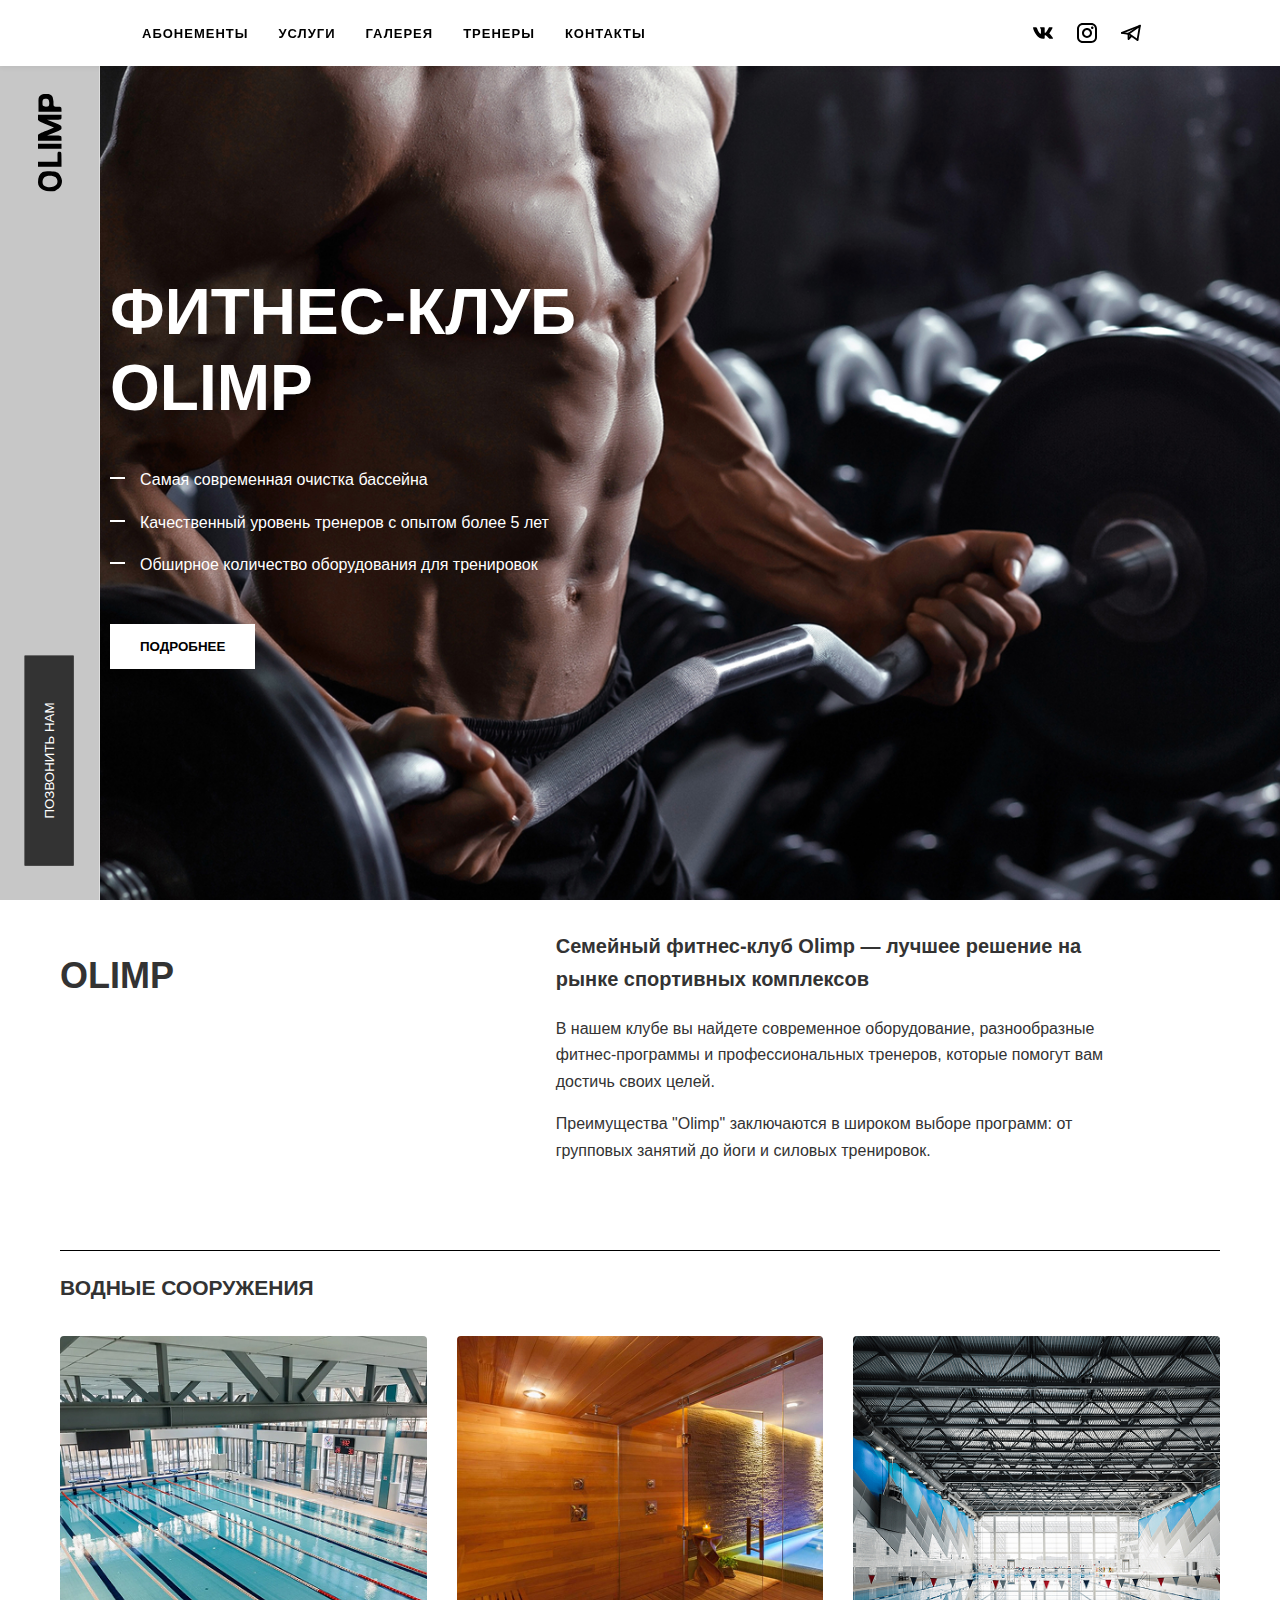
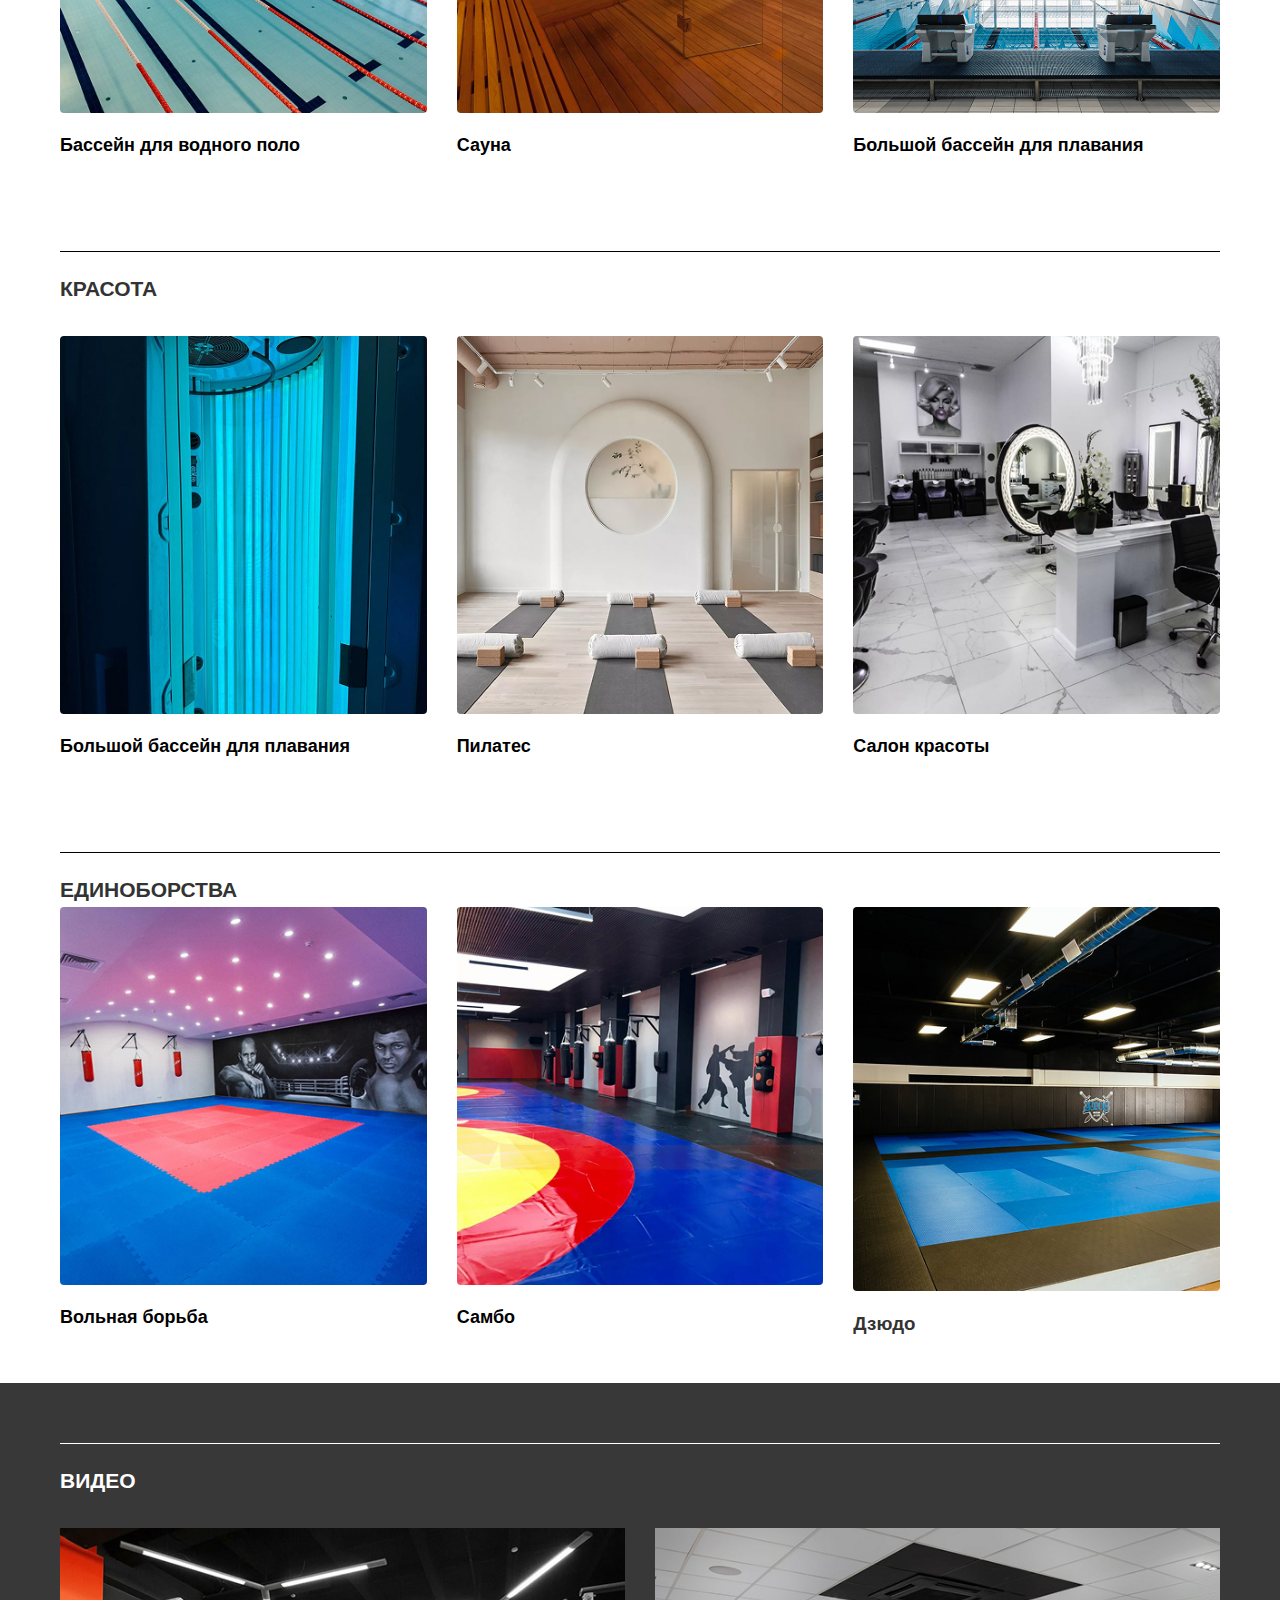
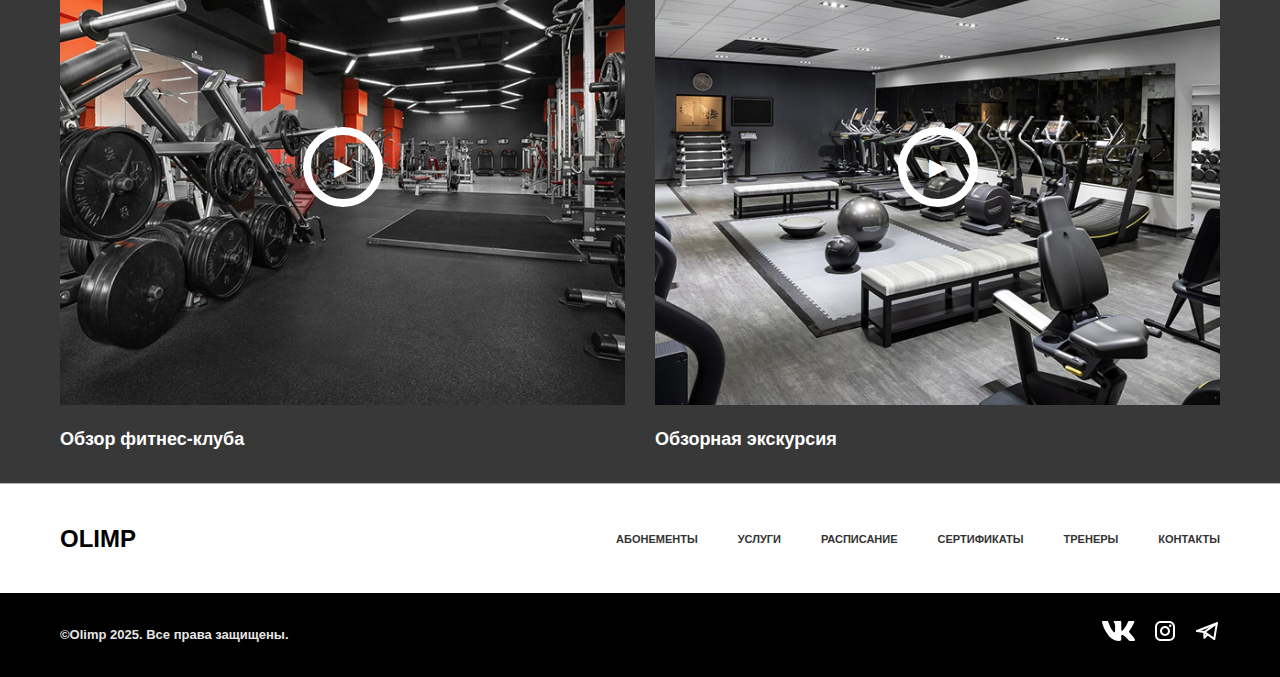
<file: index.html>
<!doctype html>
<html lang="ru">
<head>
    <meta charset="UTF-8">
    <meta name="viewport" content="width=device-width, initial-scale=1.0">
    <title>Фитнес клуб Olimp</title>
    <link rel="stylesheet" href="css/style.css">
</head>
<body>

<header class="main_header">
    <nav class="main_header_navigation">
        <button class="main_header_mobile_menu">
            <span class="main_header_mobile_menu__line"></span>
            <span class="main_header_mobile_menu__line"></span>
            <span class="main_header_mobile_menu__line"></span>
        </button>

        <ul class="main_menu">
            <li class="main_menu_item">
                <a href="abonement.html" class="main_menu_link">Абонементы</a>
            </li>
            <li class="main_menu_item">
                <a href="services.html" class="main_menu_link">Услуги</a>
            </li>
            <li class="main_menu_item">
                <a href="galery.html" class="main_menu_link">Галерея</a>
            </li>
            <li class="main_menu_item">
                <a href="trainer.html" class="main_menu_link">Тренеры</a>
            </li>
            <li class="main_menu_item">
                <a href="contact.html" class="main_menu_link">Контакты</a>
            </li>
        </ul>
    </nav>
    <ul class="soc_links">
        <li class="soc_links_item">
            <a href="#" class="soc_links_link">
                <svg viewBox="0 0 31 18" fill="none" xmlns="http://www.w3.org/2000/svg">
                    <path d="M29.7543 17.9985H26.36C25.0764 17.9985 24.6897 16.9823 22.3886 14.7319C20.3776 12.8376 19.5283 12.6021 19.0196 12.6021C18.3161 12.6021 18.1242 12.7911 18.1242 13.7375V16.7207C18.1242 17.5275 17.8565 18 15.6997 18C13.6073 17.8626 11.5783 17.2413 9.77973 16.1874C7.98116 15.1334 6.46451 13.6768 5.35471 11.9377C2.72051 8.73157 0.887109 4.96948 0 0.949989C0 0.452794 0.193365 0.00212003 1.16316 0.00212003H4.55448C5.4261 0.00212003 5.73995 0.381559 6.08206 1.25819C7.72863 5.99463 10.5384 10.1147 11.6792 10.1147C12.1165 10.1147 12.3069 9.92567 12.3069 8.86004V3.98113C12.1626 1.75539 10.9534 1.56785 10.9534 0.762451C10.9686 0.549967 11.0681 0.351681 11.2306 0.209711C11.393 0.0677407 11.6057 -0.00672888 11.8235 0.00212003H17.1544C17.8832 0.00212003 18.1242 0.356844 18.1242 1.20876V7.79442C18.1242 8.50532 18.4366 8.74083 18.6567 8.74083C19.094 8.74083 19.4302 8.50532 20.2319 7.72318C21.9497 5.6743 23.3536 3.39222 24.3996 0.948535C24.5062 0.654818 24.7083 0.403353 24.9751 0.232674C25.2419 0.0619958 25.5586 -0.0184818 25.8766 0.00357371H29.2694C30.2868 0.00357371 30.5025 0.500769 30.2868 1.21022C29.0525 3.91178 27.5256 6.47636 25.7323 8.86004C25.3664 9.40521 25.2207 9.6887 25.7323 10.3284C26.0685 10.8256 27.2584 11.7967 28.0572 12.7198C29.2203 13.8538 30.1857 15.1651 30.916 16.6015C31.2075 17.5261 30.7226 17.9985 29.7543 17.9985Z"
                          fill="black"/>
                </svg>
            </a>
        </li>
        <li class="soc_links_item">
            <a href="#" class="soc_links_link">
                <svg viewBox="0 0 20 20" fill="none" xmlns="http://www.w3.org/2000/svg">
                    <path d="M5.8 0H14.2C17.4 0 20 2.6 20 5.8V14.2C20 15.7383 19.3889 17.2135 18.3012 18.3012C17.2135 19.3889 15.7383 20 14.2 20H5.8C2.6 20 0 17.4 0 14.2V5.8C0 4.26174 0.61107 2.78649 1.69878 1.69878C2.78649 0.61107 4.26174 0 5.8 0ZM5.6 2C4.64522 2 3.72955 2.37928 3.05442 3.05442C2.37928 3.72955 2 4.64522 2 5.6V14.4C2 16.39 3.61 18 5.6 18H14.4C15.3548 18 16.2705 17.6207 16.9456 16.9456C17.6207 16.2705 18 15.3548 18 14.4V5.6C18 3.61 16.39 2 14.4 2H5.6ZM15.25 3.5C15.5815 3.5 15.8995 3.6317 16.1339 3.86612C16.3683 4.10054 16.5 4.41848 16.5 4.75C16.5 5.08152 16.3683 5.39946 16.1339 5.63388C15.8995 5.8683 15.5815 6 15.25 6C14.9185 6 14.6005 5.8683 14.3661 5.63388C14.1317 5.39946 14 5.08152 14 4.75C14 4.41848 14.1317 4.10054 14.3661 3.86612C14.6005 3.6317 14.9185 3.5 15.25 3.5ZM10 5C11.3261 5 12.5979 5.52678 13.5355 6.46447C14.4732 7.40215 15 8.67392 15 10C15 11.3261 14.4732 12.5979 13.5355 13.5355C12.5979 14.4732 11.3261 15 10 15C8.67392 15 7.40215 14.4732 6.46447 13.5355C5.52678 12.5979 5 11.3261 5 10C5 8.67392 5.52678 7.40215 6.46447 6.46447C7.40215 5.52678 8.67392 5 10 5ZM10 7C9.20435 7 8.44129 7.31607 7.87868 7.87868C7.31607 8.44129 7 9.20435 7 10C7 10.7956 7.31607 11.5587 7.87868 12.1213C8.44129 12.6839 9.20435 13 10 13C10.7956 13 11.5587 12.6839 12.1213 12.1213C12.6839 11.5587 13 10.7956 13 10C13 9.20435 12.6839 8.44129 12.1213 7.87868C11.5587 7.31607 10.7956 7 10 7Z"
                          fill="black"/>
                </svg>
            </a>
        </li>
        <li class="soc_links_item">
            <a href="#" class="soc_links_link">
                <svg viewBox="0 0 22 18" fill="none" xmlns="http://www.w3.org/2000/svg">
                    <path d="M18.1878 16.6255L20.7919 1.00049L8.29193 9.85465" stroke="black" stroke-width="2"
                          stroke-linecap="round" stroke-linejoin="round"/>
                    <path d="M20.7919 1.00049L1.00024 8.81299" stroke="black" stroke-width="2" stroke-linecap="round"
                          stroke-linejoin="round"/>
                    <path d="M18.1878 16.6253L8.29193 9.85449" stroke="black" stroke-width="2" stroke-linecap="round"
                          stroke-linejoin="round"/>
                    <path d="M1.00024 8.81299L8.29191 9.85465" stroke="black" stroke-width="2" stroke-linecap="round"
                          stroke-linejoin="round"/>
                    <path d="M11.4169 12.4587L8.29193 15.5837V9.85449" stroke="black" stroke-width="2"
                          stroke-linecap="round" stroke-linejoin="round"/>
                </svg>
            </a>
        </li>
    </ul>
</header>

<aside class="left_bar">
    <div class="left_bar_logo">
        <img src="img/logo.svg" alt="OLIMP Logo" class="logo_img_left">
    </div>
    <div class="button-wrapper">
        <button class="left_bar_button">Позвонить нам</button>
    </div>
</aside>

<section class="first_screen">
    <div class="container">
        <div class="first_screen_inner_wrapper">
            <h1 class="first_screen_heading">Фитнес-клуб Olimp</h1>
            <ul class="first_screen_list">
                <li class="first_screen_item">Самая современная очистка бассейна</li>
                <li class="first_screen_item">Качественный уровень тренеров с опытом более 5 лет</li>
                <li class="first_screen_item">Обширное количество оборудования для тренировок</li>
            </ul>
            <button class="first_screen_button">Подробнее</button>
        </div>
    </div>
</section>

<div class="container">
    <section class="about section_gap">
        <div class="row">
            <div class="col-lg-5 col-12">
                <h3 class="about_heading">Olimp</h3>
            </div>
            <div class="col-lg-6 col-12">
                <p class="about_lead">Семейный фитнес-клуб Olimp — лучшее решение на рынке спортивных комплексов</p>
                <p class="about_paragraph">В нашем клубе вы найдете современное оборудование, разнообразные фитнес-программы и профессиональных тренеров, которые помогут вам достичь своих целей.</p>
                <p class="about_paragraph">Преимущества "Olimp" заключаются в широком выборе программ: от групповых занятий до йоги и силовых тренировок.</p>
            </div>
        </div>
    </section>
</div>

<div class="container">
    <section class="category section_gap">
        <h2 class="category_main_heading">Водные сооружения</h2>
        <div class="row card_grid">
            <div class="col-lg-4 col-md-6 col-12">
                <div class="category_item">
                    <div class="card-image-wrapper">
                        <img src="img/Untitled/category_beuty.jpg" alt="Бассейн" class="img_responsive category_img">
                        <div class="category-card__overlay">
                            <p>Качественный уровень тренеров с опытом более 5 лет</p>
                            <p>Современное оборудование</p>
                        </div>
                    </div>
                    <h3 class="category_sub_heading">Бассейн для водного поло</h3>
                </div>
            </div>

            <div class="col-lg-4 col-md-6 col-12">
                <div class="category_item">
                    <div class="card-image-wrapper">
                        <img src="img/Untitled/category_ssaun.jpg" alt="Сауна" class="img_responsive category_img">
                        <div class="category-card__overlay">
                            <p>Индивидуальный подход</p>
                            <p>Групповые занятия</p>
                        </div>
                    </div>
                    <h3 class="category_sub_heading">Сауна</h3>
                </div>
            </div>

            <div class="col-lg-4 col-md-6 col-12">
                <div class="category_item">
                    <div class="card-image-wrapper">
                        <img src="img/Untitled/category_bas.jpg" alt="Бассейн" class="img_responsive category_img">
                        <div class="category-card__overlay">
                             <p>Массаж и SPA</p>
                            <p>Уход за лицом и телом</p>
                        </div>
                    </div>
                    <h3 class="category_sub_heading">Большой бассейн для плавания</h3>
                </div>
            </div>
        </div>

        <h2 class="category_main_heading">Красота</h2>
        <div class="row card_grid">
            <div class="col-lg-4 col-md-6 col-12">
                <div class="category_item">
                    <div class="card-image-wrapper">
                        <img src="img/Untitled/category_solar.jpg" alt="Солярий" class="img_responsive category_img">
                        <div class="category-card__overlay">
                            <p>Качественный уровень тренеров с опытом более 5 лет</p>
                            <p>Современное оборудование</p>
                        </div>
                    </div>
                    <h3 class="category_sub_heading">Большой бассейн для плавания</h3>
                </div>
            </div>

            <div class="col-lg-4 col-md-6 col-12">
                <div class="category_item">
                    <div class="card-image-wrapper">
                        <img src="img/Untitled/category_yoga.jpg" alt="Пилатес" class="img_responsive category_img">
                        <div class="category-card__overlay">
                            <p>Индивидуальный подход</p>
                            <p>Групповые занятия</p>
                        </div>
                    </div>
                    <h3 class="category_sub_heading">Пилатес</h3>
                </div>
            </div>

            <div class="col-lg-4 col-md-6 col-12">
                <div class="category_item">
                    <div class="card-image-wrapper">
                        <img src="img/Untitled/category_b.jpg" alt="Салон красоты" class="img_responsive category_img">
                        <div class="category-card__overlay">
                            <p>Массаж и SPA</p>
                            <p>Уход за лицом и телом</p>
                        </div>
                    </div>
                    <h3 class="category_sub_heading">Салон красоты</h3>
                </div>
            </div>
        </div>

        <h2 class="struggle_main_heading">Единоборства</h2>
        <div class="row card_grid">
            <div class="col-lg-4 col-md-6 col-12">
                <article class="category_item">
                    <div class="card-image-wrapper">
                        <img src="img/Untitled/category_sg.jpg" alt="Вольная борьба" class="img_responsive category_img">
                        <div class="category-card__overlay">
                            <p>Силовые тренировки</p>
                            <p>Опытные наставники</p>
                        </div>
                    </div>
                    <h3 class="category_sub_heading">Вольная борьба</h3>
                </article>
            </div>

            <div class="col-lg-4 col-md-6 col-12">
                <article class="struggle_item">
                    <div class="card-image-wrapper">
                        <img src="img/Untitled/category_sga.jpg" alt="Самбо" class="img_responsive category_img">
                        <div class="category-card__overlay">
                            <p>Качественный уровень тренеров с опытом более 5 лет</p>
                        </div>
                    </div>
                    <h3 class="category_sub_heading">Самбо</h3>
                </article>
            </div>
            <div class="col-lg-4 col-md-6 col-12">
                <article class="struggle_item">
                    <div class="card-image-wrapper">
                        <img src="img/Untitled/category_sgam.jpg" alt="Дзюдо" class="img_responsive category_img">
                        <div class="category-card__overlay">
                            <p>Качественный уровень тренеров с опытом более 5 лет</p>
                        </div>
                    </div>
                    <h3 class="struggle_sub_heading">Дзюдо</h3>
                </article>
            </div>
        </div>

    </section>
</div>

<section class="videos section_gap">
    <div class="container">
        <h2 class="videos_heading">Видео</h2>
        <div class="row">
            <div class="col-lg-6 col-12">
                <article class="videos_item">
                    <div class="video_wrapper">
                        <img src="img/videos/videos_second.jpg" alt="" class="img_responsive videos_preview">
                        <button class="videos_play">▶</button>
                    </div>
                    <h3 class="videos_video_heading">Обзор фитнес-клуба</h3>
                </article>
            </div>
            <div class="col-lg-6 col-12">
                <article class="videos_item">
                    <div class="video_wrapper">
                        <img src="img/videos/videos_first.jpg" alt="" class="img_responsive videos_preview">
                        <button class="videos_play">▶</button>
                    </div>
                    <h3 class="videos_video_heading">Обзорная экскурсия</h3>
                </article>
            </div>
        </div>
    </div>
</section>

<footer class="footer">
    <div class="footer__top">
        <div class="container footer__row">
            <div class="footer__logo">OLIMP</div>
            <nav class="footer__nav">
                <a href="#" class="footer__link">АБОНЕМЕНТЫ</a>
                <a href="#" class="footer__link">УСЛУГИ</a>
                <a href="#" class="footer__link">РАСПИСАНИЕ</a>
                <a href="#" class="footer__link">СЕРТИФИКАТЫ</a>
                <a href="#" class="footer__link">ТРЕНЕРЫ</a>
                <a href="#" class="footer__link">КОНТАКТЫ</a>
            </nav>
        </div>
    </div>

    <div class="footer__bottom">
        <div class="container footer__row footer__row--small">
            <p class="footer__copyright">©Olimp 2025. Все права защищены.</p>
            <div class="footer__socials">
                <a href="#" class="socials__icon"><img src="img/vk-w.svg" alt="vk"></a>
                <a href="#" class="socials__icon"><img src="img/instagram-w.svg" alt="instagram"></a>
                <a href="#" class="socials__icon"><img src="img/telegram-w.svg" alt="telegram"></a>
            </div>
        </div>
    </div>
</footer>

<script>document.addEventListener('DOMContentLoaded', function() {
    // Получаем элементы
    const burger = document.querySelector('.main_header_mobile_menu');
    const menu = document.querySelector('.main_header_navigation');
    const body = document.body;
    const links = document.querySelectorAll('.main_menu_link');

    // Функция клика по бургеру
    burger.addEventListener('click', function() {
        burger.classList.toggle('active');
        menu.classList.toggle('active');
        body.classList.toggle('lock'); // Блокируем скролл фона
    });

    // Закрываем меню при клике на любую ссылку
    links.forEach(function(link) {
        link.addEventListener('click', function() {
            burger.classList.remove('active');
            menu.classList.remove('active');
            body.classList.remove('lock');
        });
    });
});</script>
</body>
</html>
</file>
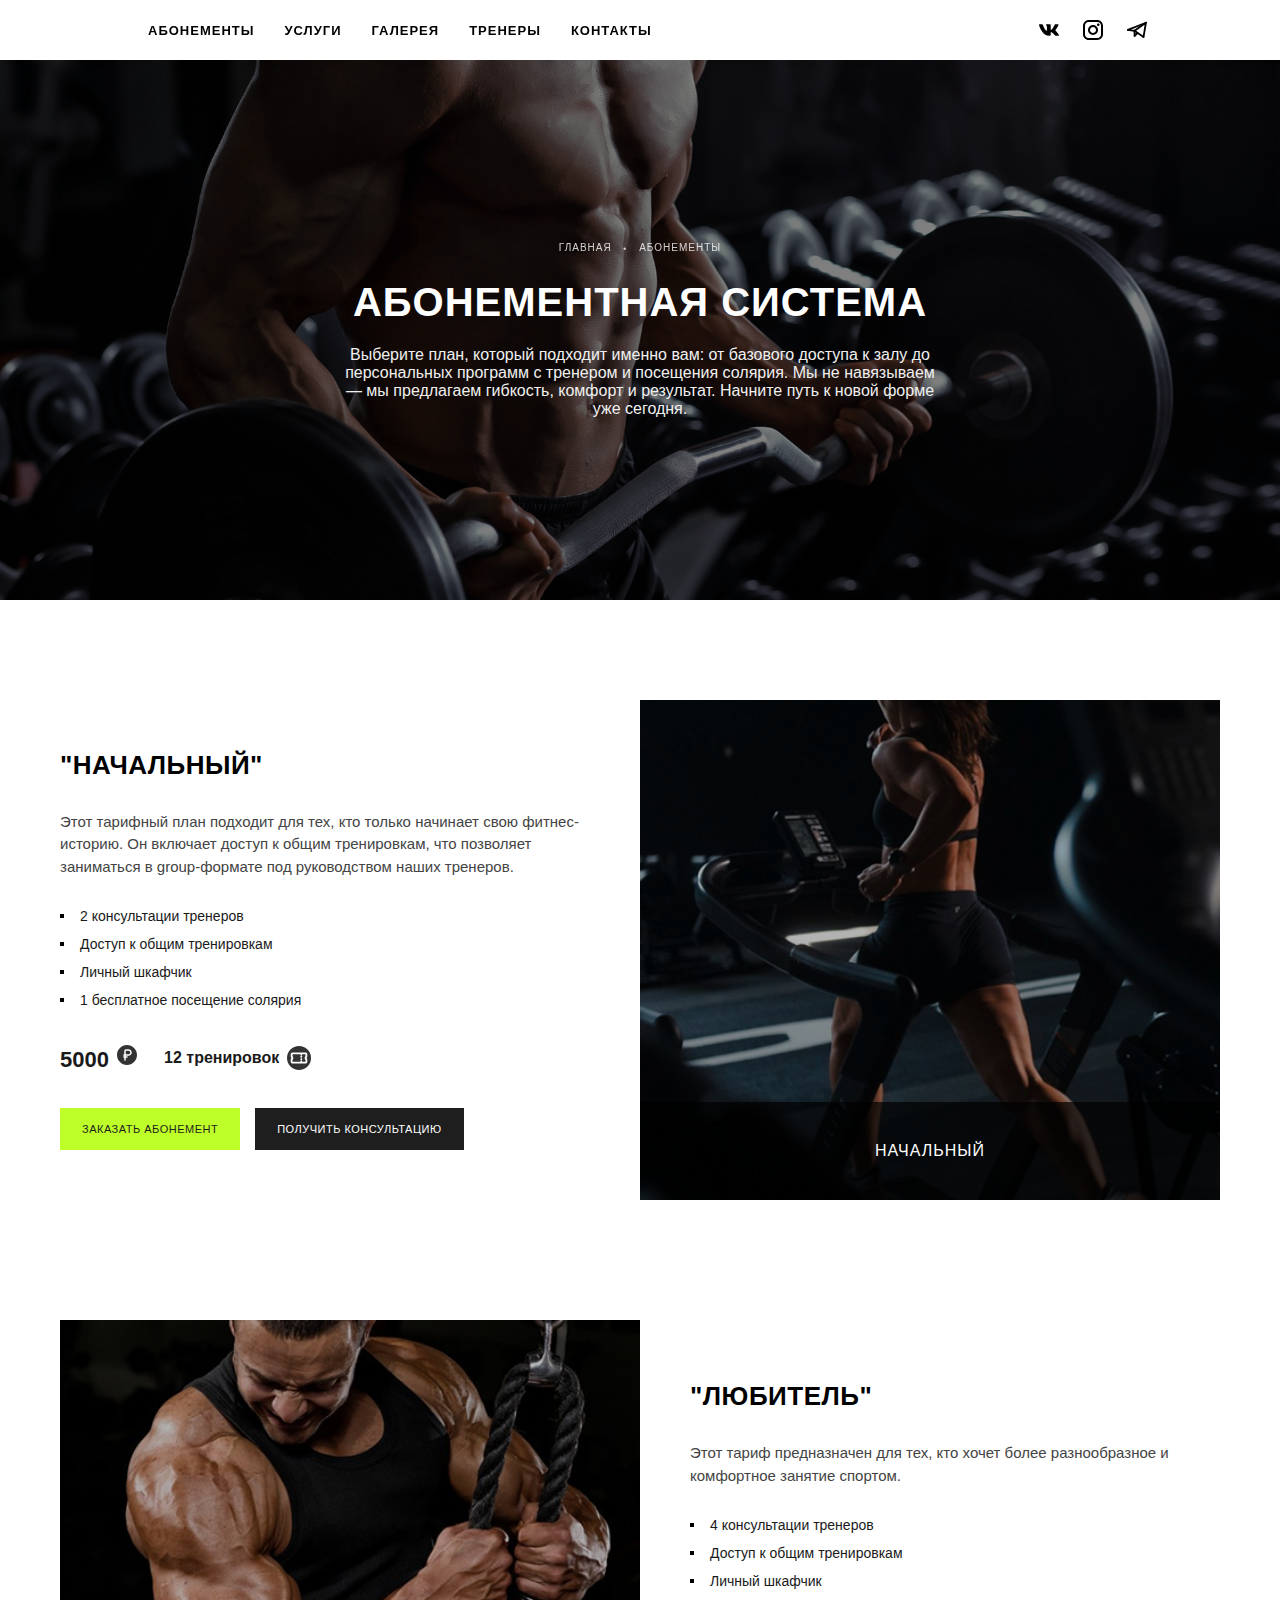
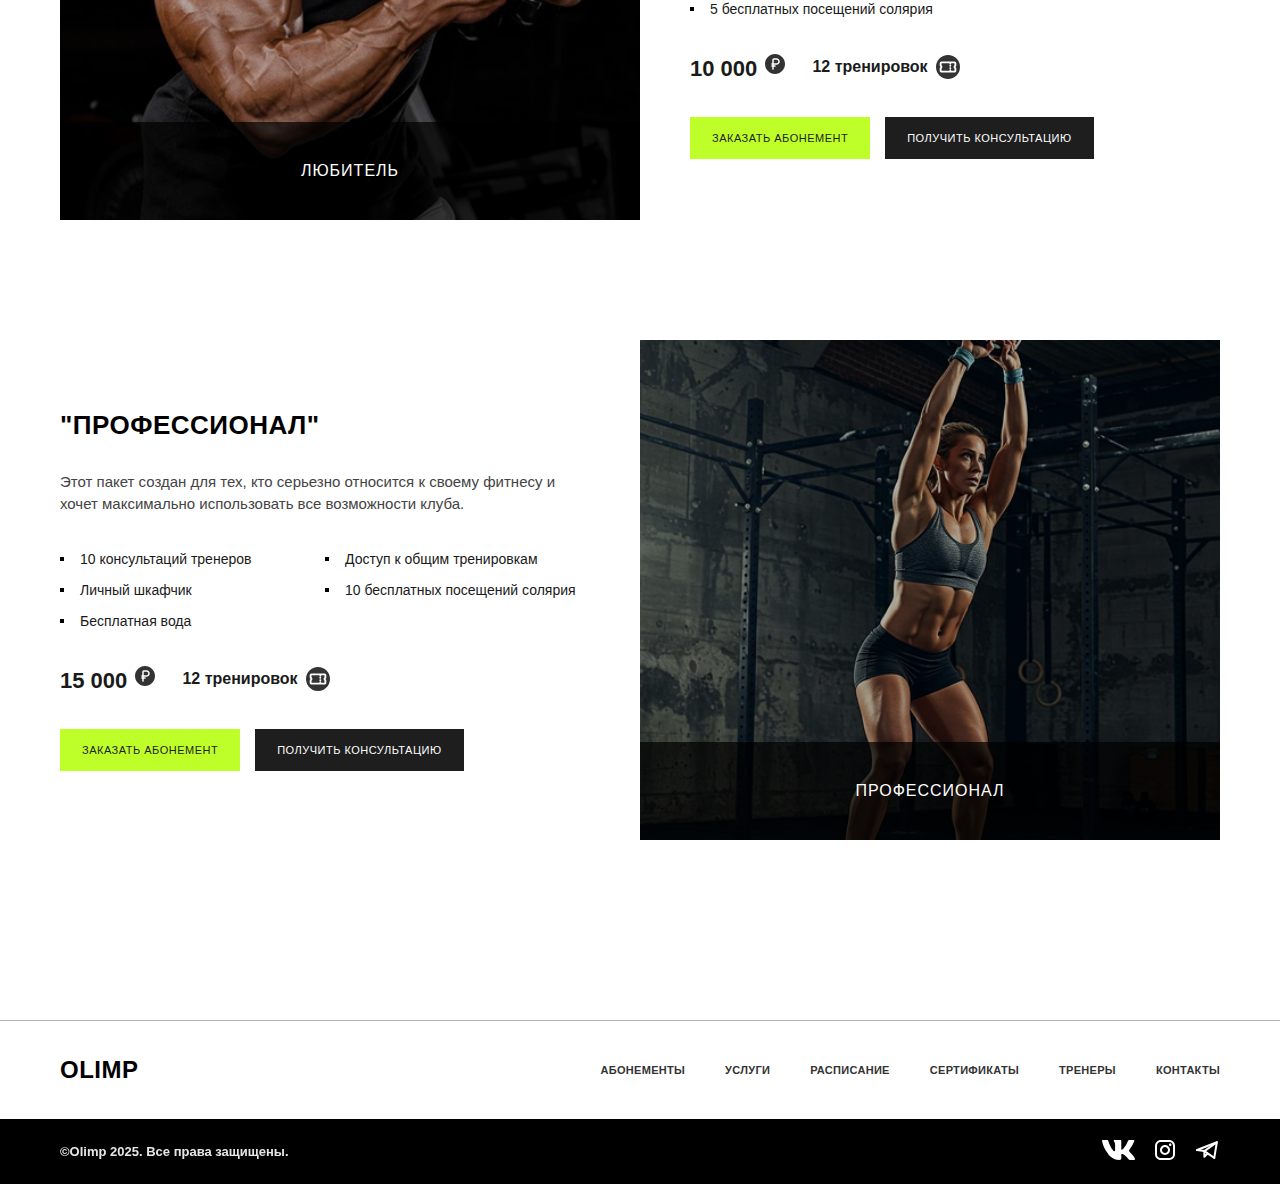
<file: abonement.html>
<!DOCTYPE html>
<html lang="ru">
<head>
    <meta charset="UTF-8">
    <meta name="viewport" content="width=device-width, initial-scale=1.0">
    <title>Абонементная система - OLIMP</title>
    <link rel="stylesheet" href="css/modal.css">
    <link rel="stylesheet" href="css/abonement.css">
</head>
<body>
<header class="main_header">
    <nav class="main_header_navigation">
        <button class="main_header_mobile_menu">
            <span class="main_header_mobile_menu__line"></span>
            <span class="main_header_mobile_menu__line"></span>
            <span class="main_header_mobile_menu__line"></span>
        </button>

        <ul class="main_menu">
            <li class="main_menu_item">
                <a href="abonement.html" class="main_menu_link">Абонементы</a>
            </li>
            <li class="main_menu_item">
                <a href="services.html" class="main_menu_link">Услуги</a>
            </li>
            <li class="main_menu_item">
                <a href="galery.html" class="main_menu_link">Галерея</a>
            </li>

            <li class="main_menu_item">
                <a href="trainer.html" class="main_menu_link">Тренеры</a>
            </li>
            <li class="main_menu_item">
                <a href="contact.html" class="main_menu_link">Контакты</a>
            </li>
        </ul>
    </nav>
    <ul class="soc_links">
        <li class="soc_links_item">
            <a href="#" class="soc_links_link">
                <svg viewBox="0 0 31 18" fill="none" xmlns="http://www.w3.org/2000/svg">
                    <path d="M29.7543 17.9985H26.36C25.0764 17.9985 24.6897 16.9823 22.3886 14.7319C20.3776 12.8376 19.5283 12.6021 19.0196 12.6021C18.3161 12.6021 18.1242 12.7911 18.1242 13.7375V16.7207C18.1242 17.5275 17.8565 18 15.6997 18C13.6073 17.8626 11.5783 17.2413 9.77973 16.1874C7.98116 15.1334 6.46451 13.6768 5.35471 11.9377C2.72051 8.73157 0.887109 4.96948 0 0.949989C0 0.452794 0.193365 0.00212003 1.16316 0.00212003H4.55448C5.4261 0.00212003 5.73995 0.381559 6.08206 1.25819C7.72863 5.99463 10.5384 10.1147 11.6792 10.1147C12.1165 10.1147 12.3069 9.92567 12.3069 8.86004V3.98113C12.1626 1.75539 10.9534 1.56785 10.9534 0.762451C10.9686 0.549967 11.0681 0.351681 11.2306 0.209711C11.393 0.0677407 11.6057 -0.00672888 11.8235 0.00212003H17.1544C17.8832 0.00212003 18.1242 0.356844 18.1242 1.20876V7.79442C18.1242 8.50532 18.4366 8.74083 18.6567 8.74083C19.094 8.74083 19.4302 8.50532 20.2319 7.72318C21.9497 5.6743 23.3536 3.39222 24.3996 0.948535C24.5062 0.654818 24.7083 0.403353 24.9751 0.232674C25.2419 0.0619958 25.5586 -0.0184818 25.8766 0.00357371H29.2694C30.2868 0.00357371 30.5025 0.500769 30.2868 1.21022C29.0525 3.91178 27.5256 6.47636 25.7323 8.86004C25.3664 9.40521 25.2207 9.6887 25.7323 10.3284C26.0685 10.8256 27.2584 11.7967 28.0572 12.7198C29.2203 13.8538 30.1857 15.1651 30.916 16.6015C31.2075 17.5261 30.7226 17.9985 29.7543 17.9985Z"
                          fill="black"/>
                </svg>
            </a>
        </li>
        <li class="soc_links_item">
            <a href="#" class="soc_links_link">
                <svg viewBox="0 0 20 20" fill="none" xmlns="http://www.w3.org/2000/svg">
                    <path d="M5.8 0H14.2C17.4 0 20 2.6 20 5.8V14.2C20 15.7383 19.3889 17.2135 18.3012 18.3012C17.2135 19.3889 15.7383 20 14.2 20H5.8C2.6 20 0 17.4 0 14.2V5.8C0 4.26174 0.61107 2.78649 1.69878 1.69878C2.78649 0.61107 4.26174 0 5.8 0ZM5.6 2C4.64522 2 3.72955 2.37928 3.05442 3.05442C2.37928 3.72955 2 4.64522 2 5.6V14.4C2 16.39 3.61 18 5.6 18H14.4C15.3548 18 16.2705 17.6207 16.9456 16.9456C17.6207 16.2705 18 15.3548 18 14.4V5.6C18 3.61 16.39 2 14.4 2H5.6ZM15.25 3.5C15.5815 3.5 15.8995 3.6317 16.1339 3.86612C16.3683 4.10054 16.5 4.41848 16.5 4.75C16.5 5.08152 16.3683 5.39946 16.1339 5.63388C15.8995 5.8683 15.5815 6 15.25 6C14.9185 6 14.6005 5.8683 14.3661 5.63388C14.1317 5.39946 14 5.08152 14 4.75C14 4.41848 14.1317 4.10054 14.3661 3.86612C14.6005 3.6317 14.9185 3.5 15.25 3.5ZM10 5C11.3261 5 12.5979 5.52678 13.5355 6.46447C14.4732 7.40215 15 8.67392 15 10C15 11.3261 14.4732 12.5979 13.5355 13.5355C12.5979 14.4732 11.3261 15 10 15C8.67392 15 7.40215 14.4732 6.46447 13.5355C5.52678 12.5979 5 11.3261 5 10C5 8.67392 5.52678 7.40215 6.46447 6.46447C7.40215 5.52678 8.67392 5 10 5ZM10 7C9.20435 7 8.44129 7.31607 7.87868 7.87868C7.31607 8.44129 7 9.20435 7 10C7 10.7956 7.31607 11.5587 7.87868 12.1213C8.44129 12.6839 9.20435 13 10 13C10.7956 13 11.5587 12.6839 12.1213 12.1213C12.6839 11.5587 13 10.7956 13 10C13 9.20435 12.6839 8.44129 12.1213 7.87868C11.5587 7.31607 10.7956 7 10 7Z"
                          fill="black"/>
                </svg>
            </a>
        </li>
        <li class="soc_links_item">
            <a href="#" class="soc_links_link">
                <svg viewBox="0 0 22 18" fill="none" xmlns="http://www.w3.org/2000/svg">
                    <path d="M18.1878 16.6255L20.7919 1.00049L8.29193 9.85465" stroke="black" stroke-width="2"
                          stroke-linecap="round" stroke-linejoin="round"/>
                    <path d="M20.7919 1.00049L1.00024 8.81299" stroke="black" stroke-width="2" stroke-linecap="round"
                          stroke-linejoin="round"/>
                    <path d="M18.1878 16.6253L8.29193 9.85449" stroke="black" stroke-width="2" stroke-linecap="round"
                          stroke-linejoin="round"/>
                    <path d="M1.00024 8.81299L8.29191 9.85465" stroke="black" stroke-width="2" stroke-linecap="round"
                          stroke-linejoin="round"/>
                    <path d="M11.4169 12.4587L8.29193 15.5837V9.85449" stroke="black" stroke-width="2"
                          stroke-linecap="round" stroke-linejoin="round"/>
                </svg>
            </a>
        </li>
    </ul>
</header>

<main>
    <section class="hero">
        <div class="hero__overlay"></div>
        <div class="container hero__content">
            <div class="breadcrumbs">
                <a href="index.html"><span class="breadcrumbs__item">Главная</span></a>
                <span class="breadcrumbs__separator">▪</span>
                <span class="breadcrumbs__item">Абонементы</span>
            </div>
            <h1 class="hero__title">АБОНЕМЕНТНАЯ СИСТЕМА</h1>
            <p class="hero__text">
                Выберите план, который подходит именно вам: от базового доступа к залу до персональных программ с
                тренером и посещения солярия. Мы не навязываем — мы предлагаем гибкость, комфорт и результат. Начните
                путь к новой форме уже сегодня.
            </p>
        </div>
    </section>

    <DIV class="tariffs">
        <div class="container">

            <article class="tariff">
                <div class="tariff__content">
                    <h2 class="tariff__title">"НАЧАЛЬНЫЙ"</h2>
                    <p class="tariff__desc">
                        Этот тарифный план подходит для тех, кто только начинает свою фитнес-историю. Он включает доступ
                        к общим тренировкам, что позволяет заниматься в group-формате под руководством наших тренеров.
                    </p>
                    <ul class="tariff__list">
                        <li class="tariff__item">2 консультации тренеров</li>
                        <li class="tariff__item">Доступ к общим тренировкам</li>
                        <li class="tariff__item">Личный шкафчик</li>
                        <li class="tariff__item">1 бесплатное посещение солярия</li>
                    </ul>
                    <div class="tariff__price-row">
                        <span class="tariff__price">5000 <img src="img/money.svg" alt="money"></span>
                        <span class="tariff__details">
                                12 тренировок <img src="img/pepicons-pop_ticket-circle-filled.svg" alt="pepicoins">
                            </span>
                    </div>
                    <div class="tariff__buttons">
                        <button class="btn btn--lime open-modal-btn">ЗАКАЗАТЬ АБОНЕМЕНТ</button>
                        <button class="btn btn--grey">ПОЛУЧИТЬ КОНСУЛЬТАЦИЮ</button>
                    </div>
                </div>
                <div class="tariff__visual">
                    <img src="img/woman.png" alt="Начальный" class="tariff__img">
                    <span class="tariff__label">НАЧАЛЬНЫЙ</span>
                </div>
            </article>

            <article class="tariff tariff--reverse">
                <div class="tariff__content">
                    <h2 class="tariff__title">"ЛЮБИТЕЛЬ"</h2>
                    <p class="tariff__desc">
                        Этот тариф предназначен для тех, кто хочет более разнообразное и комфортное занятие спортом.
                    </p>
                    <ul class="tariff__list">
                        <li class="tariff__item">4 консультации тренеров</li>
                        <li class="tariff__item">Доступ к общим тренировкам</li>
                        <li class="tariff__item">Личный шкафчик</li>
                        <li class="tariff__item">5 бесплатных посещений солярия</li>
                    </ul>
                    <div class="tariff__price-row">
                        <span class="tariff__price">10 000 <img src="img/money.svg" alt="money"></span>
                        <span class="tariff__details">
                                12 тренировок <img src="img/pepicons-pop_ticket-circle-filled.svg" alt="pepicoins">
                            </span>
                    </div>
                    <div class="tariff__buttons">
                        <button class="btn btn--lime open-modal-btn">ЗАКАЗАТЬ АБОНЕМЕНТ</button>
                        <button class="btn btn--grey">ПОЛУЧИТЬ КОНСУЛЬТАЦИЮ</button>
                    </div>
                </div>
                <div class="tariff__visual">
                    <img src="img/sexman.png" alt="Любитель" class="tariff__img">
                    <span class="tariff__label">ЛЮБИТЕЛЬ</span>
                </div>
            </article>

            <article class="tariff">
                <div class="tariff__content">
                    <h2 class="tariff__title">"ПРОФЕССИОНАЛ"</h2>
                    <p class="tariff__desc">
                        Этот пакет создан для тех, кто серьезно относится к своему фитнесу и хочет максимально
                        использовать все возможности клуба.
                    </p>
                    <ul class="tariff__list tariff__list--grid">
                        <li class="tariff__item">10 консультаций тренеров</li>
                        <li class="tariff__item">Доступ к общим тренировкам</li>
                        <li class="tariff__item">Личный шкафчик</li>
                        <li class="tariff__item">10 бесплатных посещений солярия</li>
                        <li class="tariff__item">Бесплатная вода</li>
                    </ul>
                    <div class="tariff__price-row">
                        <span class="tariff__price">15 000 <img src="img/money.svg" alt="money"></span>
                        <span class="tariff__details">
                                12 тренировок <img src="img/pepicons-pop_ticket-circle-filled.svg"
                                                   alt="pepicoins"></span>
                    </div>
                    <div class="tariff__buttons">
                        <button class="btn btn--lime open-modal-btn">ЗАКАЗАТЬ АБОНЕМЕНТ</button>
                        <button class="btn btn--grey">ПОЛУЧИТЬ КОНСУЛЬТАЦИЮ</button>
                    </div>
                </div>
                <div class="tariff__visual">
                    <img src="img/sexwoman.png" alt="Профессионал" class="tariff__img">
                    <span class="tariff__label">ПРОФЕССИОНАЛ</span>
                </div>
            </article>

        </div>
    </DIV>
</main>

<footer class="footer">
    <div class="footer__top">
        <div class="container footer__row">
            <div class="footer__logo">OLIMP</div>
            <nav class="footer__nav">
                <a href="#" class="footer__link">АБОНЕМЕНТЫ</a>
                <a href="#" class="footer__link">УСЛУГИ</a>
                <a href="#" class="footer__link">РАСПИСАНИЕ</a>
                <a href="#" class="footer__link">СЕРТИФИКАТЫ</a>
                <a href="#" class="footer__link">ТРЕНЕРЫ</a>
                <a href="#" class="footer__link">КОНТАКТЫ</a>
            </nav>
        </div>
    </div>

    <div class="footer__bottom">
        <div class="container footer__row footer__row--small">
            <p class="footer__copyright">©Olimp 2025. Все права защищены.</p>
            <div class="footer__socials">
                <a href="#" class="socials__icon"><img src="img/vk-w.svg" alt="vk"></a>
                <a href="#" class="socials__icon"><img src="img/instagram-w.svg" alt="instagram"></a>
                <a href="#" class="socials__icon"><img src="img/telegram-w.svg" alt="telegram"></a>
            </div>
        </div>
    </div>
</footer>
<div id="subscriptionModal" class="modal-overlay">
    <div class="modal-container">
        <button type="button" class="modal-close">×</button>

        <div class="modal-header">
            Закажите абонемент <span id="modalTariffName"></span>, заполнив форму. Наш менеджер свяжется с вами чтобы обсудить вопросы покупки
        </div>

        <form id="subscriptionForm">
            <div class="form-row">
                <div class="form-col">
                    <label for="modalName" class="modal-label">Имя</label>
                    <input type="text" id="modalName" name="name" class="modal-input" required>
                </div>
                <div class="form-col">
                    <label for="modalPhone" class="modal-label">Телефон</label>
                    <input type="tel" id="modalPhone" name="phone" class="modal-input" required>
                </div>
            </div>

            <div class="form-group">
                <label for="modalComment" class="modal-label">Комментарий</label>
                <textarea id="modalComment" name="comment" class="modal-textarea"></textarea>
            </div>

            <input type="hidden" id="selectedTariff" name="tariff">

            <button type="submit" class="modal-submit">Заказать абонемент</button>
        </form>
    </div>
</div>

<script>
    document.addEventListener('DOMContentLoaded', () => {
        // Мобильное меню (ваш существующий код)
        const menuBtn = document.querySelector('.main_header_mobile_menu');
        const menu = document.querySelector('.main_menu');
        if (menuBtn && menu) {
            menuBtn.addEventListener('click', () => {
                menu.classList.toggle('active');
                menuBtn.classList.toggle('active');
                document.body.style.overflow = menu.classList.contains('active') ? 'hidden' : '';
            });

            document.querySelectorAll('.main_menu_link').forEach(link => {
                link.addEventListener('click', () => {
                    menu.classList.remove('active');
                    menuBtn.classList.remove('active');
                    document.body.style.overflow = '';
                });
            });
        }

        // Модальное окно для заказа абонемента
        const modal = document.getElementById('subscriptionModal');
        const openModalBtns = document.querySelectorAll('.open-modal-btn');
        const closeModalBtn = document.querySelector('.modal-close');
        const modalTariffName = document.getElementById('modalTariffName');
        const selectedTariffInput = document.getElementById('selectedTariff');
        const subscriptionForm = document.getElementById('subscriptionForm');

        // Открытие модального окна
        openModalBtns.forEach(btn => {
            btn.addEventListener('click', () => {
                const tariffName = btn.getAttribute('data-tariff');
                modalTariffName.textContent = tariffName;
                selectedTariffInput.value = tariffName;
                modal.classList.add('active');
                document.body.style.overflow = 'hidden'; // Блокируем скролл страницы
            });
        });

        // Закрытие модального окна
        closeModalBtn.addEventListener('click', () => {
            modal.classList.remove('active');
            document.body.style.overflow = ''; // Восстанавливаем скролл
        });

        // Закрытие модального окна при клике на оверлей
        modal.addEventListener('click', (e) => {
            if (e.target === modal) {
                modal.classList.remove('active');
                document.body.style.overflow = '';
            }
        });

        // Закрытие модального окна по клавише Esc
        document.addEventListener('keydown', (e) => {
            if (e.key === 'Escape' && modal.classList.contains('active')) {
                modal.classList.remove('active');
                document.body.style.overflow = '';
            }
        });

        // Обработка отправки формы
        subscriptionForm.addEventListener('submit', (e) => {
            e.preventDefault();

            // Собираем данные формы
            const formData = new FormData(subscriptionForm);
            const data = Object.fromEntries(formData);

            // Здесь можно добавить отправку данных на сервер
            console.log('Данные формы:', data);

            // Показываем сообщение об успехе (замените на реальную отправку)
            alert(`Спасибо! Ваша заявка на абонемент "${data.tariff}" принята. Мы свяжемся с вами в ближайшее время.`);

            // Закрываем модальное окно
            modal.classList.remove('active');
            document.body.style.overflow = '';

            // Очищаем форму
            subscriptionForm.reset();
        });

        // Маска для телефона (опционально)
        const phoneInput = document.getElementById('modalPhone');
        if (phoneInput) {
            phoneInput.addEventListener('input', function(e) {
                let value = this.value.replace(/\D/g, '');

                if (value.length > 0) {
                    if (value[0] === '7' || value[0] === '8') {
                        value = value.substring(1);
                    }

                    let formatted = '+7 ';

                    if (value.length > 0) {
                        formatted += '(' + value.substring(0, 3);
                    }
                    if (value.length >= 4) {
                        formatted += ') ' + value.substring(3, 6);
                    }
                    if (value.length >= 7) {
                        formatted += '-' + value.substring(6, 8);
                    }
                    if (value.length >= 9) {
                        formatted += '-' + value.substring(8, 10);
                    }

                    this.value = formatted;
                }
            });
        }
    });
    document.addEventListener('DOMContentLoaded', () => {
        const menuBtn = document.querySelector('.main_header_mobile_menu');
        const menu = document.querySelector('.main_menu');
        menuBtn.addEventListener('click', () => {
            menu.classList.toggle('active');
            menuBtn.classList.toggle('active');
            document.body.style.overflow = menu.classList.contains('active') ? 'hidden' : '';
        });

        document.querySelectorAll('.main_menu_link').forEach(link => {
            link.addEventListener('click', () => {
                menu.classList.remove('active');
                menuBtn.classList.remove('active');
                document.body.style.overflow = '';
            });
        });
    });
</script>
</body>
</html>
</file>
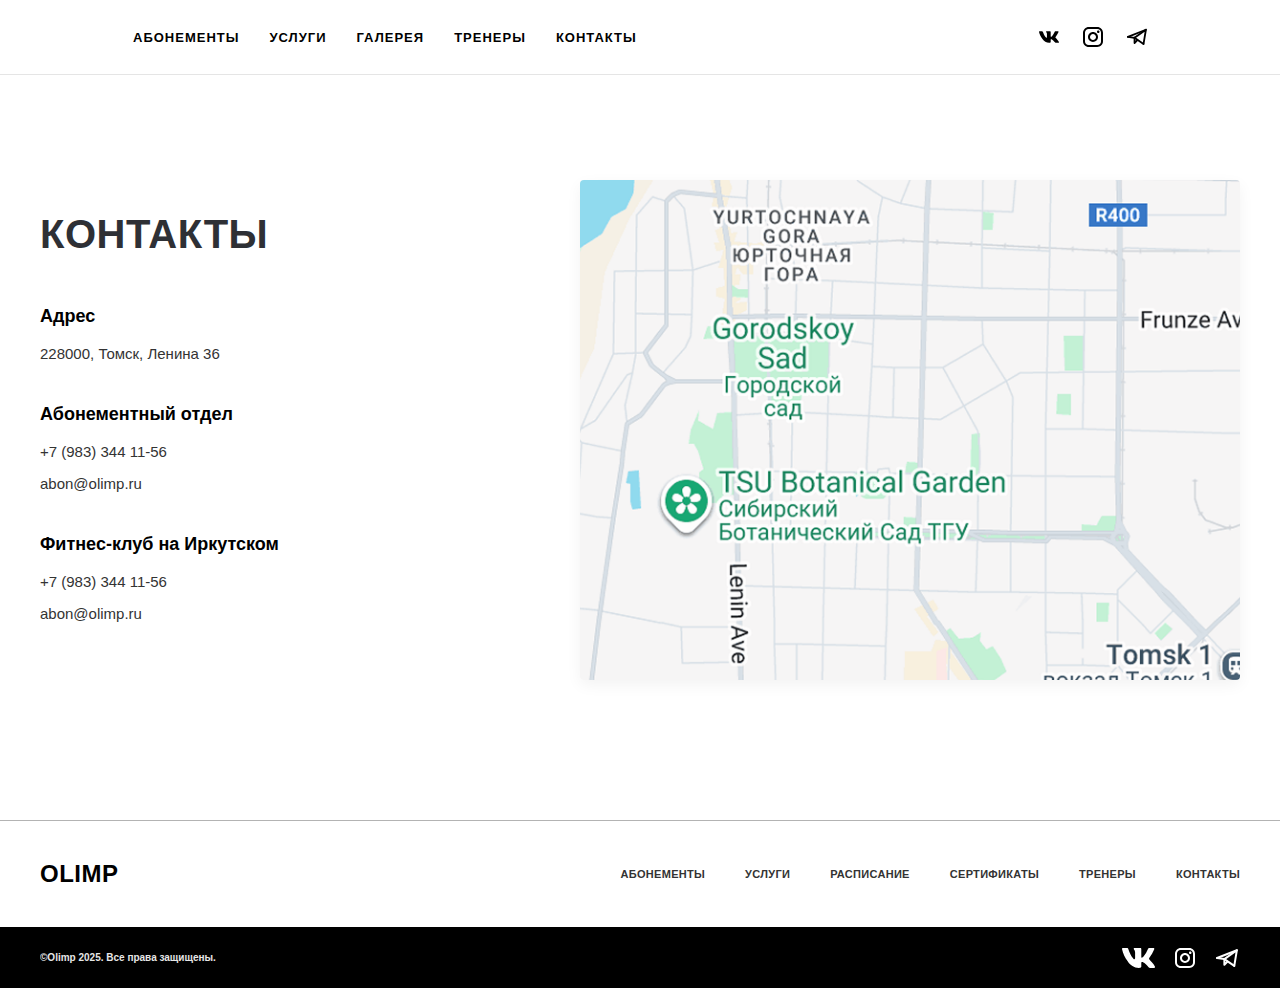
<file: contact.html>
<!DOCTYPE html>
<html lang="ru">
<head>
    <meta charset="UTF-8">
    <meta name="viewport" content="width=device-width, initial-scale=1.0">
    <title>Контакты - OLIMP</title>
    <link rel="stylesheet" href="css/contact.css">
</head>
<body>
<header class="main_header">
    <nav class="main_header_navigation">
        <button class="main_header_mobile_menu">
            <span class="main_header_mobile_menu__line"></span>
            <span class="main_header_mobile_menu__line"></span>
            <span class="main_header_mobile_menu__line"></span>
        </button>


        <ul class="main_menu">
            <li class="main_menu_item">
                <a href="abonement.html" class="main_menu_link">Абонементы</a>
            </li>
            <li class="main_menu_item">
                <a href="services.html" class="main_menu_link">Услуги</a>
            </li>
            <li class="main_menu_item">
                <a href="galery.html" class="main_menu_link">Галерея</a>
            </li>

            <li class="main_menu_item">
                <a href="trainer.html" class="main_menu_link">Тренеры</a>
            </li>
            <li class="main_menu_item">
                <a href="contact.html" class="main_menu_link">Контакты</a>
            </li>
        </ul>
    </nav>
    <ul class="soc_links">
        <li class="soc_links_item">
            <a href="#" class="soc_links_link">
                <svg viewBox="0 0 31 18" fill="none" xmlns="http://www.w3.org/2000/svg">
                    <path d="M29.7543 17.9985H26.36C25.0764 17.9985 24.6897 16.9823 22.3886 14.7319C20.3776 12.8376 19.5283 12.6021 19.0196 12.6021C18.3161 12.6021 18.1242 12.7911 18.1242 13.7375V16.7207C18.1242 17.5275 17.8565 18 15.6997 18C13.6073 17.8626 11.5783 17.2413 9.77973 16.1874C7.98116 15.1334 6.46451 13.6768 5.35471 11.9377C2.72051 8.73157 0.887109 4.96948 0 0.949989C0 0.452794 0.193365 0.00212003 1.16316 0.00212003H4.55448C5.4261 0.00212003 5.73995 0.381559 6.08206 1.25819C7.72863 5.99463 10.5384 10.1147 11.6792 10.1147C12.1165 10.1147 12.3069 9.92567 12.3069 8.86004V3.98113C12.1626 1.75539 10.9534 1.56785 10.9534 0.762451C10.9686 0.549967 11.0681 0.351681 11.2306 0.209711C11.393 0.0677407 11.6057 -0.00672888 11.8235 0.00212003H17.1544C17.8832 0.00212003 18.1242 0.356844 18.1242 1.20876V7.79442C18.1242 8.50532 18.4366 8.74083 18.6567 8.74083C19.094 8.74083 19.4302 8.50532 20.2319 7.72318C21.9497 5.6743 23.3536 3.39222 24.3996 0.948535C24.5062 0.654818 24.7083 0.403353 24.9751 0.232674C25.2419 0.0619958 25.5586 -0.0184818 25.8766 0.00357371H29.2694C30.2868 0.00357371 30.5025 0.500769 30.2868 1.21022C29.0525 3.91178 27.5256 6.47636 25.7323 8.86004C25.3664 9.40521 25.2207 9.6887 25.7323 10.3284C26.0685 10.8256 27.2584 11.7967 28.0572 12.7198C29.2203 13.8538 30.1857 15.1651 30.916 16.6015C31.2075 17.5261 30.7226 17.9985 29.7543 17.9985Z"
                          fill="black"/>
                </svg>
            </a>
        </li>
        <li class="soc_links_item">
            <a href="#" class="soc_links_link">
                <svg viewBox="0 0 20 20" fill="none" xmlns="http://www.w3.org/2000/svg">
                    <path d="M5.8 0H14.2C17.4 0 20 2.6 20 5.8V14.2C20 15.7383 19.3889 17.2135 18.3012 18.3012C17.2135 19.3889 15.7383 20 14.2 20H5.8C2.6 20 0 17.4 0 14.2V5.8C0 4.26174 0.61107 2.78649 1.69878 1.69878C2.78649 0.61107 4.26174 0 5.8 0ZM5.6 2C4.64522 2 3.72955 2.37928 3.05442 3.05442C2.37928 3.72955 2 4.64522 2 5.6V14.4C2 16.39 3.61 18 5.6 18H14.4C15.3548 18 16.2705 17.6207 16.9456 16.9456C17.6207 16.2705 18 15.3548 18 14.4V5.6C18 3.61 16.39 2 14.4 2H5.6ZM15.25 3.5C15.5815 3.5 15.8995 3.6317 16.1339 3.86612C16.3683 4.10054 16.5 4.41848 16.5 4.75C16.5 5.08152 16.3683 5.39946 16.1339 5.63388C15.8995 5.8683 15.5815 6 15.25 6C14.9185 6 14.6005 5.8683 14.3661 5.63388C14.1317 5.39946 14 5.08152 14 4.75C14 4.41848 14.1317 4.10054 14.3661 3.86612C14.6005 3.6317 14.9185 3.5 15.25 3.5ZM10 5C11.3261 5 12.5979 5.52678 13.5355 6.46447C14.4732 7.40215 15 8.67392 15 10C15 11.3261 14.4732 12.5979 13.5355 13.5355C12.5979 14.4732 11.3261 15 10 15C8.67392 15 7.40215 14.4732 6.46447 13.5355C5.52678 12.5979 5 11.3261 5 10C5 8.67392 5.52678 7.40215 6.46447 6.46447C7.40215 5.52678 8.67392 5 10 5ZM10 7C9.20435 7 8.44129 7.31607 7.87868 7.87868C7.31607 8.44129 7 9.20435 7 10C7 10.7956 7.31607 11.5587 7.87868 12.1213C8.44129 12.6839 9.20435 13 10 13C10.7956 13 11.5587 12.6839 12.1213 12.1213C12.6839 11.5587 13 10.7956 13 10C13 9.20435 12.6839 8.44129 12.1213 7.87868C11.5587 7.31607 10.7956 7 10 7Z"
                          fill="black"/>
                </svg>
            </a>
        </li>
        <li class="soc_links_item">
            <a href="#" class="soc_links_link">
                <svg viewBox="0 0 22 18" fill="none" xmlns="http://www.w3.org/2000/svg">
                    <path d="M18.1878 16.6255L20.7919 1.00049L8.29193 9.85465" stroke="black" stroke-width="2"
                          stroke-linecap="round" stroke-linejoin="round"/>
                    <path d="M20.7919 1.00049L1.00024 8.81299" stroke="black" stroke-width="2" stroke-linecap="round"
                          stroke-linejoin="round"/>
                    <path d="M18.1878 16.6253L8.29193 9.85449" stroke="black" stroke-width="2" stroke-linecap="round"
                          stroke-linejoin="round"/>
                    <path d="M1.00024 8.81299L8.29191 9.85465" stroke="black" stroke-width="2" stroke-linecap="round"
                          stroke-linejoin="round"/>
                    <path d="M11.4169 12.4587L8.29193 15.5837V9.85449" stroke="black" stroke-width="2"
                          stroke-linecap="round" stroke-linejoin="round"/>
                </svg>
            </a>
        </li>
    </ul>
</header>

<main class="main">
    <section class="contacts">
        <div class="container contacts__container">
            <div class="contacts__info">
                <h1 class="contacts__title">КОНТАКТЫ</h1>

                <div class="contacts__block">
                    <h3 class="contacts__subtitle">Адрес</h3>
                    <p class="contacts__text">228000, Томск, Ленина 36</p>
                </div>

                <div class="contacts__block">
                    <h3 class="contacts__subtitle">Абонементный отдел</h3>
                    <a href="tel:+79833441156" class="contacts__link">+7 (983) 344 11-56</a>
                    <a href="mailto:abon@olimp.ru" class="contacts__link">abon@olimp.ru</a>
                </div>

                <div class="contacts__block">
                    <h3 class="contacts__subtitle">Фитнес-клуб на Иркутском</h3>
                    <a href="tel:+79833441156" class="contacts__link">+7 (983) 344 11-56</a>
                    <a href="mailto:abon@olimp.ru" class="contacts__link">abon@olimp.ru</a>
                </div>
            </div>

            <div class="contacts__map-wrapper">
                <img src="img/map.png" alt="Карта Томска" class="contacts__map-img">
            </div>
        </div>
    </section>
</main>

<footer class="footer">
    <div class="footer__top">
        <div class="container footer__row">
            <div class="footer__logo">OLIMP</div>
            <nav class="footer__nav">
                <a href="#" class="footer__link">АБОНЕМЕНТЫ</a>
                <a href="#" class="footer__link">УСЛУГИ</a>
                <a href="#" class="footer__link">РАСПИСАНИЕ</a>
                <a href="#" class="footer__link">СЕРТИФИКАТЫ</a>
                <a href="#" class="footer__link">ТРЕНЕРЫ</a>
                <a href="#" class="footer__link">КОНТАКТЫ</a>
            </nav>
        </div>
    </div>

    <div class="footer__bottom">
        <div class="container footer__row footer__row--small">
            <p class="footer__copyright">©Olimp 2025. Все права защищены.</p>
            <div class="footer__socials">
                <a href="#" class="socials__icon"><img src="img/vk-w.svg" alt="vk"></a>
                <a href="#" class="socials__icon"><img src="img/instagram-w.svg" alt="instagram"></a>
                <a href="#" class="socials__icon"><img src="img/telegram-w.svg" alt="telegram"></a>
            </div>
        </div>
    </div>
</footer>

<script>
    document.addEventListener('DOMContentLoaded', () => {
        const menuBtn = document.querySelector('.main_header_mobile_menu');
        const menu = document.querySelector('.main_menu');

        menuBtn.addEventListener('click', () => {
            menu.classList.toggle('active');
            menuBtn.classList.toggle('active');

            document.body.style.overflow = menu.classList.contains('active') ? 'hidden' : '';
        });

        document.querySelectorAll('.main_menu_link').forEach(link => {
            link.addEventListener('click', () => {
                menu.classList.remove('active');
                menuBtn.classList.remove('active');
                document.body.style.overflow = '';
            });
        });
    });
</script>
</body>
</html>
</file>
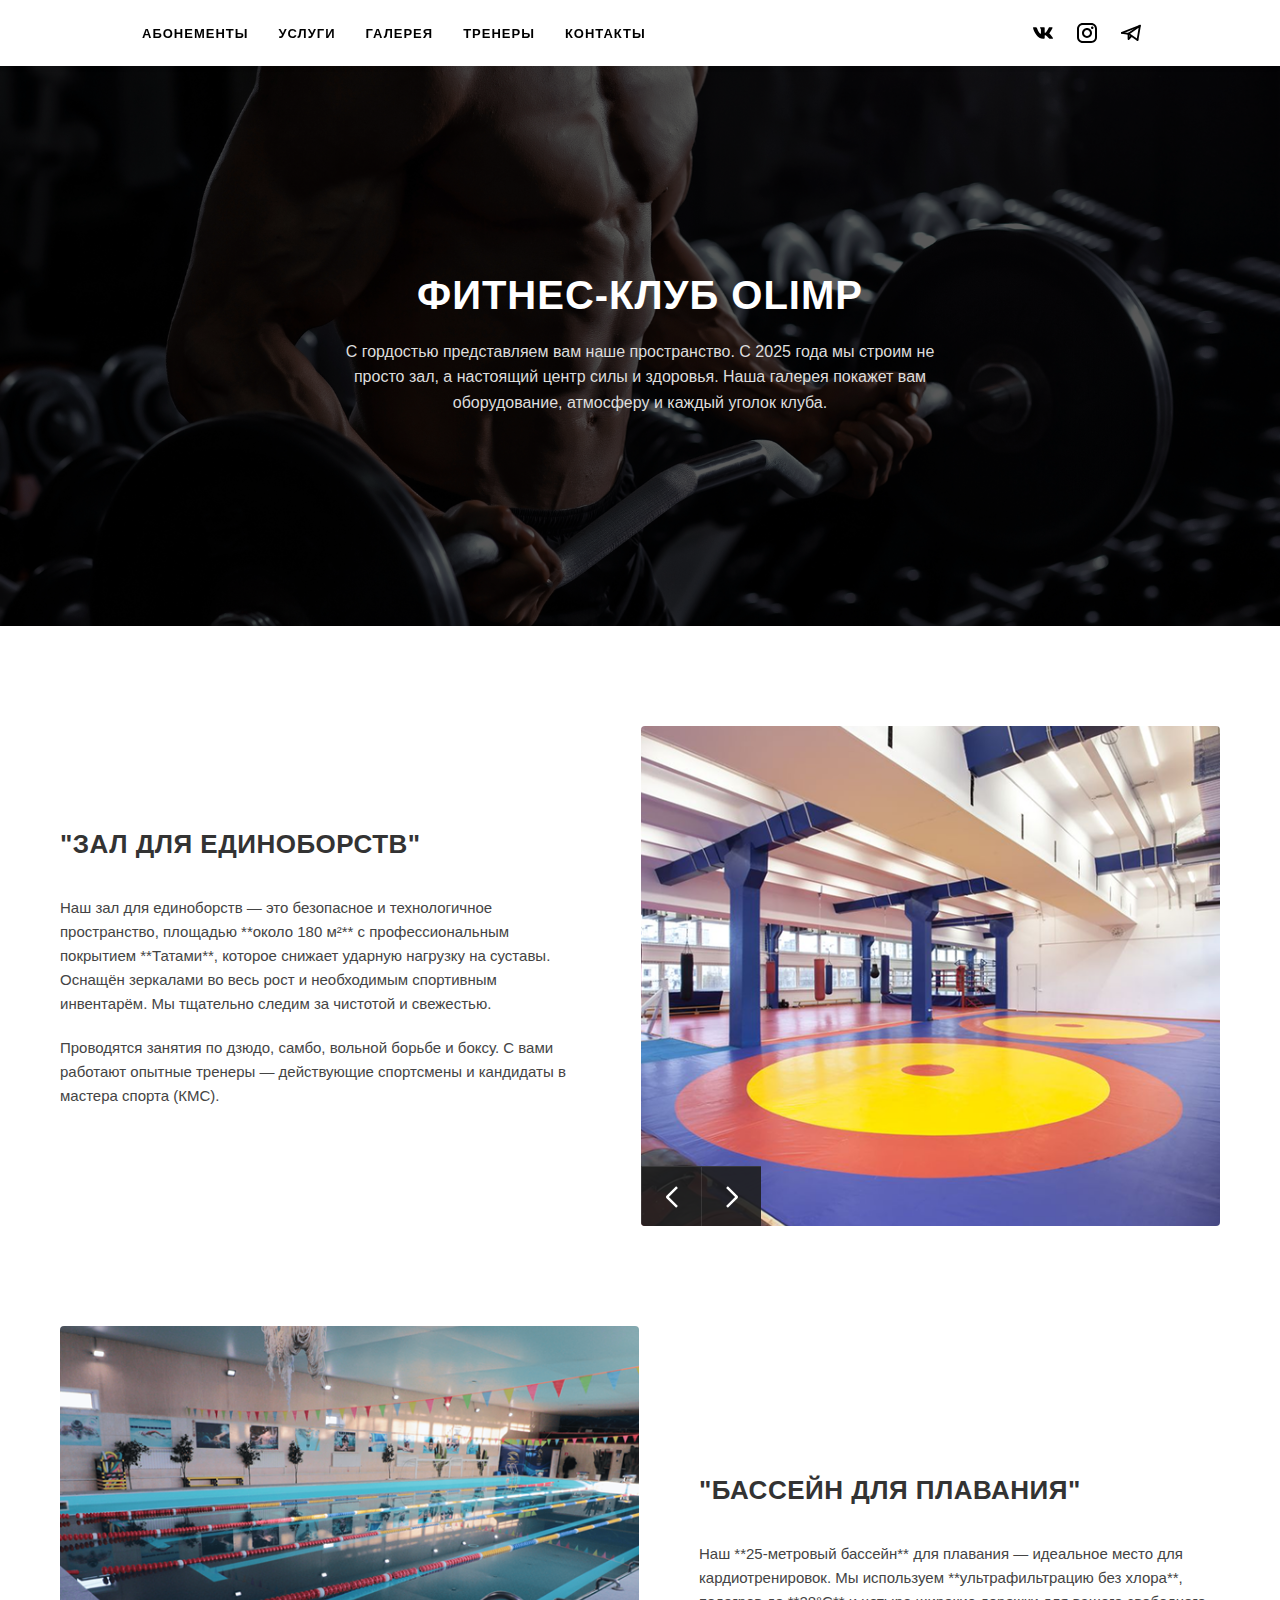
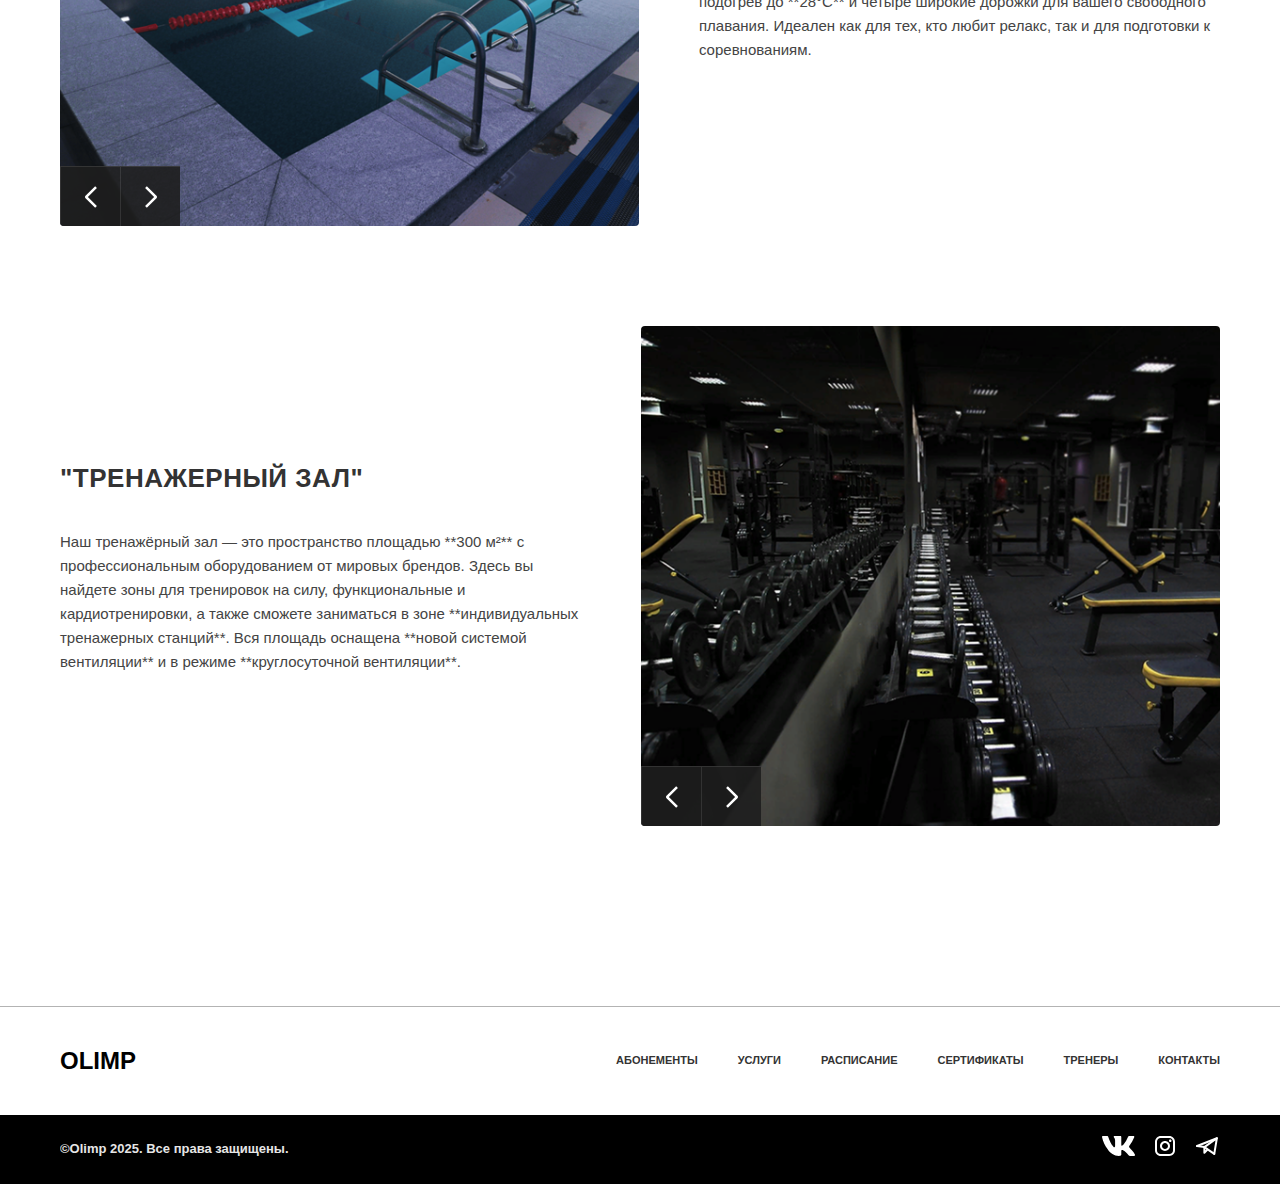
<file: galery.html>
<!DOCTYPE html>
<html lang="ru">
<head>
    <meta charset="UTF-8">
    <meta name="viewport" content="width=device-width, initial-scale=1.0">
    <title>Галерея - ФИТНЕС-КЛУБ OLIMP</title>
    <link rel="stylesheet" href="css/gelery.css">
</head>
<body>
<header class="main_header">
    <nav class="main_header_navigation">
        <button class="main_header_mobile_menu">
            <span class="main_header_mobile_menu__line"></span>
            <span class="main_header_mobile_menu__line"></span>
            <span class="main_header_mobile_menu__line"></span>
        </button>

        <ul class="main_menu">
            <li class="main_menu_item">
                <a href="abonement.html" class="main_menu_link">Абонементы</a>
            </li>
            <li class="main_menu_item">
                <a href="services.html" class="main_menu_link">Услуги</a>
            </li>
            <li class="main_menu_item">
                <a href="galery.html" class="main_menu_link">Галерея</a>
            </li>
            <li class="main_menu_item">
                <a href="trainer.html" class="main_menu_link">Тренеры</a>
            </li>
            <li class="main_menu_item">
                <a href="contact.html" class="main_menu_link">Контакты</a>
            </li>
        </ul>
    </nav>
    <ul class="soc_links">
        <li class="soc_links_item">
            <a href="#" class="soc_links_link">
                <svg viewBox="0 0 31 18" fill="none" xmlns="http://www.w3.org/2000/svg">
                    <path d="M29.7543 17.9985H26.36C25.0764 17.9985 24.6897 16.9823 22.3886 14.7319C20.3776 12.8376 19.5283 12.6021 19.0196 12.6021C18.3161 12.6021 18.1242 12.7911 18.1242 13.7375V16.7207C18.1242 17.5275 17.8565 18 15.6997 18C13.6073 17.8626 11.5783 17.2413 9.77973 16.1874C7.98116 15.1334 6.46451 13.6768 5.35471 11.9377C2.72051 8.73157 0.887109 4.96948 0 0.949989C0 0.452794 0.193365 0.00212003 1.16316 0.00212003H4.55448C5.4261 0.00212003 5.73995 0.381559 6.08206 1.25819C7.72863 5.99463 10.5384 10.1147 11.6792 10.1147C12.1165 10.1147 12.3069 9.92567 12.3069 8.86004V3.98113C12.1626 1.75539 10.9534 1.56785 10.9534 0.762451C10.9686 0.549967 11.0681 0.351681 11.2306 0.209711C11.393 0.0677407 11.6057 -0.00672888 11.8235 0.00212003H17.1544C17.8832 0.00212003 18.1242 0.356844 18.1242 1.20876V7.79442C18.1242 8.50532 18.4366 8.74083 18.6567 8.74083C19.094 8.74083 19.4302 8.50532 20.2319 7.72318C21.9497 5.6743 23.3536 3.39222 24.3996 0.948535C24.5062 0.654818 24.7083 0.403353 24.9751 0.232674C25.2419 0.0619958 25.5586 -0.0184818 25.8766 0.00357371H29.2694C30.2868 0.00357371 30.5025 0.500769 30.2868 1.21022C29.0525 3.91178 27.5256 6.47636 25.7323 8.86004C25.3664 9.40521 25.2207 9.6887 25.7323 10.3284C26.0685 10.8256 27.2584 11.7967 28.0572 12.7198C29.2203 13.8538 30.1857 15.1651 30.916 16.6015C31.2075 17.5261 30.7226 17.9985 29.7543 17.9985Z"
                          fill="black"/>
                </svg>
            </a>
        </li>
        <li class="soc_links_item">
            <a href="#" class="soc_links_link">
                <svg viewBox="0 0 20 20" fill="none" xmlns="http://www.w3.org/2000/svg">
                    <path d="M5.8 0H14.2C17.4 0 20 2.6 20 5.8V14.2C20 15.7383 19.3889 17.2135 18.3012 18.3012C17.2135 19.3889 15.7383 20 14.2 20H5.8C2.6 20 0 17.4 0 14.2V5.8C0 4.26174 0.61107 2.78649 1.69878 1.69878C2.78649 0.61107 4.26174 0 5.8 0ZM5.6 2C4.64522 2 3.72955 2.37928 3.05442 3.05442C2.37928 3.72955 2 4.64522 2 5.6V14.4C2 16.39 3.61 18 5.6 18H14.4C15.3548 18 16.2705 17.6207 16.9456 16.9456C17.6207 16.2705 18 15.3548 18 14.4V5.6C18 3.61 16.39 2 14.4 2H5.6ZM15.25 3.5C15.5815 3.5 15.8995 3.6317 16.1339 3.86612C16.3683 4.10054 16.5 4.41848 16.5 4.75C16.5 5.08152 16.3683 5.39946 16.1339 5.63388C15.8995 5.8683 15.5815 6 15.25 6C14.9185 6 14.6005 5.8683 14.3661 5.63388C14.1317 5.39946 14 5.08152 14 4.75C14 4.41848 14.1317 4.10054 14.3661 3.86612C14.6005 3.6317 14.9185 3.5 15.25 3.5ZM10 5C11.3261 5 12.5979 5.52678 13.5355 6.46447C14.4732 7.40215 15 8.67392 15 10C15 11.3261 14.4732 12.5979 13.5355 13.5355C12.5979 14.4732 11.3261 15 10 15C8.67392 15 7.40215 14.4732 6.46447 13.5355C5.52678 12.5979 5 11.3261 5 10C5 8.67392 5.52678 7.40215 6.46447 6.46447C7.40215 5.52678 8.67392 5 10 5ZM10 7C9.20435 7 8.44129 7.31607 7.87868 7.87868C7.31607 8.44129 7 9.20435 7 10C7 10.7956 7.31607 11.5587 7.87868 12.1213C8.44129 12.6839 9.20435 13 10 13C10.7956 13 11.5587 12.6839 12.1213 12.1213C12.6839 11.5587 13 10.7956 13 10C13 9.20435 12.6839 8.44129 12.1213 7.87868C11.5587 7.31607 10.7956 7 10 7Z"
                          fill="black"/>
                </svg>
            </a>
        </li>
        <li class="soc_links_item">
            <a href="#" class="soc_links_link">
                <svg viewBox="0 0 22 18" fill="none" xmlns="http://www.w3.org/2000/svg">
                    <path d="M18.1878 16.6255L20.7919 1.00049L8.29193 9.85465" stroke="black" stroke-width="2"
                          stroke-linecap="round" stroke-linejoin="round"/>
                    <path d="M20.7919 1.00049L1.00024 8.81299" stroke="black" stroke-width="2" stroke-linecap="round"
                          stroke-linejoin="round"/>
                    <path d="M18.1878 16.6253L8.29193 9.85449" stroke="black" stroke-width="2" stroke-linecap="round"
                          stroke-linejoin="round"/>
                    <path d="M1.00024 8.81299L8.29191 9.85465" stroke="black" stroke-width="2" stroke-linecap="round"
                          stroke-linejoin="round"/>
                    <path d="M11.4169 12.4587L8.29193 15.5837V9.85449" stroke="black" stroke-width="2"
                          stroke-linecap="round" stroke-linejoin="round"/>
                </svg>
            </a>
        </li>
    </ul>
</header>

<main>
    <section class="hero hero--gallery">
        <div class="hero__overlay"></div>
        <div class="container hero__content">
            <h1 class="hero__title">ФИТНЕС-КЛУБ OLIMP</h1>
            <p class="hero__text hero__text--small">
                С гордостью представляем вам наше пространство. С 2025 года мы строим не просто зал, а настоящий центр силы и здоровья. Наша галерея покажет вам оборудование, атмосферу и каждый уголок клуба.
            </p>
        </div>
    </section>

    <div class="facilities">
        <div class="container">

            <article class="facility-card">
                <div class="facility-card__content">
                    <h2 class="facility-card__title">"ЗАЛ ДЛЯ ЕДИНОБОРСТВ"</h2>
                    <p class="facility-card__desc">
                        Наш зал для единоборств — это безопасное и технологичное пространство, площадью **около 180 м²** с профессиональным покрытием **Татами**, которое снижает ударную нагрузку на суставы. Оснащён зеркалами во весь рост и необходимым спортивным инвентарём. Мы тщательно следим за чистотой и свежестью.
                    </p>
                    <p class="facility-card__desc">
                        Проводятся занятия по дзюдо, самбо, вольной борьбе и боксу. С вами работают опытные тренеры — действующие спортсмены и кандидаты в мастера спорта (КМС).
                    </p>
                </div>
                <div class="facility-card__visual">
                    <img src="img/bat.png" alt="Зал для единоборств" class="facility-card__img">
                    <div class="facility-card__nav">
                        <span class="facility-card__arrow facility-card__arrow--left"><img src="img/weui_arrow-outlined-right.svg" alt="arrow"></span>
                        <span class="facility-card__arrow facility-card__arrow--right"><img src="img/weui_arrow-outlined-l.svg" alt="arrow"></span>
                    </div>
                </div>
            </article>

            <article class="facility-card facility-card--reverse">
                <div class="facility-card__content">
                    <h2 class="facility-card__title">"БАССЕЙН ДЛЯ ПЛАВАНИЯ"</h2>
                    <p class="facility-card__desc">
                        Наш **25-метровый бассейн** для плавания — идеальное место для кардиотренировок. Мы используем **ультрафильтрацию без хлора**, подогрев до **28°C** и четыре широкие дорожки для вашего свободного плавания. Идеален как для тех, кто любит релакс, так и для подготовки к соревнованиям.
                    </p>
                </div>
                <div class="facility-card__visual">
                    <img src="img/bas.png" alt="Бассейн для плавания" class="facility-card__img">
                    <div class="facility-card__nav">
                        <span class="facility-card__arrow facility-card__arrow--left"><img src="img/weui_arrow-outlined-right.svg" alt="arrow"></span>
                        <span class="facility-card__arrow facility-card__arrow--right"><img src="img/weui_arrow-outlined-l.svg" alt="arrow"></span>
                    </div>
                </div>
            </article>

            <article class="facility-card">
                <div class="facility-card__content">
                    <h2 class="facility-card__title">"ТРЕНАЖЕРНЫЙ ЗАЛ"</h2>
                    <p class="facility-card__desc">
                        Наш тренажёрный зал — это пространство площадью **300 м²** с профессиональным оборудованием от мировых брендов. Здесь вы найдете зоны для тренировок на силу, функциональные и кардиотренировки, а также сможете заниматься в зоне **индивидуальных тренажерных станций**. Вся площадь оснащена **новой системой вентиляции** и в режиме **круглосуточной вентиляции**.
                    </p>
                </div>
                <div class="facility-card__visual">
                    <img src="img/sport.png" alt="Тренажерный зал" class="facility-card__img">
                    <div class="facility-card__nav">
                        <span class="facility-card__arrow facility-card__arrow--left"><img src="img/weui_arrow-outlined-right.svg" alt="arrow"></span>
                        <span class="facility-card__arrow facility-card__arrow--right"><img src="img/weui_arrow-outlined-l.svg" alt="arrow"></span>
                    </div>
                </div>
            </article>

        </div>
    </div>
</main>

<footer class="footer">
    <div class="footer__top">
        <div class="container footer__row">
            <div class="footer__logo">OLIMP</div>
            <nav class="footer__nav">
                <a href="#" class="footer__link">АБОНЕМЕНТЫ</a>
                <a href="#" class="footer__link">УСЛУГИ</a>
                <a href="#" class="footer__link">РАСПИСАНИЕ</a>
                <a href="#" class="footer__link">СЕРТИФИКАТЫ</a>
                <a href="#" class="footer__link">ТРЕНЕРЫ</a>
                <a href="#" class="footer__link">КОНТАКТЫ</a>
            </nav>
        </div>
    </div>

    <div class="footer__bottom">
        <div class="container footer__row footer__row--small">
            <p class="footer__copyright">©Olimp 2025. Все права защищены.</p>
            <div class="footer__socials">
                <a href="#" class="socials__icon"><img src="img/vk-w.svg" alt="vk"></a>
                <a href="#" class="socials__icon"><img src="img/instagram-w.svg" alt="instagram"></a>
                <a href="#" class="socials__icon"><img src="img/telegram-w.svg" alt="telegram"></a>
            </div>
        </div>
    </div>
</footer>

<script>
    document.addEventListener('DOMContentLoaded', () => {
        const menuBtn = document.querySelector('.main_header_mobile_menu');
        const menu = document.querySelector('.main_menu');

        menuBtn.addEventListener('click', () => {
            menu.classList.toggle('active');
            menuBtn.classList.toggle('active');

            document.body.style.overflow = menu.classList.contains('active') ? 'hidden' : '';
        });
        document.querySelectorAll('.main_menu_link').forEach(link => {
            link.addEventListener('click', () => {
                menu.classList.remove('active');
                menuBtn.classList.remove('active');
                document.body.style.overflow = '';
            });
        });
    });
</script>

</body>
</html>
</file>
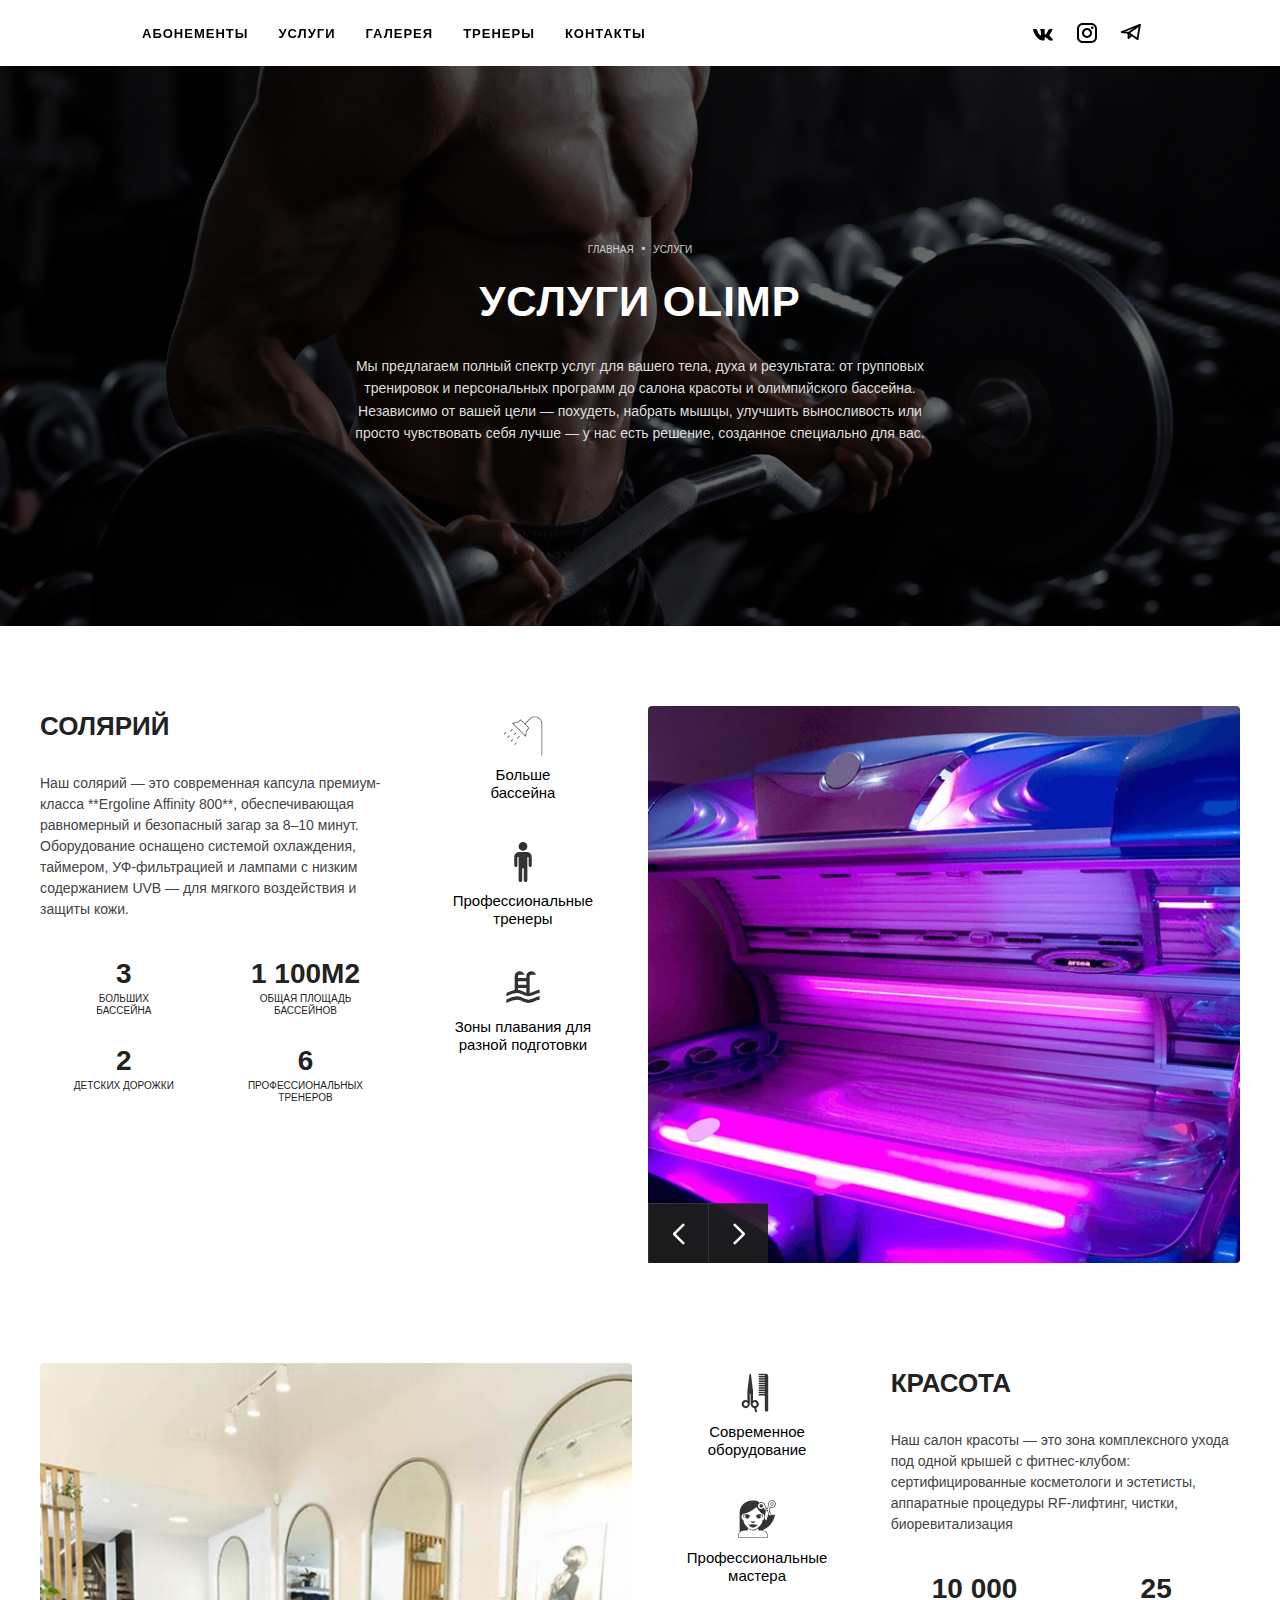
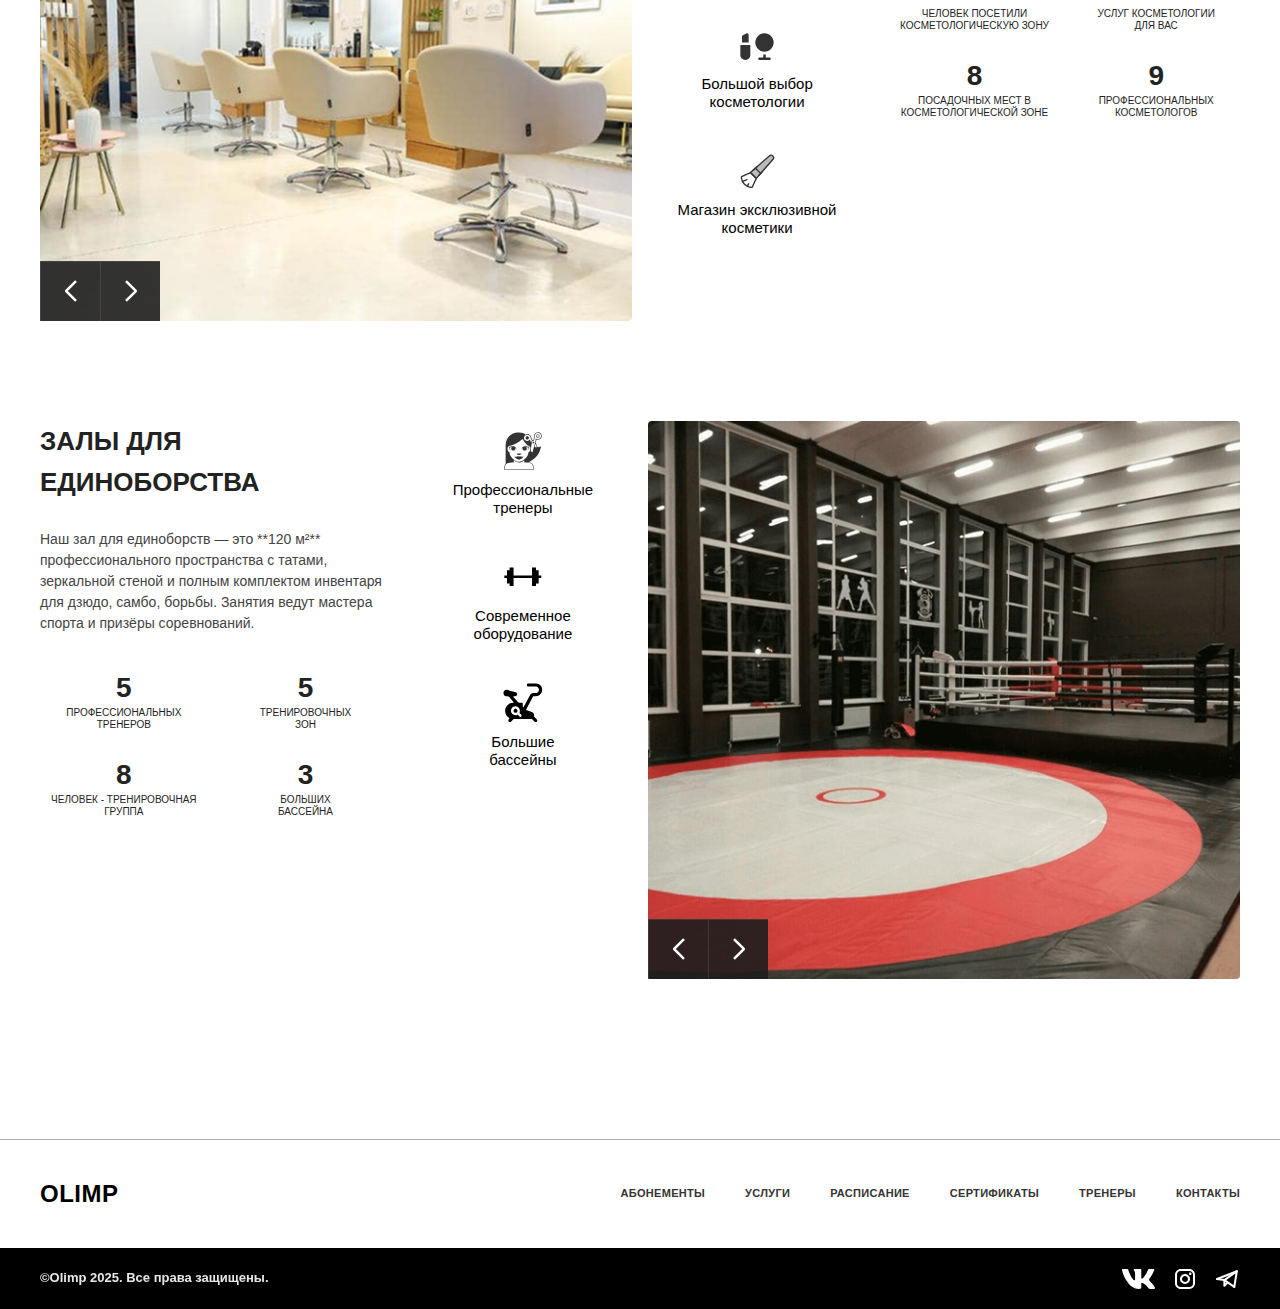
<file: services.html>
<!DOCTYPE html>
<html lang="ru">
<head>
    <meta charset="UTF-8">
    <meta name="viewport" content="width=device-width, initial-scale=1.0">
    <title>Услуги - OLIMP</title>
    <link rel="stylesheet" href="css/services.css">
</head>
<body>
<header class="main_header">
    <nav class="main_header_navigation">
        <button class="main_header_mobile_menu">
            <span class="main_header_mobile_menu__line"></span>
            <span class="main_header_mobile_menu__line"></span>
            <span class="main_header_mobile_menu__line"></span>
        </button>


        <ul class="main_menu">
            <li class="main_menu_item">
                <a href="abonement.html" class="main_menu_link">Абонементы</a>
            </li>
            <li class="main_menu_item">
                <a href="services.html" class="main_menu_link">Услуги</a>
            </li>
            <li class="main_menu_item">
                <a href="galery.html" class="main_menu_link">Галерея</a>
            </li>
            <li class="main_menu_item">
                <a href="trainer.html" class="main_menu_link">Тренеры</a>
            </li>
            <li class="main_menu_item">
                <a href="contact.html" class="main_menu_link">Контакты</a>
            </li>
        </ul>
    </nav>
    <ul class="soc_links">
        <li class="soc_links_item">
            <a href="#" class="soc_links_link">
                <svg viewBox="0 0 31 18" fill="none" xmlns="http://www.w3.org/2000/svg">
                    <path d="M29.7543 17.9985H26.36C25.0764 17.9985 24.6897 16.9823 22.3886 14.7319C20.3776 12.8376 19.5283 12.6021 19.0196 12.6021C18.3161 12.6021 18.1242 12.7911 18.1242 13.7375V16.7207C18.1242 17.5275 17.8565 18 15.6997 18C13.6073 17.8626 11.5783 17.2413 9.77973 16.1874C7.98116 15.1334 6.46451 13.6768 5.35471 11.9377C2.72051 8.73157 0.887109 4.96948 0 0.949989C0 0.452794 0.193365 0.00212003 1.16316 0.00212003H4.55448C5.4261 0.00212003 5.73995 0.381559 6.08206 1.25819C7.72863 5.99463 10.5384 10.1147 11.6792 10.1147C12.1165 10.1147 12.3069 9.92567 12.3069 8.86004V3.98113C12.1626 1.75539 10.9534 1.56785 10.9534 0.762451C10.9686 0.549967 11.0681 0.351681 11.2306 0.209711C11.393 0.0677407 11.6057 -0.00672888 11.8235 0.00212003H17.1544C17.8832 0.00212003 18.1242 0.356844 18.1242 1.20876V7.79442C18.1242 8.50532 18.4366 8.74083 18.6567 8.74083C19.094 8.74083 19.4302 8.50532 20.2319 7.72318C21.9497 5.6743 23.3536 3.39222 24.3996 0.948535C24.5062 0.654818 24.7083 0.403353 24.9751 0.232674C25.2419 0.0619958 25.5586 -0.0184818 25.8766 0.00357371H29.2694C30.2868 0.00357371 30.5025 0.500769 30.2868 1.21022C29.0525 3.91178 27.5256 6.47636 25.7323 8.86004C25.3664 9.40521 25.2207 9.6887 25.7323 10.3284C26.0685 10.8256 27.2584 11.7967 28.0572 12.7198C29.2203 13.8538 30.1857 15.1651 30.916 16.6015C31.2075 17.5261 30.7226 17.9985 29.7543 17.9985Z" fill="black"/>
                </svg>
            </a>
        </li>
        <li class="soc_links_item">
            <a href="#" class="soc_links_link">
                <svg viewBox="0 0 20 20" fill="none" xmlns="http://www.w3.org/2000/svg">
                    <path d="M5.8 0H14.2C17.4 0 20 2.6 20 5.8V14.2C20 15.7383 19.3889 17.2135 18.3012 18.3012C17.2135 19.3889 15.7383 20 14.2 20H5.8C2.6 20 0 17.4 0 14.2V5.8C0 4.26174 0.61107 2.78649 1.69878 1.69878C2.78649 0.61107 4.26174 0 5.8 0ZM5.6 2C4.64522 2 3.72955 2.37928 3.05442 3.05442C2.37928 3.72955 2 4.64522 2 5.6V14.4C2 16.39 3.61 18 5.6 18H14.4C15.3548 18 16.2705 17.6207 16.9456 16.9456C17.6207 16.2705 18 15.3548 18 14.4V5.6C18 3.61 16.39 2 14.4 2H5.6ZM15.25 3.5C15.5815 3.5 15.8995 3.6317 16.1339 3.86612C16.3683 4.10054 16.5 4.41848 16.5 4.75C16.5 5.08152 16.3683 5.39946 16.1339 5.63388C15.8995 5.8683 15.5815 6 15.25 6C14.9185 6 14.6005 5.8683 14.3661 5.63388C14.1317 5.39946 14 5.08152 14 4.75C14 4.41848 14.1317 4.10054 14.3661 3.86612C14.6005 3.6317 14.9185 3.5 15.25 3.5ZM10 5C11.3261 5 12.5979 5.52678 13.5355 6.46447C14.4732 7.40215 15 8.67392 15 10C15 11.3261 14.4732 12.5979 13.5355 13.5355C12.5979 14.4732 11.3261 15 10 15C8.67392 15 7.40215 14.4732 6.46447 13.5355C5.52678 12.5979 5 11.3261 5 10C5 8.67392 5.52678 7.40215 6.46447 6.46447C7.40215 5.52678 8.67392 5 10 5ZM10 7C9.20435 7 8.44129 7.31607 7.87868 7.87868C7.31607 8.44129 7 9.20435 7 10C7 10.7956 7.31607 11.5587 7.87868 12.1213C8.44129 12.6839 9.20435 13 10 13C10.7956 13 11.5587 12.6839 12.1213 12.1213C12.6839 11.5587 13 10.7956 13 10C13 9.20435 12.6839 8.44129 12.1213 7.87868C11.5587 7.31607 10.7956 7 10 7Z" fill="black"/>
                </svg>
            </a>
        </li>
        <li class="soc_links_item">
            <a href="#" class="soc_links_link">
                <svg viewBox="0 0 22 18" fill="none" xmlns="http://www.w3.org/2000/svg">
                    <path d="M18.1878 16.6255L20.7919 1.00049L8.29193 9.85465" stroke="black" stroke-width="2" stroke-linecap="round" stroke-linejoin="round"/>
                    <path d="M20.7919 1.00049L1.00024 8.81299" stroke="black" stroke-width="2" stroke-linecap="round" stroke-linejoin="round"/>
                    <path d="M18.1878 16.6253L8.29193 9.85449" stroke="black" stroke-width="2" stroke-linecap="round" stroke-linejoin="round"/>
                    <path d="M1.00024 8.81299L8.29191 9.85465" stroke="black" stroke-width="2" stroke-linecap="round" stroke-linejoin="round"/>
                    <path d="M11.4169 12.4587L8.29193 15.5837V9.85449" stroke="black" stroke-width="2" stroke-linecap="round" stroke-linejoin="round"/>
                </svg>
            </a>
        </li>
    </ul>
</header>

<main class="main">
    <section class="hero">
        <div class="hero__overlay"></div>
        <div class="container hero__container">
            <div class="breadcrumbs">
                <a href="index.html"><span class="breadcrumbs__item">Главная</span></a>
                <span class="breadcrumbs__separator">■</span>
                <span class="breadcrumbs__item">Услуги</span>
            </div>
            <h1 class="hero__title">УСЛУГИ OLIMP</h1>
            <p class="hero__text">
                Мы предлагаем полный спектр услуг для вашего тела, духа и результата: от групповых тренировок и персональных программ до салона красоты и олимпийского бассейна. Независимо от вашей цели — похудеть, набрать мышцы, улучшить выносливость или просто чувствовать себя лучше — у нас есть решение, созданное специально для вас.
            </p>
        </div>
    </section>

    <div class="services">
        <div class="container">

            <article class="service-card">
                <div class="service-card__content">
                    <div class="service-card__info-col">
                        <h2 class="service-card__title">СОЛЯРИЙ</h2>
                        <p class="service-card__desc">
                            Наш солярий — это современная капсула премиум-класса **Ergoline Affinity 800**, обеспечивающая равномерный и безопасный загар за 8–10 минут. Оборудование оснащено системой охлаждения, таймером, УФ-фильтрацией и лампами с низким содержанием UVB — для мягкого воздействия и защиты кожи.
                        </p>

                        <div class="stats-numbers">
                            <div class="stats-numbers__item">
                                <div class="stats-numbers__val">3</div>
                                <div class="stats-numbers__label">Больших<br>бассейна</div>
                            </div>
                            <div class="stats-numbers__item">
                                <div class="stats-numbers__val">1 100М2</div>
                                <div class="stats-numbers__label">Общая площадь<br>бассейнов</div>
                            </div>
                            <div class="stats-numbers__item">
                                <div class="stats-numbers__val">2</div>
                                <div class="stats-numbers__label">детских дорожки</div>
                            </div>
                            <div class="stats-numbers__item">
                                <div class="stats-numbers__val">6</div>
                                <div class="stats-numbers__label">Профессиональных<br>тренеров</div>
                            </div>
                        </div>
                    </div>

                    <div class="service-card__icons-col">
                        <div class="icon-box">
                            <div class="icon-box__img"><img src="img/guidance_showers.png" alt="shower"></div>
                            <div class="icon-box__label">Больше<br>бассейна</div>
                        </div>
                        <div class="icon-box">
                            <div class="icon-box__img"><img src="img/ion_man.svg" alt="person-man"></div>
                            <div class="icon-box__label">Профессиональные<br>тренеры</div>
                        </div>
                        <div class="icon-box">
                            <div class="icon-box__img"><img src="img/mdi_swimming-pool.svg" alt="stairs"></div>
                            <div class="icon-box__label">Зоны плавания для<br>разной подготовки</div>
                        </div>
                    </div>
                </div>

                <div class="service-card__image-wrapper">
                    <img src="img/solar.png" alt="Солярий" class="service-card__img">
                    <div class="facility-card__nav">
                        <span class="facility-card__arrow facility-card__arrow--left"><img src="img/weui_arrow-outlined-right.svg" alt="arrow"></span>
                        <span class="facility-card__arrow facility-card__arrow--right"><img src="img/weui_arrow-outlined-l.svg" alt="arrow"></span>
                    </div>
                </div>
            </article>

            <article class="service-card service-card--reverse">
                <div class="service-card__content">
                    <div class="service-card__icons-col">
                        <div class="icon-box">
                            <div class="icon-box__img"><img src="img/map_beauty-salon.svg" alt="beauty-salon"></div>
                            <div class="icon-box__label">Современное<br>оборудование</div>
                        </div>
                        <div class="icon-box">
                            <div class="icon-box__img"><img src="img/emojione-monotone_person-getting-haircut.svg" alt="emojione-monotone_person"></div>
                            <div class="icon-box__label">Профессиональные<br>мастера</div>
                        </div>
                        <div class="icon-box">
                            <div class="icon-box__img"><img src="img/solar_cosmetic-bold.svg" alt="solar_cosmetic"></div>
                            <div class="icon-box__label">Большой выбор<br>косметологии</div>
                        </div>
                        <div class="icon-box">
                            <div class="icon-box__img"><img src="img/icon-park-twotone_cosmetic-brush.svg" alt=""></div>
                            <div class="icon-box__label">Магазин эксклюзивной<br>косметики</div>
                        </div>
                    </div>

                    <div class="service-card__info-col">
                        <h2 class="service-card__title">КРАСОТА</h2>
                        <p class="service-card__desc">
                            Наш салон красоты — это зона комплексного ухода под одной крышей с фитнес-клубом: сертифицированные косметологи и эстетисты, аппаратные процедуры RF-лифтинг, чистки, биоревитализация
                        </p>

                        <div class="stats-numbers">
                            <div class="stats-numbers__item">
                                <div class="stats-numbers__val">10 000</div>
                                <div class="stats-numbers__label">Человек посетили<br>косметологическую зону</div>
                            </div>
                            <div class="stats-numbers__item">
                                <div class="stats-numbers__val">25</div>
                                <div class="stats-numbers__label">Услуг косметологии<br>для вас</div>
                            </div>
                            <div class="stats-numbers__item">
                                <div class="stats-numbers__val">8</div>
                                <div class="stats-numbers__label">Посадочных мест в<br>косметологической зоне</div>
                            </div>
                            <div class="stats-numbers__item">
                                <div class="stats-numbers__val">9</div>
                                <div class="stats-numbers__label">Профессиональных<br>косметологов</div>
                            </div>
                        </div>
                    </div>
                </div>

                <div class="service-card__image-wrapper">
                    <img src="img/beuty.png" alt="Салон красоты" class="service-card__img">
                    <div class="facility-card__nav">
                        <span class="facility-card__arrow facility-card__arrow--left"><img src="img/weui_arrow-outlined-right.svg" alt="arrow"></span>
                        <span class="facility-card__arrow facility-card__arrow--right"><img src="img/weui_arrow-outlined-l.svg" alt="arrow"></span>
                    </div>
                </div>
            </article>

            <article class="service-card">
                <div class="service-card__content">
                    <div class="service-card__info-col">
                        <h2 class="service-card__title">ЗАЛЫ ДЛЯ<br>ЕДИНОБОРСТВА</h2>
                        <p class="service-card__desc">
                            Наш зал для единоборств — это **120 м²** профессионального пространства с татами, зеркальной стеной и полным комплектом инвентаря для дзюдо, самбо, борьбы. Занятия ведут мастера спорта и призёры соревнований.
                        </p>

                        <div class="stats-numbers">
                            <div class="stats-numbers__item">
                                <div class="stats-numbers__val">5</div>
                                <div class="stats-numbers__label">Профессиональных<br>тренеров</div>
                            </div>
                            <div class="stats-numbers__item">
                                <div class="stats-numbers__val">5</div>
                                <div class="stats-numbers__label">Тренировочных<br>зон</div>
                            </div>
                            <div class="stats-numbers__item">
                                <div class="stats-numbers__val">8</div>
                                <div class="stats-numbers__label">Человек - тренировочная<br>группа</div>
                            </div>
                            <div class="stats-numbers__item">
                                <div class="stats-numbers__val">3</div>
                                <div class="stats-numbers__label">Больших<br>бассейна</div>
                            </div>
                        </div>
                    </div>

                    <div class="service-card__icons-col">
                        <div class="icon-box">
                            <div class="icon-box__img"><img src="img/emojione-monotone_person-getting-haircut.svg" alt="person-man"></div>
                            <div class="icon-box__label">Профессиональные<br>тренеры</div>
                        </div>
                        <div class="icon-box">
                            <div class="icon-box__img"><img src="img/maki_fitness-centre.svg" alt="fitness-centre"></div>
                            <div class="icon-box__label">Современное<br>оборудование</div>
                        </div>
                        <div class="icon-box">
                            <div class="icon-box__img"><img src="img/streamline-ultimate_fitness-bicycle-1-bold.svg" alt="streamline-ultimate"></div>
                            <div class="icon-box__label">Большие<br>бассейны</div>
                        </div>
                    </div>
                </div>

                <div class="service-card__image-wrapper">
                    <img src="img/boks.png" alt="Зал единоборств" class="service-card__img">
                    <div class="facility-card__nav">
                        <span class="facility-card__arrow facility-card__arrow--left"><img src="img/weui_arrow-outlined-right.svg" alt="arrow"></span>
                        <span class="facility-card__arrow facility-card__arrow--right"><img src="img/weui_arrow-outlined-l.svg" alt="arrow"></span>
                    </div>
                </div>
            </article>

        </div>
    </div>
</main>

<footer class="footer">
    <div class="footer__top">
        <div class="container footer__row">
            <div class="footer__logo">OLIMP</div>
            <nav class="footer__nav">
                <a href="#" class="footer__link">АБОНЕМЕНТЫ</a>
                <a href="#" class="footer__link">УСЛУГИ</a>
                <a href="#" class="footer__link">РАСПИСАНИЕ</a>
                <a href="#" class="footer__link">СЕРТИФИКАТЫ</a>
                <a href="#" class="footer__link">ТРЕНЕРЫ</a>
                <a href="#" class="footer__link">КОНТАКТЫ</a>
            </nav>
        </div>
    </div>

    <div class="footer__bottom">
        <div class="container footer__row footer__row--small">
            <p class="footer__copyright">©Olimp 2025. Все права защищены.</p>
            <div class="footer__socials">
                <a href="#" class="socials__icon"><img src="img/vk-w.svg" alt="vk"></a>
                <a href="#" class="socials__icon"><img src="img/instagram-w.svg" alt="instagram"></a>
                <a href="#" class="socials__icon"><img src="img/telegram-w.svg" alt="telegram"></a>
            </div>
        </div>
    </div>
</footer>

<script>
    document.addEventListener('DOMContentLoaded', () => {
        const menuBtn = document.querySelector('.main_header_mobile_menu');
        const menu = document.querySelector('.main_menu');
        menuBtn.addEventListener('click', () => {
            menu.classList.toggle('active');
            menuBtn.classList.toggle('active');
            document.body.style.overflow = menu.classList.contains('active') ? 'hidden' : '';
        });

        document.querySelectorAll('.main_menu_link').forEach(link => {
            link.addEventListener('click', () => {
                menu.classList.remove('active');
                menuBtn.classList.remove('active');
                document.body.style.overflow = '';
            });
        });
    });
</script>

</body>
</html>
</file>
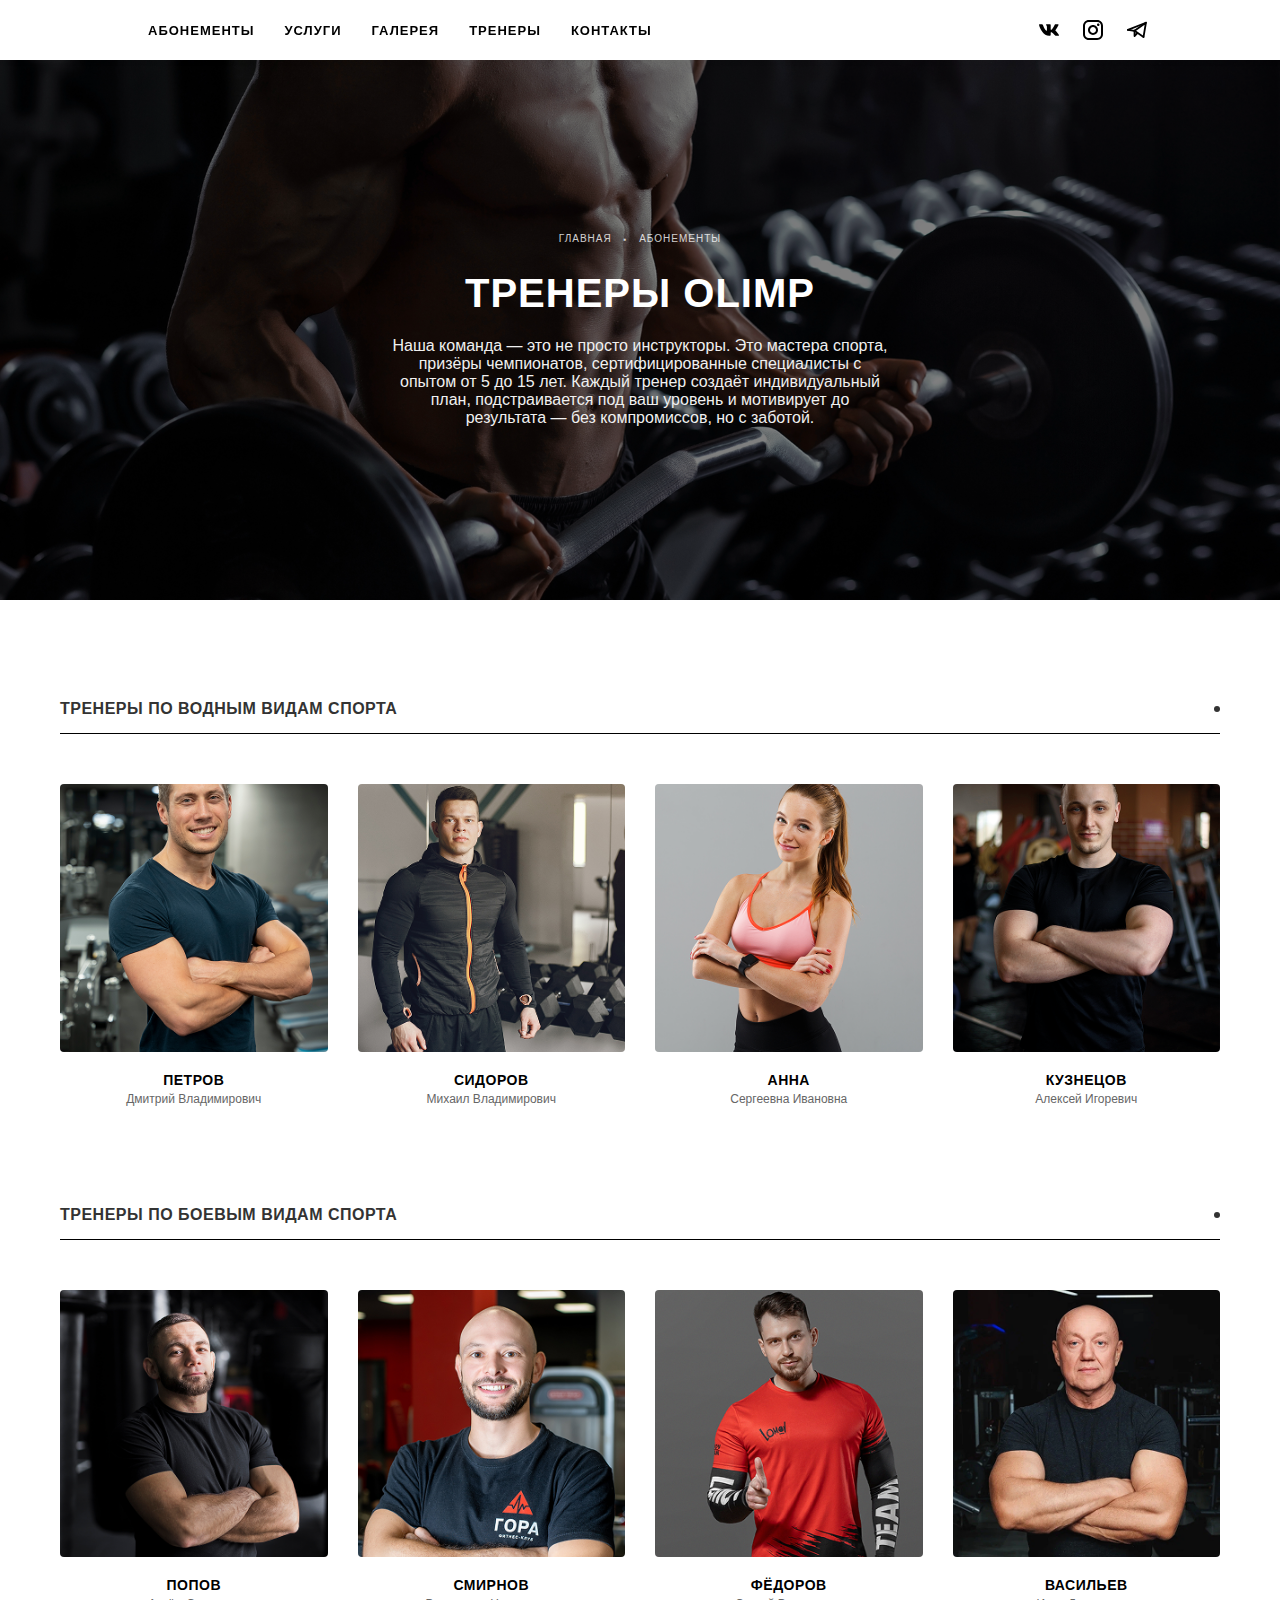
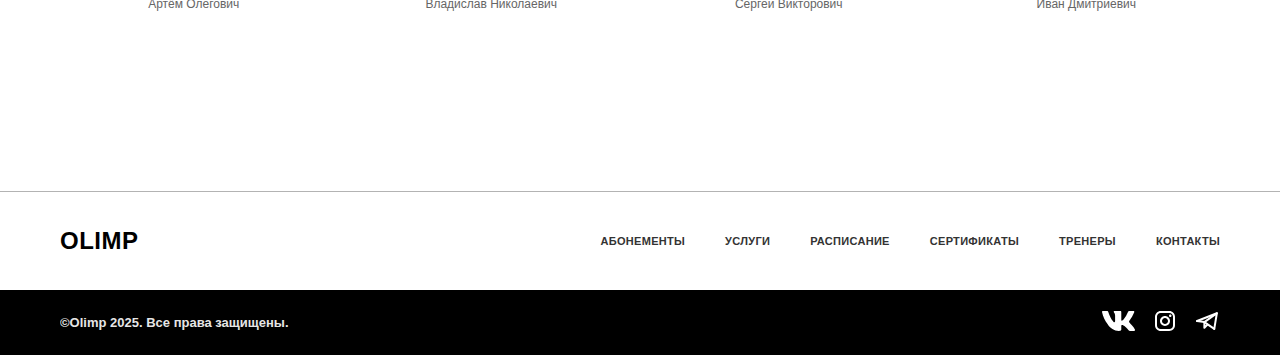
<file: trainer.html>
<!DOCTYPE html>
<html lang="ru">
<head>
    <meta charset="UTF-8">
    <meta name="viewport" content="width=device-width, initial-scale=1.0">
    <title>Тренеры - OLIMP</title>
    <link rel="stylesheet" href="css/trainer.css">
</head>
<body>
<header class="main_header">
    <nav class="main_header_navigation">
        <button class="main_header_mobile_menu">
            <span class="main_header_mobile_menu__line"></span>
            <span class="main_header_mobile_menu__line"></span>
            <span class="main_header_mobile_menu__line"></span>
        </button>

        <ul class="main_menu">
            <li class="main_menu_item">
                <a href="abonement.html" class="main_menu_link">Абонементы</a>
            </li>
            <li class="main_menu_item">
                <a href="services.html" class="main_menu_link">Услуги</a>
            </li>
            <li class="main_menu_item">
                <a href="galery.html" class="main_menu_link">Галерея</a>
            </li>
            <li class="main_menu_item">
                <a href="trainer.html" class="main_menu_link">Тренеры</a>
            </li>
            <li class="main_menu_item">
                <a href="contact.html" class="main_menu_link">Контакты</a>
            </li>
        </ul>
    </nav>
    <ul class="soc_links">
        <li class="soc_links_item">
            <a href="#" class="soc_links_link">
                <svg viewBox="0 0 31 18" fill="none" xmlns="http://www.w3.org/2000/svg">
                    <path d="M29.7543 17.9985H26.36C25.0764 17.9985 24.6897 16.9823 22.3886 14.7319C20.3776 12.8376 19.5283 12.6021 19.0196 12.6021C18.3161 12.6021 18.1242 12.7911 18.1242 13.7375V16.7207C18.1242 17.5275 17.8565 18 15.6997 18C13.6073 17.8626 11.5783 17.2413 9.77973 16.1874C7.98116 15.1334 6.46451 13.6768 5.35471 11.9377C2.72051 8.73157 0.887109 4.96948 0 0.949989C0 0.452794 0.193365 0.00212003 1.16316 0.00212003H4.55448C5.4261 0.00212003 5.73995 0.381559 6.08206 1.25819C7.72863 5.99463 10.5384 10.1147 11.6792 10.1147C12.1165 10.1147 12.3069 9.92567 12.3069 8.86004V3.98113C12.1626 1.75539 10.9534 1.56785 10.9534 0.762451C10.9686 0.549967 11.0681 0.351681 11.2306 0.209711C11.393 0.0677407 11.6057 -0.00672888 11.8235 0.00212003H17.1544C17.8832 0.00212003 18.1242 0.356844 18.1242 1.20876V7.79442C18.1242 8.50532 18.4366 8.74083 18.6567 8.74083C19.094 8.74083 19.4302 8.50532 20.2319 7.72318C21.9497 5.6743 23.3536 3.39222 24.3996 0.948535C24.5062 0.654818 24.7083 0.403353 24.9751 0.232674C25.2419 0.0619958 25.5586 -0.0184818 25.8766 0.00357371H29.2694C30.2868 0.00357371 30.5025 0.500769 30.2868 1.21022C29.0525 3.91178 27.5256 6.47636 25.7323 8.86004C25.3664 9.40521 25.2207 9.6887 25.7323 10.3284C26.0685 10.8256 27.2584 11.7967 28.0572 12.7198C29.2203 13.8538 30.1857 15.1651 30.916 16.6015C31.2075 17.5261 30.7226 17.9985 29.7543 17.9985Z"
                          fill="black"/>
                </svg>
            </a>
        </li>
        <li class="soc_links_item">
            <a href="#" class="soc_links_link">
                <svg viewBox="0 0 20 20" fill="none" xmlns="http://www.w3.org/2000/svg">
                    <path d="M5.8 0H14.2C17.4 0 20 2.6 20 5.8V14.2C20 15.7383 19.3889 17.2135 18.3012 18.3012C17.2135 19.3889 15.7383 20 14.2 20H5.8C2.6 20 0 17.4 0 14.2V5.8C0 4.26174 0.61107 2.78649 1.69878 1.69878C2.78649 0.61107 4.26174 0 5.8 0ZM5.6 2C4.64522 2 3.72955 2.37928 3.05442 3.05442C2.37928 3.72955 2 4.64522 2 5.6V14.4C2 16.39 3.61 18 5.6 18H14.4C15.3548 18 16.2705 17.6207 16.9456 16.9456C17.6207 16.2705 18 15.3548 18 14.4V5.6C18 3.61 16.39 2 14.4 2H5.6ZM15.25 3.5C15.5815 3.5 15.8995 3.6317 16.1339 3.86612C16.3683 4.10054 16.5 4.41848 16.5 4.75C16.5 5.08152 16.3683 5.39946 16.1339 5.63388C15.8995 5.8683 15.5815 6 15.25 6C14.9185 6 14.6005 5.8683 14.3661 5.63388C14.1317 5.39946 14 5.08152 14 4.75C14 4.41848 14.1317 4.10054 14.3661 3.86612C14.6005 3.6317 14.9185 3.5 15.25 3.5ZM10 5C11.3261 5 12.5979 5.52678 13.5355 6.46447C14.4732 7.40215 15 8.67392 15 10C15 11.3261 14.4732 12.5979 13.5355 13.5355C12.5979 14.4732 11.3261 15 10 15C8.67392 15 7.40215 14.4732 6.46447 13.5355C5.52678 12.5979 5 11.3261 5 10C5 8.67392 5.52678 7.40215 6.46447 6.46447C7.40215 5.52678 8.67392 5 10 5ZM10 7C9.20435 7 8.44129 7.31607 7.87868 7.87868C7.31607 8.44129 7 9.20435 7 10C7 10.7956 7.31607 11.5587 7.87868 12.1213C8.44129 12.6839 9.20435 13 10 13C10.7956 13 11.5587 12.6839 12.1213 12.1213C12.6839 11.5587 13 10.7956 13 10C13 9.20435 12.6839 8.44129 12.1213 7.87868C11.5587 7.31607 10.7956 7 10 7Z"
                          fill="black"/>
                </svg>
            </a>
        </li>
        <li class="soc_links_item">
            <a href="#" class="soc_links_link">
                <svg viewBox="0 0 22 18" fill="none" xmlns="http://www.w3.org/2000/svg">
                    <path d="M18.1878 16.6255L20.7919 1.00049L8.29193 9.85465" stroke="black" stroke-width="2"
                          stroke-linecap="round" stroke-linejoin="round"/>
                    <path d="M20.7919 1.00049L1.00024 8.81299" stroke="black" stroke-width="2" stroke-linecap="round"
                          stroke-linejoin="round"/>
                    <path d="M18.1878 16.6253L8.29193 9.85449" stroke="black" stroke-width="2" stroke-linecap="round"
                          stroke-linejoin="round"/>
                    <path d="M1.00024 8.81299L8.29191 9.85465" stroke="black" stroke-width="2" stroke-linecap="round"
                          stroke-linejoin="round"/>
                    <path d="M11.4169 12.4587L8.29193 15.5837V9.85449" stroke="black" stroke-width="2"
                          stroke-linecap="round" stroke-linejoin="round"/>
                </svg>
            </a>
        </li>
    </ul>
</header>


<main>
    <section class="hero">
        <div class="hero__overlay"></div>
        <div class="container hero__content">
            <div class="breadcrumbs">
                <a href="index.html"><span class="breadcrumbs__item">Главная</span></a>
                <span class="breadcrumbs__separator">▪</span>
                <span class="breadcrumbs__item">Абонементы</span>
            </div>
            <h1 class="hero__title">Тренеры Olimp</h1>
            <p class="hero__text">
                Наша команда — это не просто инструкторы. Это мастера спорта, призёры чемпионатов, сертифицированные специалисты с опытом от 5 до 15 лет. Каждый тренер создаёт индивидуальный план, подстраивается под ваш уровень и мотивирует до результата — без компромиссов, но с заботой.
            </p>
        </div>
    </section>

    <section class="team">
        <div class="container">

            <div class="team__group">
                <div class="team__header">
                    <h2 class="team__title">Тренеры по водным видам спорта</h2>
                    <div class="team__decoration"></div>
                </div>

                <div class="team__grid">
                    <article class="trainer-card">
                        <div class="trainer-card__photo-wrapper">
                            <img src="img/petrov.png" alt="Петров Дмитрий" class="trainer-card__img">
                            <div class="trainer-card__overlay">
                                <p>Качественный уровень тренеров с опытом более 5 лет</p>
                                <p>Качественный уровень тренеров с опытом более 5 лет</p>
                                <p>Качественный уровень тренеров с опытом более 5 лет</p>
                            </div>
                        </div>
                        <div class="trainer-card__info">
                            <h3 class="trainer-card__surname">Петров</h3>
                            <p class="trainer-card__name">Дмитрий Владимирович</p>
                        </div>
                    </article>

                    <article class="trainer-card">
                        <div class="trainer-card__photo-wrapper">
                            <img src="img/misha.png" alt="Сидоров Михаил" class="trainer-card__img">
                            <div class="trainer-card__overlay">
                                <p>Качественный уровень тренеров с опытом более 5 лет</p>
                                <p>Качественный уровень тренеров с опытом более 5 лет</p>
                                <p>Качественный уровень тренеров с опытом более 5 лет</p>
                            </div>
                        </div>
                        <div class="trainer-card__info">
                            <h3 class="trainer-card__surname">Сидоров</h3>
                            <p class="trainer-card__name">Михаил Владимирович</p>
                        </div>
                    </article>

                    <article class="trainer-card">
                        <div class="trainer-card__photo-wrapper">
                            <img src="img/anna.png" alt="Анна Сергеевна" class="trainer-card__img">
                            <div class="trainer-card__overlay">
                                <p>Качественный уровень тренеров с опытом более 5 лет</p>
                                <p>Качественный уровень тренеров с опытом более 5 лет</p>
                                <p>Качественный уровень тренеров с опытом более 5 лет</p>
                            </div>
                        </div>
                        <div class="trainer-card__info">
                            <h3 class="trainer-card__surname">Анна</h3>
                            <p class="trainer-card__name">Сергеевна Ивановна</p>
                        </div>
                    </article>

                    <article class="trainer-card">
                        <div class="trainer-card__photo-wrapper">
                            <img src="img/alex.png" alt="Кузнецов Алексей" class="trainer-card__img">
                            <div class="trainer-card__overlay">
                                <p>Качественный уровень тренеров с опытом более 5 лет</p>
                                <p>Качественный уровень тренеров с опытом более 5 лет</p>
                                <p>Качественный уровень тренеров с опытом более 5 лет</p>
                            </div>
                        </div>
                        <div class="trainer-card__info">
                            <h3 class="trainer-card__surname">Кузнецов</h3>
                            <p class="trainer-card__name">Алексей Игоревич</p>
                        </div>
                    </article>
                </div>
            </div>

            <div class="team__group">
                <div class="team__header">
                    <h2 class="team__title">Тренеры по боевым видам спорта</h2>
                    <div class="team__decoration"></div>
                </div>

                <div class="team__grid">
                    <article class="trainer-card">
                        <div class="trainer-card__photo-wrapper">
                            <img src="img/artem.png" alt="Попов Артём" class="trainer-card__img">
                            <div class="trainer-card__overlay">
                                <p>Качественный уровень тренеров с опытом более 5 лет</p>
                                <p>Качественный уровень тренеров с опытом более 5 лет</p>
                                <p>Качественный уровень тренеров с опытом более 5 лет</p>
                            </div>
                        </div>
                        <div class="trainer-card__info">
                            <h3 class="trainer-card__surname">Попов</h3>
                            <p class="trainer-card__name">Артём Олегович</p>
                        </div>
                    </article>

                    <article class="trainer-card">
                        <div class="trainer-card__photo-wrapper">
                            <img src="img/vladislav.png" alt="Смирнов Владислав" class="trainer-card__img">
                            <div class="trainer-card__overlay">
                                <p>Качественный уровень тренеров с опытом более 5 лет</p>
                                <p>Качественный уровень тренеров с опытом более 5 лет</p>
                                <p>Качественный уровень тренеров с опытом более 5 лет</p>
                            </div></div>
                        <div class="trainer-card__info">
                            <h3 class="trainer-card__surname">Смирнов</h3>
                            <p class="trainer-card__name">Владислав Николаевич</p>
                        </div>
                    </article>

                    <article class="trainer-card">
                        <div class="trainer-card__photo-wrapper">
                            <img src="img/sergey.png" alt="Фёдоров Сергей" class="trainer-card__img">
                            <div class="trainer-card__overlay">
                                <p>Качественный уровень тренеров с опытом более 5 лет</p>
                                <p>Качественный уровень тренеров с опытом более 5 лет</p>
                                <p>Качественный уровень тренеров с опытом более 5 лет</p>
                            </div>
                        </div>
                        <div class="trainer-card__info">
                            <h3 class="trainer-card__surname">Фёдоров</h3>
                            <p class="trainer-card__name">Сергей Викторович</p>
                        </div>
                    </article>

                    <article class="trainer-card">
                        <div class="trainer-card__photo-wrapper">
                            <img src="img/ivan.png" alt="Васильев Иван" class="trainer-card__img">
                            <div class="trainer-card__overlay">
                                <p>Качественный уровень тренеров с опытом более 5 лет</p>
                                <p>Качественный уровень тренеров с опытом более 5 лет</p>
                                <p>Качественный уровень тренеров с опытом более 5 лет</p>
                            </div>
                        </div>
                        <div class="trainer-card__info">
                            <h3 class="trainer-card__surname">Васильев</h3>
                            <p class="trainer-card__name">Иван Дмитриевич</p>
                        </div>
                    </article>
                </div>
            </div>

        </div>
    </section>
</main>

<footer class="footer">
    <div class="footer__top">
        <div class="container footer__row">
            <div class="footer__logo">OLIMP</div>
            <nav class="footer__nav">
                <a href="#" class="footer__link">АБОНЕМЕНТЫ</a>
                <a href="#" class="footer__link">УСЛУГИ</a>
                <a href="#" class="footer__link">РАСПИСАНИЕ</a>
                <a href="#" class="footer__link">СЕРТИФИКАТЫ</a>
                <a href="#" class="footer__link">ТРЕНЕРЫ</a>
                <a href="#" class="footer__link">КОНТАКТЫ</a>
            </nav>
        </div>
    </div>

    <div class="footer__bottom">
        <div class="container footer__row footer__row--small">
            <p class="footer__copyright">©Olimp 2025. Все права защищены.</p>
            <div class="footer__socials">
                <a href="#" class="socials__icon"><img src="img/vk-w.svg" alt="vk"></a>
                <a href="#" class="socials__icon"><img src="img/instagram-w.svg" alt="instagram"></a>
                <a href="#" class="socials__icon"><img src="img/telegram-w.svg" alt="telegram"></a>
            </div>
        </div>
    </div>
</footer>

<script>
    document.addEventListener('DOMContentLoaded', () => {
        const menuBtn = document.querySelector('.main_header_mobile_menu');
        const menu = document.querySelector('.main_menu');
        const body = document.body;
        menuBtn.addEventListener('click', () => {
            menu.classList.toggle('active');
            menuBtn.classList.toggle('active');
            body.classList.toggle('lock');
        });
        document.querySelectorAll('.main_menu_link').forEach(link => {
            link.addEventListener('click', () => {
                menu.classList.remove('active');
                menuBtn.classList.remove('active');
                body.classList.remove('lock');
            });
        });
    });
</script>

</body>
</html>
</file>
<file: css/style.css>
* {
    box-sizing: border-box;
}

body {
    margin: 0;
    color: #333;
    font-family: 'Roboto', sans-serif;
    font-size: 16px;
    line-height: 1.65;
    overflow-x: hidden;
}

ul {
    list-style: none;
    padding: 0;
    margin: 0;
}

img.img_responsive {
    max-width: 100%;
    height: auto;
    display: block;
}

.container {
    width: 100%;
    max-width: 1200px;
    margin: 0 auto;
    padding: 0 15px;
}

.section_gap {
    padding: 10px 0;
}

.row {
    display: flex;
    flex-wrap: wrap;
    margin-left: -15px;
    margin-right: -15px;
}

[class*="col-"] {
    padding-left: 15px;
    padding-right: 15px;
    width: 100%;
}

@media (min-width: 768px) {
    .col-md-6 { width: 50%; }
}

@media (min-width: 992px) {
    .col-lg-4 { width: 33.333%; }
    .col-lg-5 { width: 41.66%; }
    .col-lg-6 { width: 50%; }
}


a {
    text-decoration: none;
    color: inherit;
    transition: opacity 0.2s;
}

a:hover {
    opacity: 0.7;
}

ul {
    list-style: none;
}

.container {
    width: 100%;
    max-width: 1200px;
    margin: 0 auto;
    padding: 0 20px;
}

.main_header {
    position: fixed;
    z-index: 100;
    display: flex;
    justify-content: space-around;
    align-items: center;
    width: 100%;
    top: 0;
    left: 0;
    right: 0;
    padding: 20px 0;
    background-color: #ffffff;
    box-shadow: 0 2px 5px rgba(0,0,0,0.05);
}

.main_header_navigation {
    display: flex;
    align-items: center;
    width: 50%;
    justify-content: space-between;
}

.main_menu {
    list-style-type: none;
    padding-left: 0;
    margin-bottom: 0;
    display: flex;
    align-items: center;
}

.main_menu_item {
    margin: 0 15px;
}

.main_menu_link {
    position: relative;
    font-size: 13px;
    font-weight: 700;
    text-transform: uppercase;
    letter-spacing: 1px;
    color: black;
}

.main_menu_link::after {
    position: absolute;
    content: '';
    width: 0;
    height: 2px;
    left: 0;
    bottom: -5px;
    background-color: #000000;
    transition: all 0.3s;
}

.main_menu_link:hover::after {
    width: 100%;
}

.soc_links {
    list-style-type: none;
    padding-left: 0;
    margin-bottom: 0;
    display: flex;
    align-items: center;
}

.soc_links_item {
    margin: 0 12px;
    height: 20px;
    width: 20px;
}

.soc_links_link svg {
    width: 100%;
    height: 100%;
    transition: transform 0.2s;
}

.soc_links_link:hover svg {
    transform: scale(1.1);
}

.main_header_mobile_menu {
    display: none;
    border: none;
    background: none;
    cursor: pointer;
    z-index: 1000;
    width: 40px;
    height: 30px;
    padding: 0;
    position: relative;
}

.main_header_mobile_menu__line {
    display: block;
    width: 100%;
    height: 3px;
    background-color: black;
    border-radius: 2px;
    position: absolute;
    left: 0;
    transition: transform 0.3s, opacity 0.3s;
}

.main_header_mobile_menu__line:nth-child(1) { top: 0; }
.main_header_mobile_menu__line:nth-child(2) { top: 50%; transform: translateY(-50%); }
.main_header_mobile_menu__line:nth-child(3) { bottom: 0; }

.main_header_mobile_menu.active .main_header_mobile_menu__line:nth-child(1) {
    transform: translateY(13.5px) rotate(45deg);
}
.main_header_mobile_menu.active .main_header_mobile_menu__line:nth-child(2) {
    opacity: 0;
}
.main_header_mobile_menu.active .main_header_mobile_menu__line:nth-child(3) {
    transform: translateY(-13.5px) rotate(-45deg);
}


.card-image-wrapper {
    position: relative;
    overflow: hidden;
    cursor: pointer;
}

.card-image-wrapper .category_img {
    margin-bottom: 0;
    display: block;
    width: 100%;
    height: auto;
    transition: transform 0.5s ease;
}

.card-image-wrapper {
    position: relative;
    overflow: hidden;
    cursor: pointer;
    border-radius: 4px;
}

.card-image-wrapper .category_img {
    display: block;
    width: 100%;
    height: auto;
    margin-bottom: 0;
    transition: transform 0.5s ease;
}

.category-card__overlay {
    position: absolute;
    top: 0;
    left: 0;
    width: 100%;
    height: 100%;
    background-color: rgba(0, 0, 0, 0.65);
    color: #ffffff;

    display: flex;
    flex-direction: column;
    justify-content: center;
    align-items: center;
    text-align: left;
    padding: 20px;
    opacity: 0;
    transition: opacity 0.3s ease;
}

.category-card__overlay p {
    margin: 5px 0;
    font-size: 14px;
    font-weight: 500;
    line-height: 1.4;
    text-align: left;
    transform: translateY(20px);
    transition: transform 0.3s ease;
}

.card-image-wrapper:hover .category-card__overlay {
    opacity: 1;
}

.card-image-wrapper:hover .category-card__overlay p {
    transform: translateY(0);
}

.card-image-wrapper:hover .category_img {
    transform: scale(1.05);
}

.main_header_mobile_menu {
    display: none;
    border: none;
    background: transparent;
    cursor: pointer;
    width: 30px;
    height: 20px;
    position: relative;
    z-index: 101;
}

.main_header_mobile_menu span {
    display: block;
    width: 100%;
    height: 3px;
    background: #000;
    position: absolute;
    left: 0;
    transition: 0.3s;
}

.main_header_mobile_menu span:nth-child(1) { top: 0; }
.main_header_mobile_menu span:nth-child(2) { top: 8px; }
.main_header_mobile_menu span:nth-child(3) { top: 16px; }

.main_header_mobile_menu.active span:nth-child(1) { transform: rotate(45deg); top: 8px; }
.main_header_mobile_menu.active span:nth-child(2) { opacity: 0; }
.main_header_mobile_menu.active span:nth-child(3) { transform: rotate(-45deg); top: 8px; }

.left_bar {
    position: fixed;
    width: 100px;
    height: 100vh;
    left: 0;
    top: 0;
    background-color: rgba(199, 199, 199, 1);
    display: flex;
    flex-direction: column;
    justify-content: space-between;
    align-items: center;
    padding: 40px 20px;
    z-index: 99;
    border-right: 1px solid #ddd;
}

.button-wrapper {
    display: flex;
    justify-content: center;
    align-items: center;
    width: 200px;
    height: 200px;
}

.left_bar_button {
    background-color: rgba(51, 51, 51, 1);
    color: #fff;
    border: 2px solid rgba(51, 51, 51, 1);
    padding: 15px 45px;
    text-transform: uppercase;
    cursor: pointer;
    transition: 0.3s;
    transform: rotate(-90deg);
    white-space: nowrap;
}

.logo_img_left{
    transform: rotate(-90deg);
    margin-top: 90px;
}

.first_screen {
    height: 100vh;
    background: url('../img/first_screen.jpg') no-repeat center/cover;
    position: relative;
    display: flex;
    align-items: center;
}

.first_screen_inner_wrapper {
    color: #fff;
    max-width: 600px;
    padding: 0 50px;
}

.first_screen_heading {
    font-size: 64px;
    font-weight: 700;
    text-transform: uppercase;
    line-height: 1.2;
    margin-bottom: 40px;
}

.first_screen_item {
    position: relative;
    padding-left: 30px;
    margin-bottom: 16px;
    font-weight: 400;
}

.first_screen_item::before {
    content: '';
    position: absolute;
    left: 0;
    top: 10px;
    width: 15px;
    height: 2px;
    background: #fff;
}

.first_screen_button {
    background: #fff;
    color: #000;
    border: none;
    padding: 15px 30px;
    text-transform: uppercase;
    font-weight: bold;
    margin-top: 30px;
    cursor: pointer;
    transition: 0.3s;
}
.first_screen_button:hover {
    background: #ddd;
}

.video_wrapper {
    position: relative;
    cursor: pointer;
    overflow: hidden;
}

.videos{
    background-color: rgba(56, 56, 56, 1);
    color: #fff;
}

.videos_play {
    position: absolute;
    top: 50%;
    left: 50%;
    transform: translate(-50%, -50%);
    width: 80px;
    height: 80px;
    background: transparent;
    border: 8px solid #fff;
    border-radius: 50%;
    color: #fff;
    font-size: 24px;
    display: flex;
    align-items: center;
    justify-content: center;
    transition: 500ms;

}

.video_wrapper:hover .videos_play {
    background: #fff;
    color: #000;
    transform: translate(-50%, -50%) scale(1.1);
}

.videos_video_heading {
    margin-top: 20px;
    font-size: 18px;

}
.videos_heading{
    margin: 50px 0 30px;
    font-size: 21px;
    font-weight: 600;
    text-transform: uppercase;
    border-top: 1px solid #ffffff;
    padding-top: 20px;
}
.about_heading {
    font-size: 36px;
    color: rgba(51, 51, 51, 1);
    text-transform: uppercase;
    font-weight: 700;
}
.about_lead {
    font-size: 20px;
    font-weight: 600;
    margin-bottom: 20px;
}

.category_main_heading {
    margin: 50px 0 30px;
    font-size: 21px;
    font-weight: 600;
    text-transform: uppercase;
    border-top: 1px solid #000000;
    padding-top: 20px;
}

.category_item {
    margin-bottom: 40px;
}
.category_img {
    margin-bottom: 20px;
    width: 100%;
}
.category_sub_heading {
    font-size: 18px;
    font-weight: 700;
    margin-bottom: 10px;
    color: rgba(0, 0, 0, 1);
}
.category_sub_list li {
    font-size: 14px;
    color: #666;
    margin-bottom: 5px;
}

.struggle_main_heading {
    margin: 50px 0 0;
    font-size: 21px;
    font-weight: 600;
    text-transform: uppercase;
    border-top: 1px solid #000000;
    padding-top: 20px;
}

.footer {
    width: 100%;
    border-top: 1px solid #b3b3b3;
    background-color: #fff;
}

.footer__top {
    padding: 35px 0;
}

.footer__row {
    display: flex;
    justify-content: space-between;
    align-items: center;
}

.footer__logo {
    font-size: 24px;
    font-weight: 800;
    color: #000000;
    text-transform: uppercase;
}

.footer__nav {
    display: flex;
    gap: 40px;
}

.footer__link {
    font-size: 11px;
    font-weight: 700;
    color: #333333;
    text-transform: uppercase;
}

.footer__bottom {
    background-color: #000000;
    padding: 18px 0;
}

.footer__copyright {
    color: #ffffff;
    font-size: 13px;
    font-weight: 600;
    opacity: 0.9;
}

.footer__socials {
    display: flex;
    gap: 20px;
    align-items: center;
}

@media (max-width: 1200px) {
    .header_container { margin-left: 0; justify-content: space-between; }
    .first_screen { padding-left: 0; }
    .left_bar { display: none; }
    .main_header_mobile_menu { display: block; }
    .main_header_navigation {
        position: fixed;
        top: 0;
        left: 0;
        width: 100%;
        height: 100vh;
        background: #fff;
        display: flex;
        align-items: center;
        justify-content: center;
        transform: translateY(-100%);
        transition: 0.4s;
    }

    .main_header_navigation.active {
        transform: translateY(0);
    }

    .main_menu {
        flex-direction: column;
        text-align: center;
    }
    .main_menu_item {
        margin: 20px 0;
    }
    .main_menu_link {
        font-size: 20px;
    }

    .soc_links {
        display: none;
    }
}

@media (max-width: 768px) {
    .first_screen_heading { font-size: 36px; }
    .first_screen_inner_wrapper { padding: 0 15px; }
}
</file>
<file: css/modal.css>
.modal-overlay {
    position: fixed;
    top: 0;
    left: 0;
    right: 0;
    bottom: 0;
    background-color: rgba(0, 0, 0, 0.7);
    display: none;
    justify-content: center;
    align-items: center;
    z-index: 1000;
    padding: 20px;
}

.modal-overlay.active {
    display: flex;
}

.modal-container {
    background-color: #fff;
    padding: 24px;
    border-radius: 8px;
    box-shadow: 0 4px 16px rgba(0, 0, 0, 0.08);
    max-width: 500px;
    width: 100%;
    position: relative;
    max-height: 90vh;
    overflow-y: auto;
}

.modal-close {
    position: absolute;
    top: 12px;
    right: 12px;
    width: 30px;
    height: 30px;
    line-height: 30px;
    text-align: center;
    background: none;
    border: none;
    cursor: pointer;
    font-size: 22px;
    color: #aaa;
    padding: 0;
    z-index: 5;
    transition: color 0.2s;
}

.modal-close:hover {
    color: #333;
}

.modal-header {
    text-align: center;
    margin-bottom: 22px;
    font-size: 16px;
    line-height: 1.5;
    color: #222;
}

.form-row {
    display: flex;
    gap: 12px;
    flex-wrap: wrap;
    margin-bottom: 18px;
}

.form-col {
    flex: 1;
    min-width: 0;
}

.modal-label {
    display: block;
    margin-bottom: 6px;
    font-weight: 600;
    font-size: 14px;
    color: #333;
}

.modal-input,
.modal-textarea {
    width: 100%;
    padding: 10px 12px;
    border: 1px solid #ccc;
    border-radius: 4px;
    font-size: 15px;
    font-family: inherit;
    transition: border-color 0.2s, box-shadow 0.2s;
}

.modal-input:focus,
.modal-textarea:focus {
    outline: none;
    border-color: #007bff;
    box-shadow: 0 0 0 2px rgba(0, 123, 255, 0.15);
}

.modal-textarea {
    min-height: 70px;
    resize: vertical;
}

.form-group {
    margin-bottom: 18px;
}

.modal-submit {
    display: block;
    width: 100%;
    padding: 12px;
    background-color: #333;
    color: #fff;
    border: none;
    border-radius: 4px;
    font-size: 16px;
    font-weight: 600;
    cursor: pointer;
    transition: background-color 0.2s;
    text-transform: uppercase;
    letter-spacing: 0.5px;
}

.modal-submit:hover {
    background-color: #222;
}

/* Адаптивность для модалки */
@media (max-width: 768px) {
    .modal-container {
        padding: 20px;
    }

    .modal-header {
        font-size: 15px;
    }
}

@media (max-width: 480px) {
    .modal-container {
        padding: 18px;
    }

    .modal-header {
        font-size: 14px;
    }

    .form-row {
        gap: 10px;
        flex-direction: column;
    }

    .form-col {
        min-width: 100%;
    }
}
</file>
<file: css/abonement.css>
* {
    margin: 0;
    padding: 0;
    box-sizing: border-box;
}

body {
    font-family: 'Roboto', sans-serif;
    background-color: #ffffff;
    color: #000000;
    -webkit-font-smoothing: antialiased;
    min-height: 100vh;
    display: flex;
    flex-direction: column;
}

a {
    text-decoration: none;
    color: inherit;
    transition: opacity 0.2s;
}

a:hover {
    opacity: 0.7;
}

ul {
    list-style: none;
}
.container {
    width: 100%;
    max-width: 1200px;
    margin: 0 auto;
    padding: 0 20px;
}

.header {
    background: #ffffff;
    padding: 25px 0;
}

.header__container {
    display: flex;
    justify-content: space-between;
    align-items: center;
}
.logo {
    width: 128px;
}

.main_header {
    position: fixed;
    z-index: 100;
    display: flex;
    justify-content: space-around;
    align-items: center;
    width: 100%;
    top: 0;
    left: 0;
    right: 0;
    padding: 20px 0;
    background-color: #ffffff;
    box-shadow: 0 2px 5px rgba(0,0,0,0.05);
}

.main_header_navigation {
    display: flex;
    align-items: center;
    width: 50%;
    justify-content: space-between;
}

.main_menu {
    list-style-type: none;
    padding-left: 0;
    margin-bottom: 0;
    display: flex;
    align-items: center;
}

.main_menu_item {
    margin: 0 15px;
}

.main_menu_link {
    position: relative;
    font-size: 13px;
    font-weight: 700;
    text-transform: uppercase;
    letter-spacing: 1px;
    color: black;
}

.main_menu_link::after {
    position: absolute;
    content: '';
    width: 0;
    height: 2px;
    left: 0;
    bottom: -5px;
    background-color: #000000;
    transition: all 0.3s;
}

.main_menu_link:hover::after {
    width: 100%;
}

.soc_links {
    list-style-type: none;
    padding-left: 0;
    margin-bottom: 0;
    display: flex;
    align-items: center;
}

.soc_links_item {
    margin-right: 12px;
    margin-left: 12px;
    height: 20px;
    width: 20px;
}

.soc_links_item:first-child {
    margin-left: 0;
}

.soc_links_item:last-child {
    margin-right: 0;
}

.soc_links_link svg {
    width: 100%;
    height: 100%;
    transition: transform 0.2s;
}

.soc_links_link:hover svg {
    transform: scale(1.1);
}

.main_header_mobile_menu {
    display: none;
    border: none;
    background: none;
    cursor: pointer;
    z-index: 1000;
    width: 40px;
    height: 30px;
    padding: 0;
    position: relative;
    left: -150px;
}

.main_header_mobile_menu__line {
    display: block;
    width: 100%;
    height: 3px;
    background-color: black;
    border-radius: 2px;
    position: absolute;
    left: 0;
    transition: transform 0.3s, opacity 0.3s;
}

.main_header_mobile_menu__line:nth-child(1) {
    top: 0;
}

.main_header_mobile_menu__line:nth-child(2) {
    top: 50%;
    transform: translateY(-50%);
}

.main_header_mobile_menu__line:nth-child(3) {
    bottom: 0;
}

.main_header_mobile_menu.active .main_header_mobile_menu__line:nth-child(1) {
    transform: translateY(13.5px) rotate(45deg);
}

.main_header_mobile_menu.active .main_header_mobile_menu__line:nth-child(2) {
    opacity: 0;
}

.main_header_mobile_menu.active .main_header_mobile_menu__line:nth-child(3) {
    transform: translateY(-13.5px) rotate(-45deg);
}

.left_bar {
    position: fixed;
    width: 100%;
    left: 0;
    top: 0;
    transform: translateY(100vh) rotate(-90deg);
    transform-origin: left top;
    display: flex;
    align-items: center;
    justify-content: space-between;
    padding: 36px 80px 36px 70px;
    background-color: #ffffff;
}

.left_bar_logo {
    order: 1;
    width: 128px;
}

.left_bar_button {
    background: none;
    background-color: black;
    padding: 14px 22px 13px;
    color: white;
    text-transform: uppercase;
    letter-spacing: 2px;
    transition: 0.3s;
    border: 2px solid black;
}

.left_bar_button:hover {
    background-color: #eee;
    color: black;
}


.hero {
    position: relative;
    min-height: 600px;
    padding: 120px 0 60px;
    background-image: url('../img/first_screen.jpg');
    background-size: cover;
    background-position: center;
    display: flex;
    justify-content: center;
    align-items: center;
    text-align: center;
    color: #ffffff;
}

.hero__overlay {
    position: absolute;
    top: 0; left: 0; width: 100%; height: 100%;
    background: rgba(0, 0, 0, 0.5);
}

.hero__content {
    position: relative;
    z-index: 2;
    display: flex;
    flex-direction: column;
    align-items: center;
    max-width: 800px;
}



.breadcrumbs__separator {
    font-size: 10px;
    margin: 0 8px;
}

.hero__title {
    font-size: 48px;
    font-weight: 900;
    text-transform: uppercase;
    letter-spacing: 2px;
    margin-bottom: 25px;
    line-height: 1.2;
}

.hero__text {
    font-size: 16px;

    color: #f0f0f0;
    max-width: 600px;
}

.breadcrumbs {
    font-size: 10px;
    text-transform: uppercase;
    letter-spacing: 1px;
    margin-bottom: 25px;
    opacity: 0.8;
}

.breadcrumbs__separator {
    font-size: 8px;
    margin: 0 8px;
    vertical-align: middle;
}

.hero__title {
    font-size: 40px;
    font-weight: 900;
    text-transform: uppercase;
    letter-spacing: 1px;
    margin-bottom: 20px;
}

.hero__desc {
    font-size: 14px;
    line-height: 1.6;
    color: #dddddd;
}

.tariffs {
    padding: 100px 0;
}

.tariff {
    display: flex;
    align-items: center;
    margin-bottom: 120px;
}

.tariff:last-child {
    margin-bottom: 0;
}

.tariff--reverse {
    flex-direction: row-reverse;
}

.tariff__content {
    width: 50%;
    padding-right: 50px;
}

.tariff--reverse .tariff__content {
    padding-right: 0;
    padding-left: 50px;
}

.tariff__visual {
    width: 50%;
    height: 500px;
    position: relative;
}

.tariff__title {
    font-size: 26px;
    font-weight: 800;
    text-transform: uppercase;
    margin-bottom: 30px;
    letter-spacing: 0.5px;
}

.tariff__desc {
    font-size: 15px;
    line-height: 1.5;
    color: #444444;
    margin-bottom: 30px;
}

.tariff__list {
    margin-bottom: 35px;
}

.tariff__list--grid {
    display: flex;
    flex-wrap: wrap;
    row-gap: 15px;
    padding-top: 5px;
}

.tariff__list--grid .tariff__item {
    width: 50%;
    margin-bottom: 0;
}

.tariff__item {
    position: relative;
    padding-left: 20px;
    margin-bottom: 12px;
    font-size: 14px;
    color: #1a1a1a;
    font-weight: 500;
}

.tariff__item::before {
    content: '';
    position: absolute;
    left: 0;
    top: 6px;
    width: 4px;
    height: 4px;
    background-color: #000000;
}

.tariff__price-row {
    display: flex;
    align-items: center;
    gap: 25px;
    margin-bottom: 35px;
    font-weight: 700;
    color: #1a1a1a;
}

.tariff__price {
    font-size: 22px;
}

.tariff__details {
    font-size: 16px;
    display: flex;
    align-items: center;
    gap: 8px;
}

.tariff__icon-weight {
    display: inline-block;
    width: 18px;
    height: 18px;
    background-color: #555555;
    border-radius: 50%;
    position: relative;
}

.tariff__icon-weight::after {
    content: '';
    position: absolute;
    top: 50%; left: 50%;
    transform: translate(-50%, -50%);
    width: 6px;
    height: 2px;
    background-color: #ffffff;
}

.tariff__buttons {
    display: flex;
    gap: 15px;
}

.btn {
    border: none;
    padding: 15px 22px;
    font-size: 11px;
    font-weight: 400;
    text-transform: uppercase;
    cursor: pointer;
    letter-spacing: 0.5px;
    transition: opacity 0.2s;
}

.btn:hover {
    opacity: 0.8;
}

.btn--lime {
    background-color: rgba(190, 254, 41, 1);
    color: rgba(30, 30, 30, 1);
    border: 2px solid transparent;
    transition: all 0.3s ease;
    padding: 13px 20px;
}

.btn--lime:hover {
    background-color: transparent;

    border: 2px solid rgba(190, 254, 41, 1);
    color: rgb(0, 0, 0);
}

.btn--grey {
    background-color: rgba(30, 30, 30, 1);
    color: rgba(255, 255, 255, 1);
    font-weight: 400;
}
.btn--grey:hover {
    background-color: transparent;
    transition: 0.3s;
    color: #000;
    border: 1px solid rgba(0, 0, 0, 1);
}

.tariff__img {
    width: 100%;
    height: 100%;
    object-fit: cover;
    display: block;
}

.tariff__label {
    position: absolute;
    bottom: 0;
    left: 0;
    width: 100%;
    padding: 40px 0;
    text-align: center;
    color: #ffffff;
    background-color: rgba(0, 0, 0, 0.7);
    font-size: 16px;
    text-transform: uppercase;
    font-weight: 500;
    letter-spacing: 1px;
    z-index: 2;
}

.main {
    flex: 1;
}

.footer {
    width: 100%;
    border-top: 1px solid #b3b3b3;
    margin-top: 80px;
    background-color: #fff;
}

.footer__top {
    padding: 35px 0;
}

.footer__row {
    display: flex;
    justify-content: space-between;
    align-items: center;
}

.footer__logo {
    font-size: 24px;
    font-weight: 800;
    color: #000000;
    text-transform: uppercase;
    letter-spacing: 0.5px;
}
.footer__nav {
    display: flex;
    gap: 40px;
}

.footer__link {
    font-size: 11px;
    font-weight: 700;
    color: #333333;
    text-transform: uppercase;
    letter-spacing: 0.3px;
}

.footer__bottom {
    background-color: #000000;
    padding: 18px 0;
}



.footer__copyright {
    color: #ffffff;
    font-size: 13px;
    font-weight: 600;
    opacity: 0.9;
}

.footer__socials {
    display: flex;
    gap: 20px;
    align-items: center;
}

.social-icon img {
    width: 20px;
    height: 20px;
}

@media (max-width: 1200px) {
    .container {
        padding: 0 20px;
    }

    .main_header_navigation {
        width: 60%;
    }

    .footer__nav {
        gap: 25px;
    }
}

@media (max-width: 1024px) {
    .container {
        padding: 0 30px;
    }

    .hero__title {
        font-size: 38px;
    }

    .tariff__content,
    .tariff--reverse .tariff__content {
        padding: 20px;
    }

    .tariff__visual {
        height: 400px;
    }
}

@media (max-width: 992px) {

    .main_header {
        justify-content: space-between;
        padding: 15px 30px;
    }

    .main_header_navigation {
        width: auto;
        justify-content: flex-start;
    }
    .main_header_mobile_menu {
        display: block;
        margin-right: 20px;
        left: 0;
    }

    .soc_links {
        display: none;
        position: absolute;
    }

    .main_menu {
        position: fixed;
        top: 0;
        right: -100%;
        width: 100%;
        max-width: 400px;
        height: 100vh;
        background-color: #fff;
        flex-direction: column;
        justify-content: center;
        align-items: center;
        transition: right 0.4s ease-in-out;
        box-shadow: -5px 0 15px rgba(0,0,0,0.2);
        z-index: 99;
        padding-top: 50px;
    }
    .main_menu.active {
        right: 0;
    }

    .main_menu_item {
        margin: 20px 0;
    }

    .main_menu_link {
        font-size: 18px;
    }

    .tariff {
        flex-direction: column;
        margin-bottom: 60px;
        box-shadow: 0 5px 15px rgba(0,0,0,0.05);
        border-radius: 10px;
        overflow: hidden;
    }

    .tariff--reverse {
        flex-direction: column;
    }

    .tariff__visual {
        order: -1;
        width: 100%;
        height: 300px;
        min-height: auto;
    }

    .tariff__content,
    .tariff--reverse .tariff__content {
        width: 100%;
        padding: 30px 20px;
    }

    .tariff__list--grid .tariff__item {
        width: 50%;
    }

    .footer__nav {
        flex-wrap: wrap;
        justify-content: center;
    }

    .footer__link {
        margin: 5px 10px;
    }
}

@media (max-width: 768px) {
    .hero__title {
        font-size: 32px;
    }

    .hero__text {
        font-size: 14px;
    }

    .tariff__list--grid .tariff__item {
        width: 100%;
    }

    .footer__row {
        flex-direction: column;
        text-align: center;
        gap: 25px;
    }

    .footer__nav {
        flex-direction: column;
        gap: 15px;
    }

    .footer__row--small {
        gap: 15px;
    }
}

@media (max-width: 480px) {
    .main_header {
        padding: 10px 15px;
    }

    .main_header_mobile_menu {
        width: 30px;
        height: 25px;
    }

    .hero {
        min-height: 400px;
        padding: 80px 0 40px;
    }

    .hero__title {
        font-size: 26px;
    }

    .tariff__content,
    .tariff--reverse .tariff__content {
        padding: 20px 15px;
    }

    .tariff__price-row {
        flex-direction: column;
        align-items: flex-start;
        gap: 10px;
    }

    .tariff__buttons {
        flex-direction: column;
        width: 100%;
        gap: 10px;
    }

    .btn {
        width: 100%;
        padding: 15px;
    }

    .tariff__visual {
        height: 250px;
    }
}
</file>
<file: css/contact.css>
* {
    margin: 0;
    padding: 0;
    box-sizing: border-box;
}

body {
    font-family: 'Roboto', sans-serif;
    color: #1a1a1a;
    background-color: #fff;
    line-height: 1.5;
    -webkit-font-smoothing: antialiased;
    min-height: 100vh;
    display: flex;
    flex-direction: column;
}

img {
    max-width: 100%;
    display: block;
}

a {
    text-decoration: none;
    color: inherit;
    transition: opacity 0.2s;
}

a:hover {
    opacity: 0.7;
}

.container {
    width: 100%;
    max-width: 1240px;
    margin: 0 auto;
    padding: 0 20px;
}

.logo {
    width: 128px;
}
.main_header {
    position: fixed;
    z-index: 100;
    display: flex;
    justify-content: space-around;
    align-items: center;
    width: 100%;
    top: 0;
    left: 0;
    right: 0;
    padding: 25px 0;
    background-color: #ffffff;
    border-bottom: 1px solid rgba(0, 0, 0, 0.1);
}

.main_header_navigation {
    display: flex;
    align-items: center;
    width: 50%;
    justify-content: space-between;
}

.main_menu {
    list-style-type: none;
    padding-left: 0;
    margin-bottom: 0;
    display: flex;
    align-items: center;
}

.main_menu_item {
    margin: 0 15px;
}

.main_menu_item:first-child {
    margin-left: 0;
}

.main_menu_item:last-child {
    margin-right: 0;
}

.main_menu_link {
    position: relative;
    font-size: 13px;
    font-weight: 700;
    text-transform: uppercase;
    letter-spacing: 1px;
    color: black;
}

.main_menu_link:hover::after {
    width: 100%;
}

.main_menu_link::after {
    position: absolute;
    content: '';
    width: 0;
    height: 2px;
    left: 0;
    bottom: -5px;
    background-color: black;
    transition: all 0.3s;
}

.soc_links {
    list-style-type: none;
    padding-left: 0;
    margin-bottom: 0;
    display: flex;
    align-items: center;
}

.soc_links_item {
    margin-right: 12px;
    margin-left: 12px;
    height: 20px;
    width: 20px;
}

.soc_links_item:first-child {
    margin-left: 0;
}

.soc_links_item:last-child {
    margin-right: 0;
}

.soc_links_link svg {
    width: 100%;
    height: 100%;
    transition: transform 0.2s;
}

.soc_links_link:hover svg {
    transform: scale(1.1);
}

.main_header_mobile_menu {
    display: none;
    border: none;
    background: none;
    cursor: pointer;
    z-index: 1000;
    width: 40px;
    height: 30px;
    padding: 0;
    position: relative;
}

.main_header_mobile_menu__line {
    display: block;
    width: 100%;
    height: 3px;
    background-color: black;
    border-radius: 2px;
    position: absolute;
    left: 0;
    transition: transform 0.3s, opacity 0.3s;
}

.main_header_mobile_menu__line:nth-child(1) {
    top: 0;
}

.main_header_mobile_menu__line:nth-child(2) {
    top: 50%;
    transform: translateY(-50%);
}

.main_header_mobile_menu__line:nth-child(3) {
    bottom: 0;
}
.main_header_mobile_menu.active .main_header_mobile_menu__line:nth-child(1) {
    transform: translateY(13.5px) rotate(45deg);
}

.main_header_mobile_menu.active .main_header_mobile_menu__line:nth-child(2) {
    opacity: 0;
}

.main_header_mobile_menu.active .main_header_mobile_menu__line:nth-child(3) {
    transform: translateY(-13.5px) rotate(-45deg);
}

.left_bar {
    position: fixed;
    width: 100%;
    left: 0;
    top: 0;
    transform: translateY(100vh) rotate(-90deg);
    transform-origin: left top;
    display: flex;
    align-items: center;
    justify-content: space-between;
    padding: 36px 80px 36px 70px;
    background-color: #eee;
    z-index: 999;
}

.left_bar_logo {
    order: 1;
    width: 128px;
}

.left_bar_button {
    background: none;
    background-color: black;
    padding: 14px 22px 13px;
    color: white;
    text-transform: uppercase;
    letter-spacing: 2px;
    transition: 0.3s;
    border: 2px solid black;
    font-size: 11px;
    cursor: pointer;
}

.left_bar_button:hover {
    background-color: #eee;
    color: black;
}

.header__container {
    display: flex;
    justify-content: space-between;
    align-items: center;
}

.nav {
    display: flex;
}

.nav__link {
    margin-right: 35px;
    font-size: 11px;
    font-weight: 700;
    text-transform: uppercase;
    color: #000;
    letter-spacing: 0.5px;
}

.main {
    flex: 1;
    display: flex;
    align-items: center;
    padding: 100px 0 60px;
    margin-top: 80px;
}

.contacts {
    width: 100%;
}

.contacts__container {
    display: flex;
    justify-content: space-between;
    align-items: flex-start;
    gap: 40px;
}

.contacts__info {
    width: 40%;
    padding-top: 30px;
}

.contacts__title {
    font-size: 40px;
    font-weight: 700;
    text-transform: uppercase;
    color: #2e3035;
    margin-bottom: 45px;
    letter-spacing: 0.5px;
    line-height: 1.2;
}

.contacts__block {
    margin-bottom: 35px;
}

.contacts__block:last-child {
    margin-bottom: 0;
}

.contacts__subtitle {
    font-size: 18px;
    font-weight: 700;
    margin-bottom: 12px;
    color: #000;
}

.contacts__text,
.contacts__link {
    font-size: 15px;
    color: #333;
    display: block;
    margin-bottom: 8px;
    font-weight: 400;
    line-height: 1.6;
}

.contacts__link:hover {
    color: #000;
    opacity: 1;
}

.contacts__map-wrapper {
    width: 55%;
    position: relative;
    border-radius: 4px;
    overflow: hidden;
    box-shadow: 0 5px 15px rgba(0,0,0,0.05);
}

.contacts__map-img {
    width: 100%;
    height: 100%;
    min-height: 500px;
    object-fit: cover;
    display: block;
}

.footer {
    width: 100%;
    border-top: 1px solid #b3b3b3;
    margin-top: 80px;
    background-color: #fff;
}

.footer__top {
    background-color: #ffffff;
    padding: 35px 0;
}

.footer__row {
    display: flex;
    justify-content: space-between;
    align-items: center;
}

.footer__logo {
    font-size: 24px;
    font-weight: 800;
    color: #000000;
    text-transform: uppercase;
    letter-spacing: 0.5px;
}

.footer__nav {
    display: flex;
    gap: 40px;
}

.footer__link {
    font-size: 11px;
    font-weight: 700;
    color: #333333;
    text-transform: uppercase;
    letter-spacing: 0.3px;
}

.footer__link:hover {
    color: #000;
}

.footer__bottom {
    background-color: #000000;
    padding: 18px 0;
}

.footer__row--small {
    display: flex;
    justify-content: space-between;
    align-items: center;
}

.footer__copyright {
    color: #ffffff;
    font-size: 10px;
    font-weight: 600;
    opacity: 0.9;
}

.footer__socials {
    display: flex;
    gap: 20px;
    align-items: center;
}

.social-icon {
    display: flex;
    align-items: center;
    justify-content: center;
    width: 20px;
    height: 20px;
}

.social-icon img {
    width: 100%;
    height: 100%;
    transition: opacity 0.2s;
}

.social-icon:hover img {
    opacity: 0.7;
}

@media (max-width: 1200px) {
    .container {
        padding: 0 30px;
    }

    .main_header_navigation {
        width: 60%;
    }

    .contacts__container {
        gap: 30px;
    }

    .contacts__title {
        font-size: 36px;
    }

    .footer__nav {
        gap: 30px;
    }
}
@media (max-width: 1024px) {
    .main {
        padding: 80px 0 40px;
        margin-top: 70px;
    }

    .contacts__container {
        gap: 40px;
    }

    .contacts__info {
        width: 45%;
    }

    .contacts__map-wrapper {
        width: 50%;
    }

    .contacts__map-img {
        min-height: 450px;
    }
}
@media (max-width: 992px) {
    .main_header {
        justify-content: space-between;
        padding: 20px 30px;
        border-bottom: 1px solid rgba(0, 0, 0, 0.1);
    }

    .main_header_navigation {
        width: auto;
        justify-content: flex-start;
    }

    .main_header_mobile_menu {
        display: block;
        margin-right: 20px;
    }

    .soc_links {
        display: none;
    }

    .main_menu {
        position: fixed;
        top: 0;
        right: -100%;
        width: 100%;
        max-width: 400px;
        height: 100vh;
        background-color: #fff;
        flex-direction: column;
        justify-content: center;
        align-items: center;
        transition: right 0.4s ease-in-out;
        box-shadow: -5px 0 15px rgba(0,0,0,0.2);
        z-index: 99;
        padding-top: 60px;
        border-left: 1px solid rgba(0,0,0,0.1);
    }

    .main_menu.active {
        right: 0;
    }

    .main_menu_item {
        margin: 20px 0;
    }

    .main_menu_link {
        font-size: 18px;
    }


    .contacts__container {
        flex-direction: column;
    }

    .contacts__info {
        width: 100%;
        margin-bottom: 40px;
        padding-top: 0;
    }

    .contacts__title {
        font-size: 32px;
        margin-bottom: 35px;
    }

    .contacts__map-wrapper {
        width: 100%;
        order: -1;
    }

    .contacts__map-img {
        min-height: 400px;
    }

    .footer__row {
        flex-direction: column;
        gap: 25px;
        text-align: center;
    }

    .footer__nav {
        flex-direction: column;
        gap: 15px;
        align-items: center;
    }

    .footer__link {
        margin: 0;
    }

    .footer__row--small {
        flex-direction: column;
        gap: 15px;
        text-align: center;
    }
}
@media (max-width: 768px) {
    .main_header {
        padding: 15px 20px;
    }

    .main_header_mobile_menu {
        width: 35px;
        height: 25px;
    }

    .main_header_mobile_menu.active .main_header_mobile_menu__line:nth-child(1) {
        transform: translateY(11px) rotate(45deg);
    }

    .main_header_mobile_menu.active .main_header_mobile_menu__line:nth-child(3) {
        transform: translateY(-11px) rotate(-45deg);
    }

    .main {
        padding: 60px 0 30px;
        margin-top: 60px;
    }

    .contacts__title {
        font-size: 28px;
        margin-bottom: 30px;
    }

    .contacts__subtitle {
        font-size: 16px;
    }

    .contacts__text,
    .contacts__link {
        font-size: 14px;
    }

    .contacts__map-img {
        min-height: 350px;
    }

    .footer__top {
        padding: 25px 0;
    }
}
@media (max-width: 576px) {
    .container {
        padding: 0 15px;
    }

    .main_header {
        padding: 12px 15px;
    }

    .logo {
        width: 110px;
    }

    .main_header_mobile_menu {
        width: 30px;
        height: 22px;
    }

    .main {
        padding: 40px 0 20px;
        margin-top: 55px;
    }

    .contacts__title {
        font-size: 24px;
        margin-bottom: 25px;
    }

    .contacts__block {
        margin-bottom: 25px;
    }

    .contacts__subtitle {
        font-size: 15px;
        margin-bottom: 10px;
    }

    .contacts__text,
    .contacts__link {
        font-size: 13px;
    }

    .contacts__map-img {
        min-height: 300px;
    }

    .left_bar {
        padding: 25px 40px 25px 35px;
    }

    .left_bar_logo {
        width: 100px;
    }

    .left_bar_button {
        padding: 10px 16px;
        font-size: 10px;
    }

    .footer__logo {
        font-size: 20px;
    }

    .footer__link {
        font-size: 10px;
    }

    .footer__copyright {
        font-size: 9px;
    }
}
@media (max-width: 375px) {
    .contacts__title {
        font-size: 22px;
    }

    .contacts__subtitle {
        font-size: 14px;
    }

    .contacts__text,
    .contacts__link {
        font-size: 12px;
    }

    .contacts__map-img {
        min-height: 250px;
    }

    .footer__nav {
        gap: 12px;
    }

    .footer__link {
        font-size: 9px;
    }
}
@media (max-height: 600px) and (orientation: landscape) {
    .main_menu {
        padding-top: 40px;
        justify-content: flex-start;
        overflow-y: auto;
    }

    .main_menu_item {
        margin: 10px 0;
    }

    .main_menu_link {
        font-size: 16px;
    }
}
</file>
<file: css/gelery.css>
* {
    margin: 0;
    padding: 0;
    box-sizing: border-box;
}

body {
    font-family: 'Roboto', sans-serif;
    background-color: #ffffff;
    color: #333;
    line-height: 1.6;
    -webkit-font-smoothing: antialiased;
    min-height: 100vh;
    display: flex;
    flex-direction: column;
}

a {
    text-decoration: none;
    color: inherit;
    transition: opacity 0.2s;
}

a:hover {
    opacity: 0.7;
}

ul {
    list-style: none;
}

.container {
    width: 100%;
    max-width: 1200px;
    margin: 0 auto;
    padding: 0 20px;
}

.main_header {
    position: fixed;
    z-index: 100;
    display: flex;
    justify-content: space-around;
    align-items: center;
    width: 100%;
    top: 0;
    left: 0;
    right: 0;
    padding: 20px 0;
    background-color: #ffffff;
    box-shadow: 0 2px 5px rgba(0,0,0,0.05);
}

.main_header_navigation {
    display: flex;
    align-items: center;
    width: 50%;
    justify-content: space-between;
}

.main_menu {
    list-style-type: none;
    padding-left: 0;
    margin-bottom: 0;
    display: flex;
    align-items: center;
}

.main_menu_item {
    margin: 0 15px;
}

.main_menu_link {
    position: relative;
    font-size: 13px;
    font-weight: 700;
    text-transform: uppercase;
    letter-spacing: 1px;
    color: black;
}

.main_menu_link::after {
    position: absolute;
    content: '';
    width: 0;
    height: 2px;
    left: 0;
    bottom: -5px;
    background-color: #000000;
    transition: all 0.3s;
}

.main_menu_link:hover::after {
    width: 100%;
}

.soc_links {
    list-style-type: none;
    padding-left: 0;
    margin-bottom: 0;
    display: flex;
    align-items: center;
}

.soc_links_item {
    margin: 0 12px;
    height: 20px;
    width: 20px;
}

.soc_links_link svg {
    width: 100%;
    height: 100%;
    transition: transform 0.2s;
}

.soc_links_link:hover svg {
    transform: scale(1.1);
}

.main_header_mobile_menu {
    display: none;
    border: none;
    background: none;
    cursor: pointer;
    z-index: 1000;
    width: 40px;
    height: 30px;
    padding: 0;
    position: relative;
}

.main_header_mobile_menu__line {
    display: block;
    width: 100%;
    height: 3px;
    background-color: black;
    border-radius: 2px;
    position: absolute;
    left: 0;
    transition: transform 0.3s, opacity 0.3s;
}

.main_header_mobile_menu__line:nth-child(1) { top: 0; }
.main_header_mobile_menu__line:nth-child(2) { top: 50%; transform: translateY(-50%); }
.main_header_mobile_menu__line:nth-child(3) { bottom: 0; }

.main_header_mobile_menu.active .main_header_mobile_menu__line:nth-child(1) {
    transform: translateY(13.5px) rotate(45deg);
}
.main_header_mobile_menu.active .main_header_mobile_menu__line:nth-child(2) {
    opacity: 0;
}
.main_header_mobile_menu.active .main_header_mobile_menu__line:nth-child(3) {
    transform: translateY(-13.5px) rotate(-45deg);
}


.hero {
    position: relative;
    min-height: 626px;
    padding: 120px 0 60px;
    background-image: url('../img/first_screen.jpg');
    background-size: cover;
    background-position: center;
    display: flex;
    justify-content: center;
    align-items: center;
    text-align: center;
    color: #ffffff;
}

.hero__overlay {
    position: absolute;
    top: 0; left: 0; width: 100%; height: 100%;
    background: rgba(0, 0, 0, 0.65);
}

.hero__content {
    position: relative;
    z-index: 2;
    display: flex;
    flex-direction: column;
    align-items: center;
    max-width: 800px;
}

.hero__title {
    font-size: 40px;
    font-weight: 900;
    text-transform: uppercase;
    letter-spacing: 1px;
    margin-bottom: 20px;
    line-height: 1.2;
}

.hero__text {
    font-size: 16px;
    line-height: 1.6;
    color: #dddddd;
    max-width: 600px;
}

.facilities {
    padding: 100px 0;
}

.facility-card {
    display: flex;
    justify-content: space-between;
    align-items: center;
    margin-bottom: 100px;
    gap: 60px;
}

.facility-card:last-child {
    margin-bottom: 0;
}

.facility-card--reverse {
    flex-direction: row-reverse;
}

.facility-card__content {
    width: 45%;
}

.facility-card__title {
    font-size: 26px;
    font-weight: 800;
    text-transform: uppercase;
    margin-bottom: 30px;
    letter-spacing: 0.5px;
}

.facility-card__desc {
    font-size: 15px;
    color: #444;
    margin-bottom: 20px;
}

.facility-card__visual {
    width: 50%;
    height: 500px;
    position: relative;
    overflow: hidden;
    border-radius: 4px;
}

.facility-card__img {
    width: 100%;
    height: 100%;
    object-fit: cover;
    display: block;
}

.facility-card__nav {
    position: absolute;
    bottom: 0;
    left: 0;
    display: flex;
    z-index: 5;
}

.facility-card__arrow {
    width: 60px;
    height: 60px;
    background: rgba(30, 30, 30, 0.9);
    cursor: pointer;
    display: flex;
    align-items: center;
    justify-content: center;
    transition: background 0.3s;
    border-top: 1px solid rgba(255,255,255,0.1);
    border-left: 1px solid rgba(255,255,255,0.1);
}

.facility-card__arrow:hover {
    background: rgba(190, 254, 41, 1);
}

.facility-card__arrow img {
    width: 20px;
}

.main {
    flex: 1;
}

.footer {
    width: 100%;
    border-top: 1px solid #b3b3b3;
    margin-top: 80px;
    background-color: #fff;
}

.footer__top {
    padding: 35px 0;
}

.footer__row {
    display: flex;
    justify-content: space-between;
    align-items: center;
}

.footer__logo {
    font-size: 24px;
    font-weight: 800;
    color: #000000;
    text-transform: uppercase;
}

.footer__nav {
    display: flex;
    gap: 40px;
}

.footer__link {
    font-size: 11px;
    font-weight: 700;
    color: #333333;
    text-transform: uppercase;
}

.footer__bottom {
    background-color: #000000;
    padding: 18px 0;
}

.footer__copyright {
    color: #ffffff;
    font-size: 13px;
    font-weight: 600;
    opacity: 0.9;
}

.footer__socials {
    display: flex;
    gap: 20px;
    align-items: center;
}
@media (max-width: 1200px) {
    .container { padding: 0 20px; }
    .main_header_navigation { width: 60%; }
}

@media (max-width: 1024px) {
    .container { padding: 0 30px; }
    .hero__title { font-size: 38px; }
    .facility-card__visual { height: 400px; }
}

@media (max-width: 992px) {
    .main_header {
        justify-content: space-between;
        padding: 15px 30px;
    }

    .main_header_navigation {
        width: auto;
        justify-content: flex-start;
    }

    .main_header_mobile_menu {
        display: block;
        margin-right: 20px;
        left: 0;
    }

    .soc_links { display: none; }

    .main_menu {
        position: fixed;
        top: 0;
        right: -100%;
        width: 100%;
        max-width: 400px;
        height: 100vh;
        background-color: #fff;
        flex-direction: column;
        justify-content: center;
        align-items: center;
        transition: right 0.4s ease-in-out;
        box-shadow: -5px 0 15px rgba(0,0,0,0.2);
        z-index: 99;
        padding-top: 50px;
    }

    .main_menu.active { right: 0; }

    .main_menu_item { margin: 20px 0; }
    .main_menu_link { font-size: 18px; }

    .facility-card,
    .facility-card--reverse {
        flex-direction: column-reverse;
        gap: 30px;
        margin-bottom: 60px;
    }

    .facility-card__content {
        width: 100%;
    }

    .facility-card__visual {
        width: 100%;
        height: 350px;
    }

    .footer__row {
        flex-direction: column;
        text-align: center;
        gap: 25px;
    }

    .footer__nav {
        flex-wrap: wrap;
        justify-content: center;
    }
}

@media (max-width: 480px) {
    .main_header { padding: 10px 15px; }

    .hero { min-height: 400px; }
    .hero__title { font-size: 26px; }

    .facility-card__visual { height: 250px; }

    .facility-card__title { font-size: 22px; }

    .footer__nav {
        flex-direction: column;
        gap: 15px;
    }
}
</file>
<file: css/services.css>
* {
    margin: 0;
    padding: 0;
    box-sizing: border-box;
}

body {
    font-family: 'Roboto', sans-serif;
    color: #333;
    background-color: #fff;
    line-height: 1.6;
    -webkit-font-smoothing: antialiased;
    min-height: 100vh;
    display: flex;
    flex-direction: column;
    overflow-x: hidden;
    position: relative;
}

img {
    max-width: 100%;
    display: block;
}

a {
    text-decoration: none;
    color: inherit;
    transition: opacity 0.2s;
}
a:hover { opacity: 0.7; }

ul {
    list-style: none;
}

.main {
    flex: 1;
}

.container {
    max-width: 1240px;
    margin: 0 auto;
    padding: 0 20px;
}

.main_header {
    position: fixed;
    z-index: 100;
    display: flex;
    justify-content: space-around;
    align-items: center;
    width: 100%;
    top: 0;
    left: 0;
    right: 0;
    padding: 20px 0;
    background-color: #ffffff;
    box-shadow: 0 2px 5px rgba(0,0,0,0.05);
}

.main_header_navigation {
    display: flex;
    align-items: center;
    width: 50%;
    justify-content: space-between;
}

.main_menu {
    list-style-type: none;
    padding-left: 0;
    margin-bottom: 0;
    display: flex;
    align-items: center;
}

.main_menu_item {
    margin: 0 15px;
}

.main_menu_link {
    position: relative;
    font-size: 13px;
    font-weight: 700;
    text-transform: uppercase;
    letter-spacing: 1px;
    color: black;
}

.main_menu_link::after {
    position: absolute;
    content: '';
    width: 0;
    height: 2px;
    left: 0;
    bottom: -5px;
    background-color: #000000;
    transition: all 0.3s;
}

.main_menu_link:hover::after {
    width: 100%;
}

/* Иконки соц-сетей */
.soc_links {
    list-style-type: none;
    padding-left: 0;
    margin-bottom: 0;
    display: flex;
    align-items: center;
}

.soc_links_item {
    margin: 0 12px;
    height: 20px;
    width: 20px;
}

/* --- МОБИЛЬНАЯ КНОПКА (БУРГЕР -> КРЕСТИК) --- */
.main_header_mobile_menu {
    display: none;
    border: none;
    background: none;
    cursor: pointer;
    z-index: 1000;
    width: 40px;
    height: 30px;
    padding: 0;
    position: relative;
}

.main_header_mobile_menu__line {
    display: block;
    width: 100%;
    height: 3px;
    background-color: black;
    border-radius: 2px;
    position: absolute;
    left: 0;
    transition: transform 0.3s, opacity 0.3s;
}

.main_header_mobile_menu__line:nth-child(1) { top: 0; }
.main_header_mobile_menu__line:nth-child(2) { top: 50%; transform: translateY(-50%); }
.main_header_mobile_menu__line:nth-child(3) { bottom: 0; }

/* Анимация крестика */
.main_header_mobile_menu.active .main_header_mobile_menu__line:nth-child(1) {
    transform: translateY(13.5px) rotate(45deg);
}
.main_header_mobile_menu.active .main_header_mobile_menu__line:nth-child(2) {
    opacity: 0;
}
.main_header_mobile_menu.active .main_header_mobile_menu__line:nth-child(3) {
    transform: translateY(-13.5px) rotate(-45deg);
}

.hero {
    position: relative;
    min-height: 626px;
    padding: 120px 0 60px;
    background-image: url('../img/first_screen.jpg'); /* Убедитесь, что путь верен */
    background-size: cover;
    background-position: center top;
    color: #fff;
    display: flex;
    align-items: center;
    justify-content: center;
    text-align: center;
}

.hero__overlay {
    position: absolute;
    top: 0; left: 0; right: 0; bottom: 0;
    background: rgba(0, 0, 0, 0.6);
}

.hero__container {
    position: relative;
    z-index: 2;
    max-width: 700px;
    display: flex;
    flex-direction: column;
    align-items: center;
}

.breadcrumbs {
    font-size: 10px;
    text-transform: uppercase;
    margin-bottom: 10px;
    color: #ccc;
    display: flex;
    gap: 8px;
    align-items: center;
}

.breadcrumbs__separator {
    font-size: 6px;
    position: relative;
    top: -1px;
}

.hero__title {
    font-size: 42px;
    font-weight: 900;
    text-transform: uppercase;
    margin-bottom: 20px;
    letter-spacing: 1px;
}

.hero__text {
    font-size: 14px;
    line-height: 1.6;
    color: #ddd;
    max-width: 600px;
}

.services {
    padding: 80px 0;
}

.service-card {
    display: flex;
    justify-content: space-between;
    margin-bottom: 100px;
    gap: 40px; /* Добавим явный отступ */
}

.service-card:last-child {
    margin-bottom: 0;
}

.service-card--reverse {
    flex-direction: row-reverse;
}

.service-card__content {
    width: 48%;
    display: flex;
    justify-content: space-between;
}

.service-card__image-wrapper {
    width: 50%;
    position: relative;
    min-height: 500px;
}

.service-card__img {
    width: 100%;
    height: 100%;
    object-fit: cover;
    border-radius: 4px;
}


.service-card__info-col {
    width: 65%;
    padding-right: 20px;
}

.service-card--reverse .service-card__info-col {
    padding-right: 0;
    padding-left: 20px;
}

.service-card__icons-col {
    width: 30%;
    display: flex;
    flex-direction: column;
    align-items: center;
    padding-top: 10px;
}

.service-card__title {
    font-size: 26px;
    font-weight: 800;
    text-transform: uppercase;
    margin-bottom: 25px;
    color: #222;
}

.service-card__desc {
    font-size: 14px;
    color: #444;
    line-height: 1.5;
    margin-bottom: 40px;
}

.stats-numbers {
    display: flex;
    flex-wrap: wrap;
    justify-content: space-between;
}

.stats-numbers__item {
    width: 48%;
    margin-bottom: 30px;
    text-align: center;
}

.stats-numbers__val {
    font-size: 28px;
    font-weight: 700;
    color: #222;
    margin-bottom: 5px;
    line-height: 1;
}

.stats-numbers__label {
    font-size: 10px;
    text-transform: uppercase;
    color: #222;
    font-weight: 500;
    line-height: 1.2;
}

.icon-box {
    text-align: center;
    margin-bottom: 40px;
    width: 100%;
}

.icon-box__img {
    height: 40px;
    margin-bottom: 10px;
    display: flex;
    justify-content: center;
    align-items: center;
}

.icon-box__img img {
    height: 100%;
    width: auto;
}

.icon-box__label {
    font-size: 15px;
    text-align: center;
    line-height: 1.2;
    color: #000;
}
.facility-card__nav {
    position: absolute;
    bottom: 0;
    left: 0;
    display: flex;
    z-index: 5;
}

.facility-card__arrow {
    width: 60px;
    height: 60px;
    background: rgba(30, 30, 30, 0.9);
    cursor: pointer;
    position: relative;
    display: flex;
    align-items: center;
    justify-content: center;
    transition: background 0.3s;
    border-top: 1px solid rgba(255,255,255,0.1);
    border-left: 1px solid rgba(255,255,255,0.1);
}

.facility-card__arrow:hover {
    background: rgba(190, 254, 41, 1);
}

.facility-card__arrow img {
    width: 20px;
    position: static;
    transform: none;
}

.footer {
    width: 100%;
    border-top: 1px solid #b3b3b3;
    margin-top: 80px;
    background-color: #fff;
}

.footer__top {
    padding: 35px 0;
}

.footer__row {
    display: flex;
    justify-content: space-between;
    align-items: center;
}

.footer__logo {
    font-size: 24px;
    font-weight: 800;
    color: #000000;
    text-transform: uppercase;
    letter-spacing: 0.5px;
}

.footer__nav {
    display: flex;
    gap: 40px;
}

.footer__link {
    font-size: 11px;
    font-weight: 700;
    color: #333333;
    text-transform: uppercase;
    letter-spacing: 0.3px;
}

.footer__bottom {
    background-color: #000000;
    padding: 18px 0;
}

.footer__copyright {
    color: #ffffff;
    font-size: 13px;
    font-weight: 600;
    opacity: 0.9;
}

.footer__socials {
    display: flex;
    gap: 20px;
    align-items: center;
}


@media (max-width: 1024px) {
    .main_header { padding: 15px 30px; }
    .main_header_navigation { width: auto; }
}

@media (max-width: 992px) {
    .main_header { justify-content: space-between; }

    .main_header_mobile_menu {
        display: block;
        margin-right: 20px;
    }

    .soc_links { display: none; }

    .main_menu {
        position: fixed;
        top: 0;
        right: -100%;
        width: 100%;
        max-width: 400px;
        height: 100vh;
        background-color: #fff;
        flex-direction: column;
        justify-content: center;
        align-items: center;
        transition: right 0.4s ease-in-out;
        box-shadow: -5px 0 15px rgba(0,0,0,0.2);
        z-index: 99;
    }
    .main_menu.active { right: 0; }
    .main_menu_item { margin: 20px 0; }
    .main_menu_link { font-size: 18px; }

    .service-card, .service-card--reverse {
        flex-direction: column;
        align-items: center;
        gap: 30px;
        margin-bottom: 70px;
    }

    .service-card__content {
        width: 100%;
        order: 2;
    }

    .service-card__image-wrapper {
        width: 100%;
        order: 1;
        min-height: 350px;
    }

    .footer__row {
        flex-direction: column;
        text-align: center;
        gap: 25px;
    }

    .footer__nav {
        flex-wrap: wrap;
        justify-content: center;
        gap: 20px;
    }
}

@media (max-width: 768px) {
    .hero__title { font-size: 32px; }

    .service-card__content {
        flex-direction: column;
    }

    .service-card__info-col,
    .service-card__icons-col {
        width: 100%;
        padding: 0;
        margin-bottom: 30px;
    }

    .service-card__icons-col {
        flex-direction: row;
        flex-wrap: wrap;
        justify-content: space-around;
        gap: 15px;
    }
    .icon-box {
        width: 40%;
        margin-bottom: 10px;
    }
}
@media (max-width: 576px) {
    .hero { min-height: 350px; }
    .hero__title { font-size: 26px; }

    .service-card__image-wrapper {
        min-height: 250px;
    }

    .service-card__title { font-size: 22px; }

    .stats-numbers__item {
        width: 100%;
        margin-bottom: 20px;
    }

    .footer__nav {
        flex-direction: column;
        gap: 10px;
    }
}
</file>
<file: css/trainer.css>
* {
    margin: 0;
    padding: 0;
    box-sizing: border-box;
}

body {
    font-family: 'Roboto', sans-serif;
    background-color: #ffffff;
    color: #000000;
    -webkit-font-smoothing: antialiased;
    min-height: 100vh;
    display: flex;
    flex-direction: column;
}

a {
    text-decoration: none;
    color: inherit;
    transition: opacity 0.2s;
}

a:hover {
    opacity: 0.7;
}

ul {
    list-style: none;
}

.container {
    width: 100%;
    max-width: 1200px;
    margin: 0 auto;
    padding: 0 20px;
}

.header {
    background: #ffffff;
    padding: 25px 0;
}

.header__container {
    display: flex;
    justify-content: space-between;
    align-items: center;
}
.logo {
    width: 128px;
}

.main_header {
    position: fixed;
    z-index: 100;
    display: flex;
    justify-content: space-around;
    align-items: center;
    width: 100%;
    top: 0;
    left: 0;
    right: 0;
    padding: 20px 0;
    background-color: #ffffff;
    box-shadow: 0 2px 5px rgba(0,0,0,0.05);
}

.main_header_navigation {
    display: flex;
    align-items: center;
    width: 50%;
    justify-content: space-between;
}

.main_menu {
    list-style-type: none;
    padding-left: 0;
    margin-bottom: 0;
    display: flex;
    align-items: center;
}

.main_menu_item {
    margin: 0 15px;
}

.main_menu_link {
    position: relative;
    font-size: 13px;
    font-weight: 700;
    text-transform: uppercase;
    letter-spacing: 1px;
    color: black;
}

.main_menu_link::after {
    position: absolute;
    content: '';
    width: 0;
    height: 2px;
    left: 0;
    bottom: -5px;
    background-color: #000000;
    transition: all 0.3s;
}

.main_menu_link:hover::after {
    width: 100%;
}

.soc_links {
    list-style-type: none;
    padding-left: 0;
    margin-bottom: 0;
    display: flex;
    align-items: center;
}

.soc_links_item {
    margin-right: 12px;
    margin-left: 12px;
    height: 20px;
    width: 20px;
}

.soc_links_item:first-child {
    margin-left: 0;
}

.soc_links_item:last-child {
    margin-right: 0;
}

.soc_links_link svg {
    width: 100%;
    height: 100%;
    transition: transform 0.2s;
}

.soc_links_link:hover svg {
    transform: scale(1.1);
}

.main_header_mobile_menu {
    display: none;
    border: none;
    background: none;
    cursor: pointer;
    z-index: 1000;
    width: 40px;
    height: 30px;
    padding: 0;
    position: relative;
    left: -150px;
}

.main_header_mobile_menu__line {
    display: block;
    width: 100%;
    height: 3px;
    background-color: black;
    border-radius: 2px;
    position: absolute;
    left: 0;
    transition: transform 0.3s, opacity 0.3s;
}

.main_header_mobile_menu__line:nth-child(1) {
    top: 0;
}

.main_header_mobile_menu__line:nth-child(2) {
    top: 50%;
    transform: translateY(-50%);
}

.main_header_mobile_menu__line:nth-child(3) {
    bottom: 0;
}

.main_header_mobile_menu.active .main_header_mobile_menu__line:nth-child(1) {
    transform: translateY(13.5px) rotate(45deg);
}

.main_header_mobile_menu.active .main_header_mobile_menu__line:nth-child(2) {
    opacity: 0;
}

.main_header_mobile_menu.active .main_header_mobile_menu__line:nth-child(3) {
    transform: translateY(-13.5px) rotate(-45deg);
}

.left_bar {
    position: fixed;
    width: 100%;
    left: 0;
    top: 0;
    transform: translateY(100vh) rotate(-90deg);
    transform-origin: left top;
    display: flex;
    align-items: center;
    justify-content: space-between;
    padding: 36px 80px 36px 70px;
    background-color: #ffffff;
}

.left_bar_logo {
    order: 1;
    width: 128px;
}

.left_bar_button {
    background: none;
    background-color: black;
    padding: 14px 22px 13px;
    color: white;
    text-transform: uppercase;
    letter-spacing: 2px;
    transition: 0.3s;
    border: 2px solid black;
}

.left_bar_button:hover {
    background-color: #eee;
    color: black;
}


.hero {
    position: relative;
    min-height: 600px;
    padding: 120px 0 60px;
    background-image: url('../img/first_screen.jpg');
    background-size: cover;
    background-position: center;
    display: flex;
    justify-content: center;
    align-items: center;
    text-align: center;
    color: #ffffff;
}

.hero__overlay {
    position: absolute;
    top: 0; left: 0; width: 100%; height: 100%;
    background: rgba(0, 0, 0, 0.5);
}

.hero__content {
    position: relative;
    z-index: 2;
    display: flex;
    flex-direction: column;
    align-items: center;
    max-width: 800px;
}



.breadcrumbs__separator {
    font-size: 10px;
    margin: 0 8px;
}

.hero__title {
    font-size: 48px;
    font-weight: 900;
    text-transform: uppercase;
    letter-spacing: 2px;
    margin-bottom: 25px;
    line-height: 1.2;
}

.hero__text {
    font-size: 16px;
    text-align: center;
    color: #f0f0f0;
    max-width: 500px;
}

.breadcrumbs {
    font-size: 10px;
    text-transform: uppercase;
    letter-spacing: 1px;
    margin-bottom: 25px;
    opacity: 0.8;
}

.breadcrumbs__separator {
    font-size: 8px;
    margin: 0 8px;
    vertical-align: middle;
}

.hero__title {
    font-size: 40px;
    font-weight: 900;
    text-transform: uppercase;
    letter-spacing: 1px;
    margin-bottom: 20px;
}

.hero__desc {
    font-size: 14px;
    line-height: 1.6;
    color: #dddddd;
}

.team {
    padding: 100px 0;
}

.team__group {
    margin-bottom: 100px;
}

.team__group:last-child {
    margin-bottom: 0;
}

.team__header {
    display: flex;
    justify-content: space-between;
    align-items: center;
    padding-bottom: 15px;
    border-bottom: 1px solid #000;
    margin-bottom: 50px;
}

.team__title {
    font-size: 16px;
    font-weight: 700;
    color: #333;
    text-transform: uppercase;
    letter-spacing: 0.5px;
}

.team__decoration {
    width: 6px;
    height: 6px;
    background-color: #333;
    border-radius: 50%;
}

.team__grid {
    display: flex;
    flex-wrap: wrap;
    gap: 30px;
    justify-content: center;
}

.trainer-card {
    width: calc((100% - 90px) / 4);
    text-align: center;
    transition: transform 0.3s ease;
}

.trainer-card:hover {
    transform: translateY(-5px);
}

.trainer-card__photo-wrapper {
    position: relative;
    margin-bottom: 20px;
    aspect-ratio: 1 / 1;
    overflow: hidden;
    background-color: #f0f0f0;
    border-radius: 4px;
}

.trainer-card__img {
    width: 100%;
    height: 100%;
    object-fit: cover;
    transition: transform 0.4s ease;
}

.trainer-card:hover .trainer-card__img {
    transform: scale(1.05);
}

.trainer-card__overlay {
    position: absolute;
    inset: 0;
    background: rgba(0, 0, 0, 0.4);
    color: #fff;
    display: flex;
    flex-direction: column;
    justify-content: center;
    padding: 20px;
    opacity: 0;
    transition: opacity 0.3s;
    text-align: left;
}

.trainer-card__overlay p {
    font-size: 11px;
    line-height: 1.5;
    position: relative;
    padding-left: 12px;
    margin-bottom: 8px;
}

.trainer-card__overlay p::before {
    content: '';
    position: absolute;
    left: 0;
    top: 6px;
    width: 4px;
    height: 1px;
    background: #fff;
}

.trainer-card:hover .trainer-card__overlay {
    opacity: 1;
}

.trainer-card__info {
    padding: 0 10px;
}

.trainer-card__surname {
    font-size: 14px;
    font-weight: 700;
    margin-bottom: 4px;
    text-transform: uppercase;
    letter-spacing: 0.5px;
}

.trainer-card__name {
    font-size: 12px;
    color: #666;
    font-weight: 400;
}

.main {
    flex: 1;
}

.footer {
    width: 100%;
    border-top: 1px solid #b3b3b3;
    margin-top: 80px;
    background-color: #fff;
}

.footer__top {
    padding: 35px 0;
}

.footer__row {
    display: flex;
    justify-content: space-between;
    align-items: center;
}

.footer__logo {
    font-size: 24px;
    font-weight: 800;
    color: #000000;
    text-transform: uppercase;
    letter-spacing: 0.5px;
}

.footer__nav {
    display: flex;
    gap: 40px;
}

.footer__link {
    font-size: 11px;
    font-weight: 700;
    color: #333333;
    text-transform: uppercase;
    letter-spacing: 0.3px;
}

.footer__bottom {
    background-color: #000000;
    padding: 18px 0;
}

.footer__row--small {
    display: flex;
    justify-content: space-between;
    align-items: center;
}

.footer__copyright {
    color: #ffffff;
    font-size: 13px;
    font-weight: 600;
    opacity: 0.9;
}

.footer__socials {
    display: flex;
    gap: 20px;
    align-items: center;
}

.social-icon img {
    width: 20px;
    height: 20px;
    transition: opacity 0.2s;
}

.social-icon:hover img {
    opacity: 0.7;
}

@media (max-width: 1200px) {
    .container {
        padding: 0 20px;
    }

    .main_header_navigation {
        width: 60%;
    }

    .trainer-card {
        width: calc((100% - 60px) / 3);
    }

    .footer__nav {
        gap: 25px;
    }
}

@media (max-width: 1024px) {
    .hero__title {
        font-size: 38px;
    }

    .team {
        padding: 80px 0;
    }

    .team__group {
        margin-bottom: 80px;
    }

    .trainer-card {
        width: calc((100% - 30px) / 2);
    }
}

@media (max-width: 992px) {
    .main_header {
        justify-content: space-between;
        padding: 15px 30px;
    }

    .main_header_navigation {
        width: auto;
        justify-content: flex-start;
    }

    .main_header_mobile_menu {
        display: block;
        margin-right: 20px;
        left: 0;
    }

    .soc_links {
        display: none;
        position: absolute;
    }

    .main_menu {
        position: fixed;
        top: 0;
        right: -100%;
        width: 100%;
        max-width: 400px;
        height: 100vh;
        background-color: #fff;
        flex-direction: column;
        justify-content: center;
        align-items: center;
        transition: right 0.4s ease-in-out;
        box-shadow: -5px 0 15px rgba(0,0,0,0.2);
        z-index: 99;
        padding-top: 50px;
    }

    .main_menu.active {
        right: 0;
    }

    .main_menu_item {
        margin: 20px 0;
    }

    .main_menu_link {
        font-size: 18px;
    }

    .hero {
        min-height: 500px;
        padding: 100px 0 40px;
        margin-top: 70px;
    }

    .hero__title {
        font-size: 36px;
    }

    .team__grid {
        gap: 25px;
    }

    .trainer-card {
        width: calc((100% - 25px) / 2);
    }

    .footer__nav {
        flex-wrap: wrap;
        justify-content: center;
        gap: 20px;
    }

    .footer__link {
        margin: 5px 10px;
    }
}

@media (max-width: 768px) {
    .hero__title {
        font-size: 32px;
        padding: 0 20px;
    }

    .hero__text {
        font-size: 14px;
        padding: 0 20px;
    }

    .breadcrumbs {
        font-size: 9px;
        padding: 0 15px;
    }

    .team {
        padding: 60px 0;
    }

    .team__header {
        margin-bottom: 40px;
    }

    .team__grid {
        gap: 20px;
    }

    .trainer-card {
        width: 100%;
        max-width: 280px;
        margin: 0 auto;
    }

    .trainer-card__photo-wrapper {
        aspect-ratio: 4/3;
    }

    .footer__row {
        flex-direction: column;
        text-align: center;
        gap: 25px;
    }

    .footer__nav {
        flex-direction: column;
        gap: 15px;
    }

    .footer__row--small {
        flex-direction: column;
        gap: 15px;
        text-align: center;
    }
}

@media (max-width: 480px) {
    .main_header {
        padding: 10px 15px;
    }

    .main_header_mobile_menu {
        width: 30px;
        height: 25px;
    }

    .main_header_mobile_menu__line {
        height: 2px;
    }

    .main_header_mobile_menu.active .main_header_mobile_menu__line:nth-child(1) {
        transform: translateY(11px) rotate(45deg);
    }

    .main_header_mobile_menu.active .main_header_mobile_menu__line:nth-child(3) {
        transform: translateY(-11px) rotate(-45deg);
    }

    .hero {
        min-height: 400px;
        padding: 80px 0 30px;
        margin-top: 60px;
    }

    .hero__title {
        font-size: 26px;
        letter-spacing: 1px;
    }

    .hero__text {
        font-size: 13px;
    }

    .team {
        padding: 40px 0;
    }

    .team__group {
        margin-bottom: 60px;
    }

    .team__title {
        font-size: 14px;
    }

    .trainer-card__overlay p {
        font-size: 10px;
        padding-left: 10px;
    }

    .btn {
        width: 100%;
        padding: 15px;
    }
}

@media (max-width: 360px) {
    .hero__title {
        font-size: 24px;
    }

    .team__header {
        flex-direction: column;
        gap: 15px;
        align-items: flex-start;
    }

    .team__decoration {
        display: none;
    }

    .trainer-card__surname {
        font-size: 13px;
    }

    .trainer-card__name {
        font-size: 11px;
    }
}
</file>
